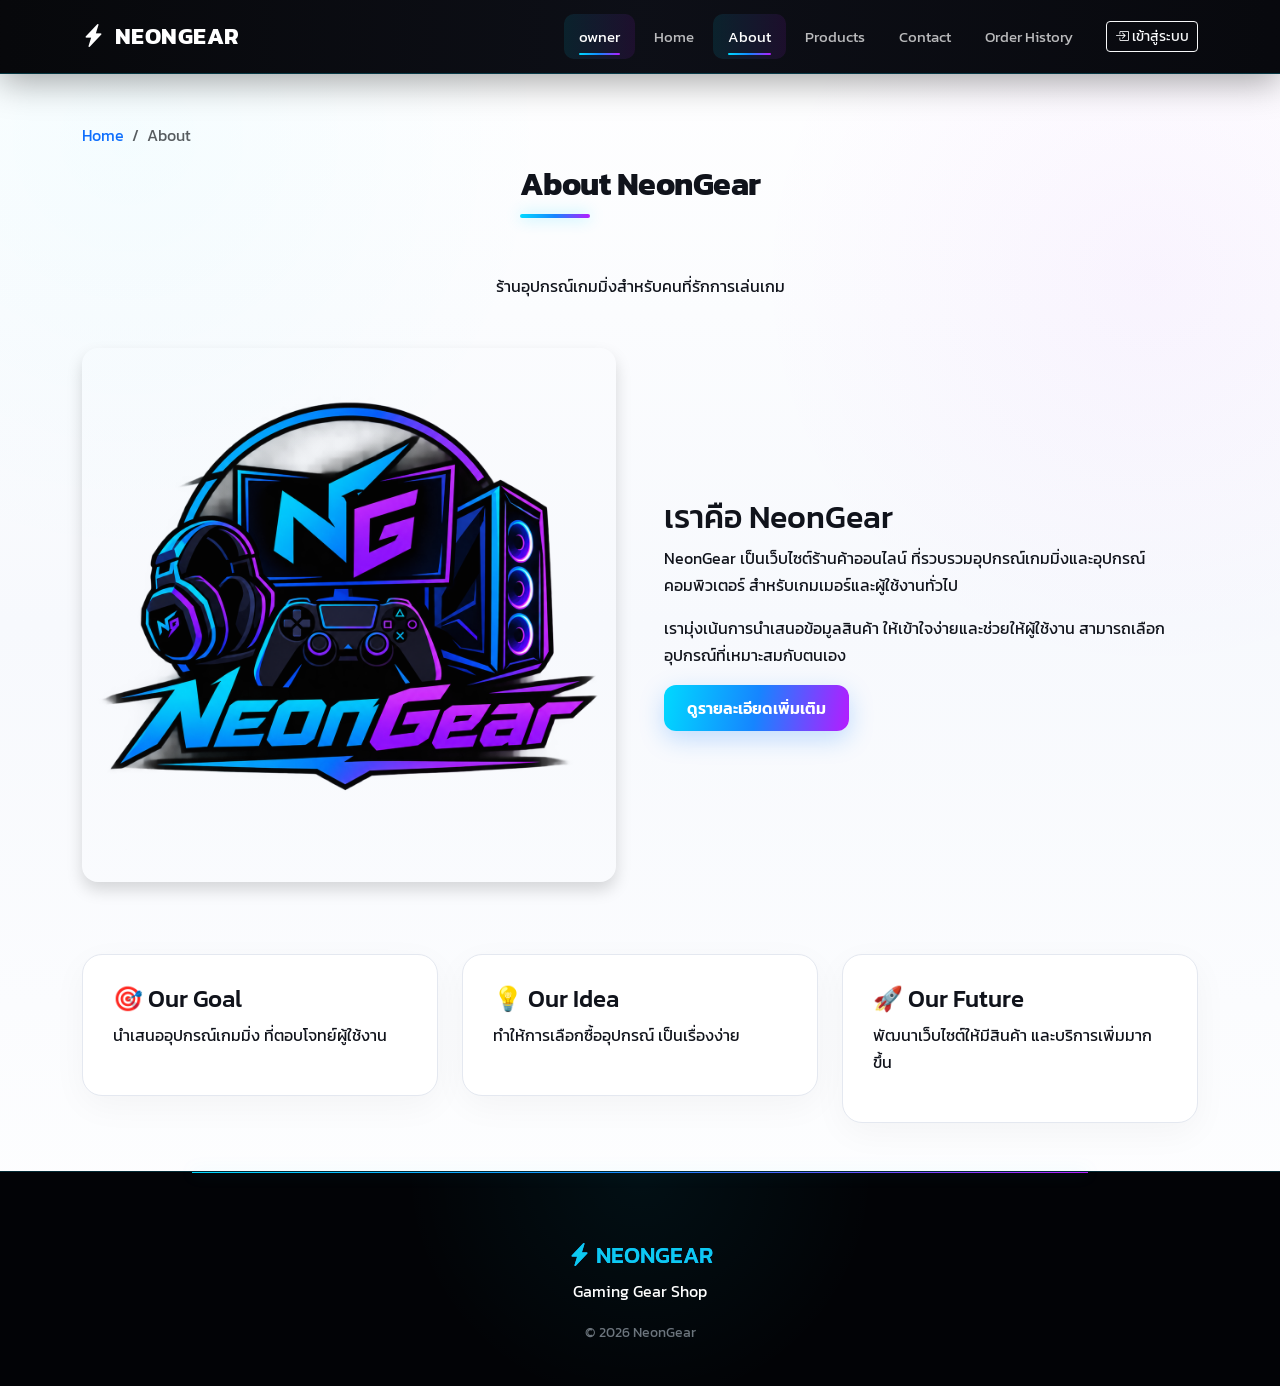
<file: about.html>
<!DOCTYPE html>
<html lang="th">

<head>

    <meta charset="UTF-8">

    <meta
        name="viewport"
        content="width=device-width, initial-scale=1.0">

    <title>About | NeonGear</title>


    <!-- Bootstrap -->
    <link
        href="https://cdn.jsdelivr.net/npm/bootstrap@5.3.3/dist/css/bootstrap.min.css"
        rel="stylesheet">


    <!-- Bootstrap Icons -->
    <link
        rel="stylesheet"
        href="https://cdn.jsdelivr.net/npm/bootstrap-icons@1.11.3/font/bootstrap-icons.min.css">


    <!-- NeonGear CSS -->
    <link
        rel="stylesheet"
        href="css/style.css">

</head>


<body>


<!-- =====================================================
     NAVBAR
====================================================== -->

<nav
    class="navbar navbar-expand-lg navbar-dark bg-black sticky-top">

    <div class="container">


        <!-- LOGO -->

        <a
            class="navbar-brand fw-bold text-info"
            href="index.html">
<i class="bi bi-lightning-charge-fill"></i>
         NEONGEAR

        </a>


        <!-- MOBILE MENU -->

        <button
            class="navbar-toggler"
            type="button"
            data-bs-toggle="collapse"
            data-bs-target="#navbarNav"
            aria-controls="navbarNav"
            aria-expanded="false"
            aria-label="Toggle navigation">

            <span class="navbar-toggler-icon"></span>

        </button>


        <!-- NAVIGATION -->

        <div
            class="collapse navbar-collapse"
            id="navbarNav">

            <ul
                class="navbar-nav ms-auto align-items-lg-center">

                <li class="nav-item">
                    <a class="nav-link active" href="owner.html">
                        owner
                    </a>
                </li>


                <!-- HOME -->

                <li class="nav-item">

                    <a
                        class="nav-link"
                        href="index.html">


                        Home

                    </a>

                </li>


                <!-- ABOUT -->

                <li class="nav-item">

                    <a
                        class="nav-link active"
                        href="about.html">


                        About

                    </a>

                </li>


                <!-- PRODUCTS -->

                <li class="nav-item">

                    <a
                        class="nav-link"
                        href="products.html">

                        Products

                    </a>

                </li>


                <!-- CONTACT -->

                <li class="nav-item">

                    <a
                        class="nav-link"
                        href="contact.html">

    
                        Contact

                    </a>

                </li>

                 <a
                        class="nav-link"
                        href="my-orders.html">

                        Order History

                    </a>


               


                <!-- MEMBER / LOGIN -->

                <li
                    class="nav-item ms-lg-3 mt-2 mt-lg-0"
                    id="navbarMemberArea">


                    <!--
                        auth.js จะเปลี่ยนส่วนนี้
                        ตามสถานะ Login
                    -->

                    <div class="d-flex gap-2">

                        <a
                            href="login.html"
                            class="btn btn-outline-light btn-sm">

                            <i class="bi bi-box-arrow-in-right"></i>

                            เข้าสู่ระบบ

                        </a>


                    </div>

                </li>


            </ul>

        </div>

    </div>

</nav>



<!-- =====================================================
     MAIN
====================================================== -->

<div class="container py-5">


    <!-- BREADCRUMB -->

    <nav aria-label="breadcrumb">

        <ol class="breadcrumb">

            <li class="breadcrumb-item">

                <a
                    href="index.html">

                    Home

                </a>

            </li>


            <li
                class="breadcrumb-item active"
                aria-current="page">

                About

            </li>

        </ol>

    </nav>



    <!-- =================================================
         TITLE
    ================================================== -->

    <div
        class="text-center mb-5">


        <h1 class="section-title">

            About NeonGear

        </h1>


        <p>

            ร้านอุปกรณ์เกมมิ่งสำหรับคนที่รักการเล่นเกม

        </p>

    </div>



    <!-- =================================================
         ABOUT CONTENT
    ================================================== -->

    <div
        class="row align-items-center g-5">


        <!-- IMAGE -->

        <div class="col-md-6">

            <img
                src="อินเมจ/ChatGPT Image 21 ก.ย. 2569 10_19_33.png"
                class="img-fluid rounded-4 shadow"
                alt="NeonGear Gaming Setup">

        </div>



        <!-- TEXT -->

        <div class="col-md-6">


            <h2>

                เราคือ NeonGear

            </h2>


            <p>

                NeonGear เป็นเว็บไซต์ร้านค้าออนไลน์
                ที่รวบรวมอุปกรณ์เกมมิ่งและอุปกรณ์คอมพิวเตอร์
                สำหรับเกมเมอร์และผู้ใช้งานทั่วไป

            </p>


            <p>

                เรามุ่งเน้นการนำเสนอข้อมูลสินค้า
                ให้เข้าใจง่ายและช่วยให้ผู้ใช้งาน
                สามารถเลือกอุปกรณ์ที่เหมาะสมกับตนเอง

            </p>


            <button
                class="btn btn-neon"
                data-bs-toggle="modal"
                data-bs-target="#infoModal">

                ดูรายละเอียดเพิ่มเติม

            </button>

        </div>

    </div>



    <!-- =================================================
         INFORMATION
    ================================================== -->

    <div
        class="row g-4 mt-5">


        <!-- GOAL -->

        <div class="col-md-4">

            <div class="info-card">

                <h4>

                    🎯 Our Goal

                </h4>


                <p>

                    นำเสนออุปกรณ์เกมมิ่ง
                    ที่ตอบโจทย์ผู้ใช้งาน

                </p>

            </div>

        </div>



        <!-- IDEA -->

        <div class="col-md-4">

            <div class="info-card">

                <h4>

                    💡 Our Idea

                </h4>


                <p>

                    ทำให้การเลือกซื้ออุปกรณ์
                    เป็นเรื่องง่าย

                </p>

            </div>

        </div>



        <!-- FUTURE -->

        <div class="col-md-4">

            <div class="info-card">

                <h4>

                    🚀 Our Future

                </h4>


                <p>

                    พัฒนาเว็บไซต์ให้มีสินค้า
                    และบริการเพิ่มมากขึ้น

                </p>

            </div>

        </div>

    </div>

</div>



<!-- =====================================================
     INFORMATION MODAL
====================================================== -->

<div
    class="modal fade"
    id="infoModal"
    tabindex="-1"
    aria-labelledby="infoModalLabel"
    aria-hidden="true">


    <div class="modal-dialog">


        <div
            class="modal-content bg-dark text-light">


            <!-- HEADER -->

            <div class="modal-header">


                <h5
                    class="modal-title"
                    id="infoModalLabel">

                    About NeonGear

                </h5>


                <button
                    type="button"
                    class="btn-close btn-close-white"
                    data-bs-dismiss="modal"
                    aria-label="Close">

                </button>

            </div>



            <!-- BODY -->

            <div class="modal-body">

                เว็บไซต์ตัวอย่างสำหรับโปรเจกต์
                Bootstrap 5 Gaming Gear Shop

            </div>

        </div>

    </div>

</div>



<!-- =====================================================
     FOOTER
====================================================== -->

<footer
    class="footer text-center">


    <h5 class="text-info">

        <i class="bi bi-lightning-charge-fill"></i> NEONGEAR

    </h5>


    <p>

        Gaming Gear Shop

    </p>


    <p class="small text-secondary">

        © 2026 NeonGear

    </p>

</footer>



<!-- =====================================================
     SCRIPTS
====================================================== -->

<!-- Bootstrap -->

<script
    src="https://cdn.jsdelivr.net/npm/bootstrap@5.3.3/dist/js/bootstrap.bundle.min.js">
</script>


<!-- NeonGear -->

<script src="js/script.js"></script>

<script src="js/auth.js"></script>


</body>

</html>
</file>
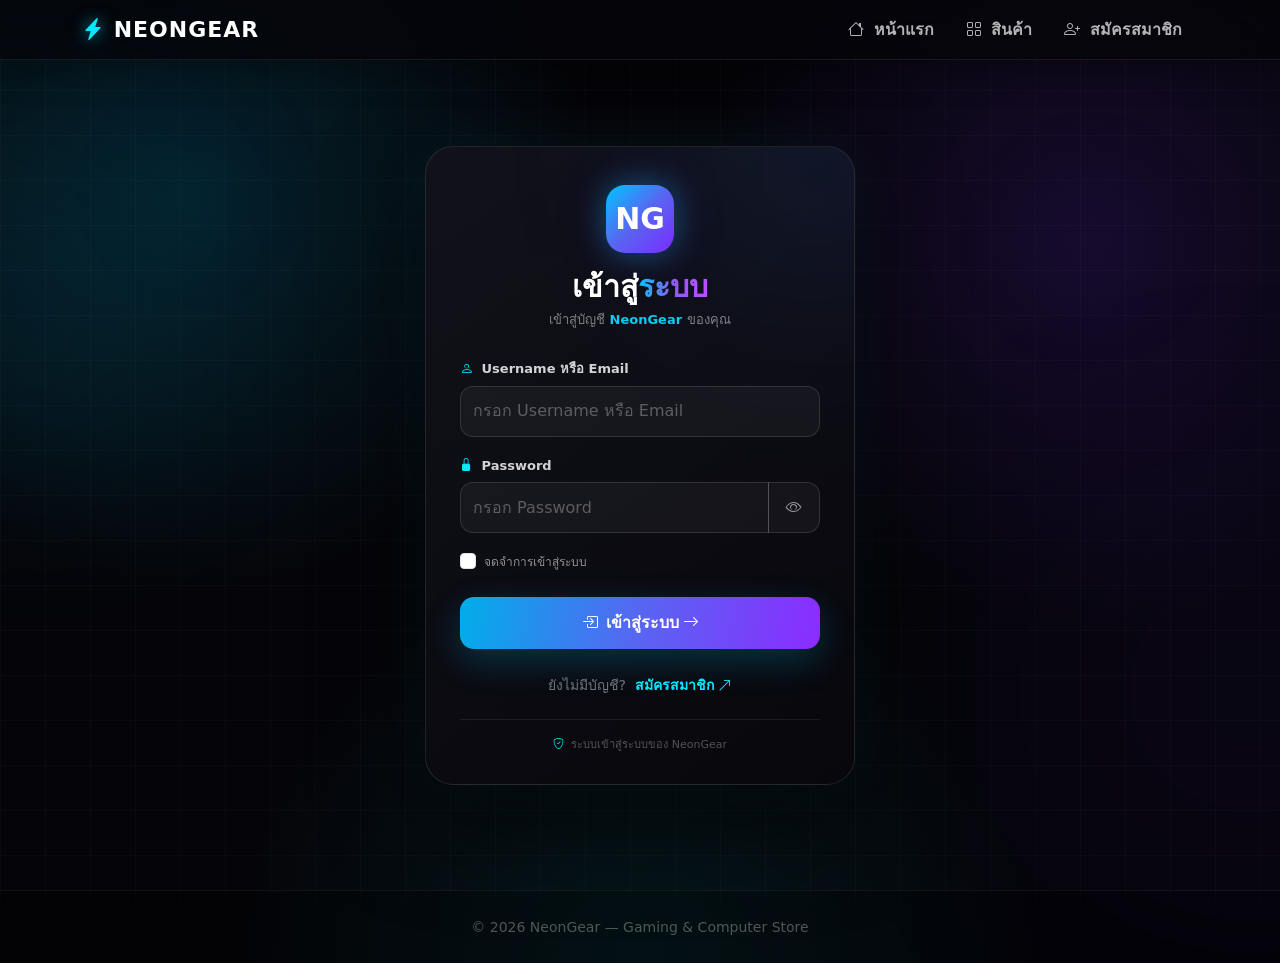
<file: admin-members.html>
<!DOCTYPE html>
<html lang="th">
<head>
    <meta charset="UTF-8">
    <meta name="viewport" content="width=device-width, initial-scale=1.0">

    <title>NeonGear | จัดการสมาชิก</title>

    <link
        href="https://cdn.jsdelivr.net/npm/bootstrap@5.3.3/dist/css/bootstrap.min.css"
        rel="stylesheet"
    >

    <link
        rel="stylesheet"
        href="https://cdn.jsdelivr.net/npm/bootstrap-icons@1.11.3/font/bootstrap-icons.min.css"
    >

    <link rel="stylesheet" href="css/admin-members.css">
</head>

<body>

    <!-- =========================
         NAVBAR
    ========================== -->
    <nav class="navbar navbar-expand-lg navbar-dark ng-navbar">
        <div class="container">

            <a class="navbar-brand" href="index.html">
                <span class="brand-neon">NEON</span>GEAR
            </a>

            <button
                class="navbar-toggler"
                type="button"
                data-bs-toggle="collapse"
                data-bs-target="#adminNavbar"
            >
                <span class="navbar-toggler-icon"></span>
            </button>

            <div class="collapse navbar-collapse" id="adminNavbar">

                <ul class="navbar-nav ms-auto align-items-lg-center">

                    <li class="nav-item">
                        <a class="nav-link" href="orders.html">
                            <i class="bi bi-box-seam"></i>
                            คำสั่งซื้อ
                        </a>
                    </li>

                    <li class="nav-item">
                        <a class="nav-link active" href="admin-members.html">
                            <i class="bi bi-people"></i>
                            สมาชิก
                        </a>
                    </li>

                    <li class="nav-item ms-lg-3">
                        <button
                            class="btn btn-outline-danger btn-sm"
                            onclick="logoutUser()"
                        >
                            <i class="bi bi-box-arrow-right"></i>
                            ออกจากระบบ
                        </button>
                    </li>

                </ul>

            </div>
        </div>
    </nav>


    <!-- =========================
         MAIN
    ========================== -->
    <main class="admin-members-page">

        <div class="container py-5">

            <!-- HEADER -->
            <div class="page-header mb-4">

                <div>
                    <span class="admin-label">
                        <i class="bi bi-shield-lock-fill"></i>
                        ADMIN PANEL
                    </span>

                    <h1>
                        จัดการสมาชิก
                    </h1>

                    <p>
                        ดู ค้นหา เปลี่ยนสิทธิ์ และจัดการบัญชีสมาชิก NeonGear
                    </p>
                </div>

                <div class="member-count-box">
                    <span>สมาชิกทั้งหมด</span>
                    <strong id="totalMembers">0</strong>
                </div>

            </div>


            <!-- SEARCH -->
            <section class="control-panel">

                <div class="search-box">

                    <i class="bi bi-search"></i>

                    <input
                        type="text"
                        id="memberSearch"
                        placeholder="ค้นหาชื่อ, Email หรือ Username..."
                        autocomplete="off"
                    >

                </div>

                <select id="roleFilter" class="role-filter">

                    <option value="all">
                        ทุก Role
                    </option>

                    <option value="member">
                        Member
                    </option>

                    <option value="admin">
                        Admin
                    </option>

                </select>

            </section>


            <!-- MEMBER TABLE -->
            <section class="members-card">

                <div class="table-responsive">

                    <table class="table members-table align-middle">

                        <thead>

                            <tr>

                                <th>#</th>

                                <th>สมาชิก</th>

                                <th>Username</th>

                                <th>Email</th>

                                <th>Role</th>

                                <th>สมัครเมื่อ</th>

                                <th class="text-center">
                                    จัดการ
                                </th>

                            </tr>

                        </thead>

                        <tbody id="membersTableBody">

                            <!-- JS จะสร้างข้อมูลตรงนี้ -->

                        </tbody>

                    </table>

                </div>


                <!-- EMPTY STATE -->
                <div
                    id="emptyMembers"
                    class="empty-members d-none"
                >

                    <i class="bi bi-person-x"></i>

                    <h3>ไม่พบสมาชิก</h3>

                    <p>
                        ลองเปลี่ยนคำค้นหาหรือตัวกรอง Role
                    </p>

                </div>

            </section>

        </div>

    </main>


    <!-- =========================
         ROLE MODAL
    ========================== -->
    <div
        class="modal fade"
        id="roleModal"
        tabindex="-1"
    >

        <div class="modal-dialog modal-dialog-centered">

            <div class="modal-content admin-modal">

                <div class="modal-header">

                    <h5 class="modal-title">
                        <i class="bi bi-shield-check"></i>
                        เปลี่ยนสิทธิ์สมาชิก
                    </h5>

                    <button
                        type="button"
                        class="btn-close btn-close-white"
                        data-bs-dismiss="modal"
                    ></button>

                </div>

                <div class="modal-body">

                    <p>
                        ต้องการเปลี่ยน Role ของ
                        <strong id="roleMemberName"></strong>
                        หรือไม่?
                    </p>

                    <div class="role-preview">

                        <span id="currentRolePreview">
                            Member
                        </span>

                        <i class="bi bi-arrow-right"></i>

                        <span id="newRolePreview">
                            Admin
                        </span>

                    </div>

                </div>

                <div class="modal-footer">

                    <button
                        type="button"
                        class="btn btn-secondary"
                        data-bs-dismiss="modal"
                    >
                        ยกเลิก
                    </button>

                    <button
                        type="button"
                        class="btn btn-neon"
                        id="confirmRoleBtn"
                    >
                        ยืนยัน
                    </button>

                </div>

            </div>

        </div>

    </div>


    <!-- =========================
         DELETE MODAL
    ========================== -->
    <div
        class="modal fade"
        id="deleteModal"
        tabindex="-1"
    >

        <div class="modal-dialog modal-dialog-centered">

            <div class="modal-content admin-modal delete-modal">

                <div class="modal-header">

                    <h5 class="modal-title">
                        <i class="bi bi-trash3"></i>
                        ลบสมาชิก
                    </h5>

                    <button
                        type="button"
                        class="btn-close btn-close-white"
                        data-bs-dismiss="modal"
                    ></button>

                </div>

                <div class="modal-body">

                    <p>
                        คุณกำลังจะลบสมาชิก
                        <strong id="deleteMemberName"></strong>
                    </p>

                    <div class="warning-box">

                        <i class="bi bi-exclamation-triangle-fill"></i>

                        <span>
                            การลบสมาชิกไม่สามารถย้อนกลับได้
                        </span>

                    </div>

                </div>

                <div class="modal-footer">

                    <button
                        type="button"
                        class="btn btn-secondary"
                        data-bs-dismiss="modal"
                    >
                        ยกเลิก
                    </button>

                    <button
                        type="button"
                        class="btn btn-danger"
                        id="confirmDeleteBtn"
                    >
                        <i class="bi bi-trash3"></i>
                        ลบสมาชิก
                    </button>

                </div>

            </div>

        </div>

    </div>


    <!-- SCRIPTS -->

    <script src="https://cdn.jsdelivr.net/npm/bootstrap@5.3.3/dist/js/bootstrap.bundle.min.js"></script>

    <script src="js/script.js"></script>

    <script src="js/auth.js"></script>

    <script src="js/admin-members.js"></script>

</body>
</html>
</file>
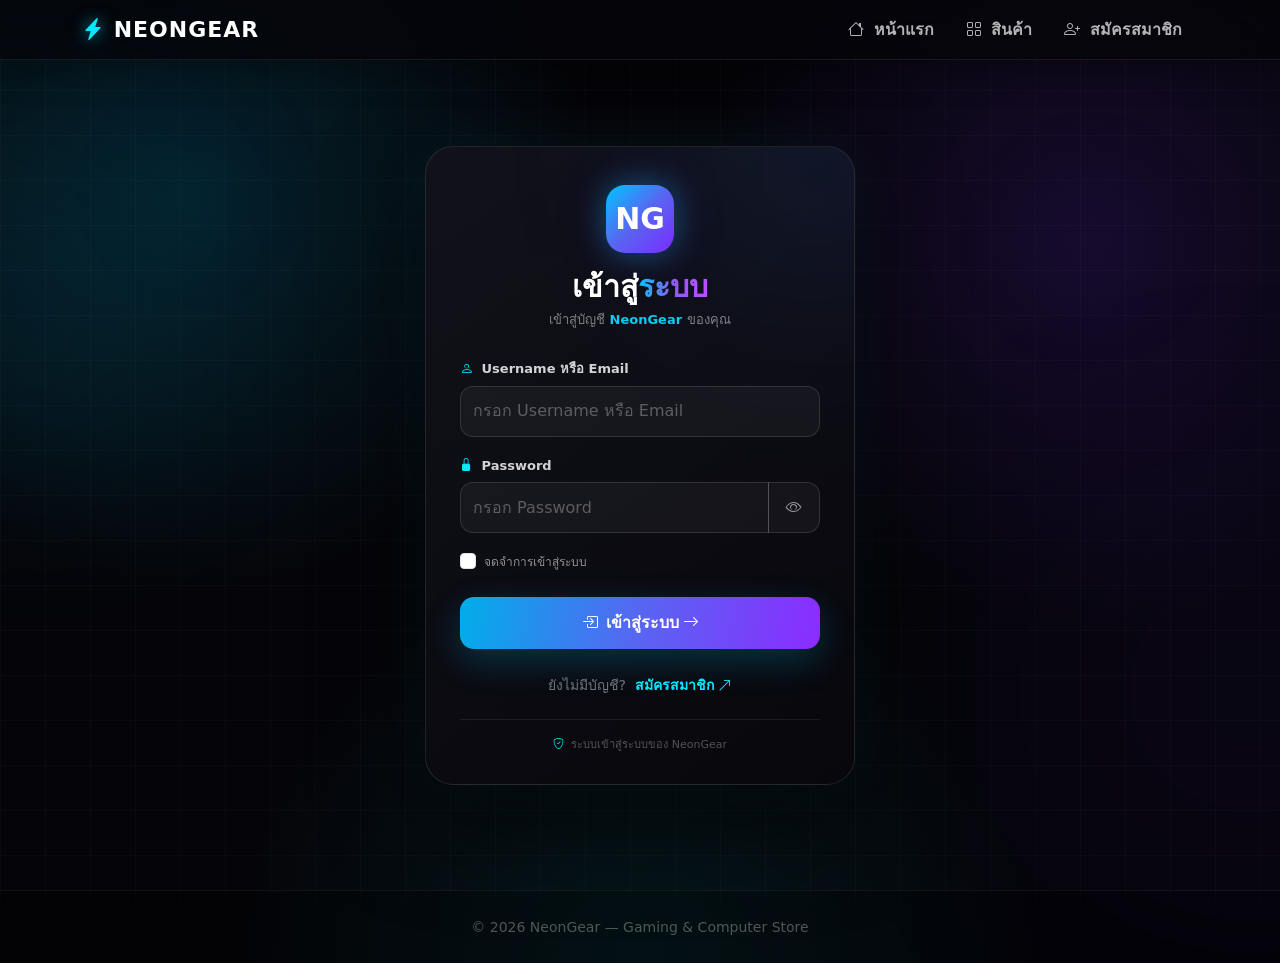
<file: admin-products.html>
<!DOCTYPE html>
<html lang="th">

<head>
    <meta charset="UTF-8">
    <meta name="viewport" content="width=device-width, initial-scale=1.0">

    <title>NeonGear — จัดการสินค้า</title>

    <!-- Bootstrap -->
    <link
        href="https://cdn.jsdelivr.net/npm/bootstrap@5.3.3/dist/css/bootstrap.min.css"
        rel="stylesheet"
    >

    <!-- Bootstrap Icons -->
    <link
        rel="stylesheet"
        href="https://cdn.jsdelivr.net/npm/bootstrap-icons@1.11.3/font/bootstrap-icons.min.css"
    >

    <!-- Admin Products CSS -->
    <link rel="stylesheet" href="css/admin-products.css">
</head>

<body>

<!-- =====================================================
     NAVBAR
===================================================== -->

<nav class="navbar navbar-expand-lg navbar-dark sticky-top">

    <div class="container-fluid px-4">

        <a class="navbar-brand" href="index.html">
            <span>NEON</span>GEAR
        </a>

        <button
            class="navbar-toggler"
            type="button"
            data-bs-toggle="collapse"
            data-bs-target="#adminNavbar"
            aria-controls="adminNavbar"
            aria-expanded="false"
            aria-label="Toggle navigation"
        >
            <span class="navbar-toggler-icon"></span>
        </button>

        <div class="collapse navbar-collapse" id="adminNavbar">

            <ul class="navbar-nav me-auto mb-2 mb-lg-0">

                <li class="nav-item">
                    <a class="nav-link" href="orders.html">
                        <i class="bi bi-receipt"></i>
                        คำสั่งซื้อ
                    </a>
                </li>

                <li class="nav-item">
                    <a class="nav-link" href="admin-members.html">
                        <i class="bi bi-people"></i>
                        สมาชิก
                    </a>
                </li>

                <li class="nav-item">
                    <a
                        class="nav-link active"
                        href="admin-products.html"
                    >
                        <i class="bi bi-box-seam"></i>
                        สินค้า
                    </a>
                </li>

            </ul>

            <div class="d-flex align-items-center gap-2">

                <span
                    id="adminNameDisplay"
                    class="admin-name"
                >
                    <i class="bi bi-shield-lock"></i>
                    Admin
                </span>

                <button
                    type="button"
                    class="btn btn-outline-danger btn-sm"
                    id="adminLogoutBtn"
                >
                    <i class="bi bi-box-arrow-right"></i>
                    ออกจากระบบ
                </button>

            </div>

        </div>
    </div>

</nav>


<!-- =====================================================
     MAIN
===================================================== -->

<main class="admin-products-page">

    <!-- PAGE HEADER -->

    <section class="admin-page-header">

        <div class="d-flex align-items-center gap-3">

            <div class="admin-title-icon">
                <i class="bi bi-box-seam"></i>
            </div>

            <div>

                <h1>
                    จัดการ<span>สินค้า</span>
                </h1>

                <p>
                    เพิ่ม แก้ไข ลบ และจัดการสถานะสินค้าของ NeonGear
                </p>

            </div>

        </div>

        <button
            type="button"
            class="btn btn-neon"
            id="addProductBtn"
        >
            <i class="bi bi-plus-lg"></i>
            เพิ่มสินค้า
        </button>

    </section>


    <!-- =================================================
         PRODUCT STATISTICS
    ================================================== -->

    <section class="product-stat-grid">

        <div class="product-stat-card">

            <div class="stat-icon cyan">
                <i class="bi bi-box"></i>
            </div>

            <div>

                <span class="stat-label">
                    สินค้าทั้งหมด
                </span>

                <strong id="totalProducts">
                    0
                </strong>

            </div>

        </div>


        <div class="product-stat-card">

            <div class="stat-icon green">
                <i class="bi bi-check-circle"></i>
            </div>

            <div>

                <span class="stat-label">
                    เปิดขาย
                </span>

                <strong id="activeProducts">
                    0
                </strong>

            </div>

        </div>


        <div class="product-stat-card">

            <div class="stat-icon purple">
                <i class="bi bi-pause-circle"></i>
            </div>

            <div>

                <span class="stat-label">
                    ปิดขาย
                </span>

                <strong id="inactiveProducts">
                    0
                </strong>

            </div>

        </div>


        <div class="product-stat-card">

            <div class="stat-icon orange">
                <i class="bi bi-boxes"></i>
            </div>

            <div>

                <span class="stat-label">
                    สินค้าใกล้หมด
                </span>

                <strong id="lowStockProducts">
                    0
                </strong>

            </div>

        </div>

    </section>


    <!-- =================================================
         SEARCH / FILTER
    ================================================== -->

    <section class="product-filter-panel">

        <div class="row g-3 align-items-end">

            <div class="col-lg-6">

                <label for="productSearch">
                    <i class="bi bi-search"></i>
                    ค้นหาสินค้า
                </label>

                <div class="search-box">

                    <i class="bi bi-search"></i>

                    <input
                        type="text"
                        id="productSearch"
                        class="form-control"
                        placeholder="ค้นหาชื่อสินค้า / รหัสสินค้า..."
                    >

                </div>

            </div>


            <div class="col-md-6 col-lg-3">

                <label for="categoryFilter">
                    หมวดหมู่
                </label>

                <select
                    id="categoryFilter"
                    class="form-select"
                >

                    <option value="all">
                        ทุกหมวดหมู่
                    </option>

                    <option value="computer">
                        🖥️ คอมพิวเตอร์
                    </option>

                    <option value="accessories">
                        🔧 อุปกรณ์เสริม
                    </option>

                    <option value="decoration">
                        ✨ ของตกแต่ง
                    </option>

                    <option value="mouse">
                        Gaming Mouse
                    </option>

                    <option value="keyboard">
                        Gaming Keyboard
                    </option>

                    <option value="headset">
                        Gaming Headset
                    </option>

                    <option value="monitor">
                        Gaming Monitor
                    </option>

                    <option value="controller">
                        Game Controller
                    </option>

                    <option value="webcam">
                        Webcam
                    </option>

                    <option value="ram">
                        Gaming RAM
                    </option>

                    <option value="other">
                        อื่น ๆ
                    </option>

                </select>

            </div>


            <div class="col-md-6 col-lg-3">

                <label for="statusFilter">
                    สถานะ
                </label>

                <select
                    id="statusFilter"
                    class="form-select"
                >

                    <option value="all">
                        ทุกสถานะ
                    </option>

                    <option value="active">
                        เปิดขาย
                    </option>

                    <option value="inactive">
                        ปิดขาย
                    </option>

                    <option value="low">
                        สินค้าใกล้หมด
                    </option>

                </select>

            </div>

        </div>

    </section>


    <!-- =================================================
         PRODUCT TABLE
    ================================================== -->

    <section class="products-table-card">

        <div class="table-responsive">

            <table class="table products-table">

                <thead>

                    <tr>

                        <th>
                            #
                        </th>

                        <th>
                            สินค้า
                        </th>

                        <th>
                            หมวดหมู่
                        </th>

                        <th>
                            ราคา
                        </th>

                        <th>
                            สต็อก
                        </th>

                        <th>
                            สถานะ
                        </th>

                        <th>
                            อัปเดตล่าสุด
                        </th>

                        <th>
                            จัดการ
                        </th>

                    </tr>

                </thead>

                <tbody id="productsTableBody">
                    <!-- JS จะสร้างข้อมูลตรงนี้ -->
                </tbody>

            </table>

        </div>


        <!-- EMPTY -->

        <div
            id="emptyProducts"
            class="empty-products d-none"
        >

            <i class="bi bi-box-seam"></i>

            <h4>
                ไม่พบสินค้า
            </h4>

            <p>
                ลองเปลี่ยนคำค้นหาหรือตัวกรอง
            </p>

        </div>

    </section>

</main>


<!-- =====================================================
     ADD / EDIT PRODUCT MODAL
===================================================== -->

<div
    class="modal fade"
    id="productModal"
    tabindex="-1"
    aria-hidden="true"
>

    <div class="modal-dialog modal-lg modal-dialog-centered">

        <div class="modal-content">

            <div class="modal-header">

                <h5 class="modal-title">

                    <i class="bi bi-box-seam"></i>

                    <span id="productModalTitle">
                        เพิ่มสินค้า
                    </span>

                </h5>

                <button
                    type="button"
                    class="btn-close"
                    data-bs-dismiss="modal"
                    aria-label="Close"
                ></button>

            </div>


            <div class="modal-body">

                <form id="productForm">

                    <input
                        type="hidden"
                        id="productId"
                    >


                    <div class="row g-3">


                        <!-- PRODUCT NAME -->

                        <div class="col-md-8">

                            <label
                                for="productName"
                                class="form-label"
                            >
                                ชื่อสินค้า
                            </label>

                            <input
                                type="text"
                                id="productName"
                                class="form-control"
                                placeholder="เช่น NeonGear RGB Gaming Mouse"
                                required
                            >

                        </div>


                        <!-- PRODUCT CODE -->

                        <div class="col-md-4">

                            <label
                                for="productCode"
                                class="form-label"
                            >
                                รหัสสินค้า
                            </label>

                            <input
                                type="text"
                                id="productCode"
                                class="form-control"
                                placeholder="NG-MOUSE-001"
                                required
                            >

                        </div>


                        <!-- CATEGORY -->

                        <div class="col-md-6">

                            <label
                                for="productCategory"
                                class="form-label"
                            >
                                หมวดหมู่
                            </label>

                            <select
                                id="productCategory"
                                class="form-select"
                                required
                            >

                                <option value="">
                                    เลือกหมวดหมู่
                                </option>

                                <option value="computer">
                                    🖥️ คอมพิวเตอร์
                                </option>

                                <option value="accessories">
                                    🔧 อุปกรณ์เสริม
                                </option>

                                <option value="decoration">
                                    ✨ ของตกแต่ง
                                </option>

                                <option value="mouse">
                                    Gaming Mouse
                                </option>

                                <option value="keyboard">
                                    Gaming Keyboard
                                </option>

                                <option value="headset">
                                    Gaming Headset
                                </option>

                                <option value="monitor">
                                    Gaming Monitor
                                </option>

                                <option value="controller">
                                    Game Controller
                                </option>

                                <option value="webcam">
                                    Webcam
                                </option>

                                <option value="ram">
                                    Gaming RAM
                                </option>

                                <option value="other">
                                    อื่น ๆ
                                </option>

                            </select>

                        </div>


                        <!-- PRICE -->

                        <div class="col-md-6">

                            <label
                                for="productPrice"
                                class="form-label"
                            >
                                ราคา (บาท)
                            </label>

                            <input
                                type="number"
                                id="productPrice"
                                class="form-control"
                                min="0"
                                step="1"
                                placeholder="1290"
                                required
                            >

                        </div>


                        <!-- STOCK -->

                        <div class="col-md-6">

                            <label
                                for="productStock"
                                class="form-label"
                            >
                                จำนวนสต็อก
                            </label>

                            <input
                                type="number"
                                id="productStock"
                                class="form-control"
                                min="0"
                                step="1"
                                placeholder="50"
                                required
                            >

                        </div>


                        <!-- STATUS -->

                        <div class="col-md-6">

                            <label
                                for="productStatus"
                                class="form-label"
                            >
                                สถานะสินค้า
                            </label>

                            <select
                                id="productStatus"
                                class="form-select"
                            >

                                <option value="active">
                                    เปิดขาย
                                </option>

                                <option value="inactive">
                                    ปิดขาย
                                </option>

                            </select>

                        </div>


                        <!-- =================================================
                             IMAGE UPLOAD
                        ================================================== -->

                        <div class="col-12">

                            <label
                                for="productImageFile"
                                class="form-label"
                            >
                                <i class="bi bi-image"></i>
                                รูปสินค้า
                            </label>


                            <div class="image-upload-box">

                                <input
                                    type="file"
                                    id="productImageFile"
                                    class="form-control"
                                    accept="image/png,image/jpeg,image/webp"
                                >

                            </div>


                            <small class="text-secondary d-block mt-2">

                                <i class="bi bi-info-circle"></i>

                                รองรับ PNG, JPG, JPEG และ WEBP
                                — สามารถเลือกรูปจากคอมพิวเตอร์ได้

                            </small>


                            <!--
                                เก็บ path / Base64
                            -->

                            <input
                                type="hidden"
                                id="productImage"
                            >


                            <!-- IMAGE PREVIEW -->

                            <div
                                id="productImagePreviewBox"
                                class="mt-3"
                                style="
                                    display:none;
                                    padding:15px;
                                    border:1px solid rgba(0,217,255,.20);
                                    border-radius:16px;
                                    background:
                                        linear-gradient(
                                            145deg,
                                            rgba(0,217,255,.05),
                                            rgba(181,28,255,.04)
                                        );
                                "
                            >

                                <div
                                    class="small text-info mb-2"
                                >

                                    <i class="bi bi-eye"></i>

                                    ตัวอย่างรูปสินค้า

                                </div>


                                <img
                                    id="productImagePreview"
                                    src=""
                                    alt="ตัวอย่างรูปสินค้า"
                                    style="
                                        width:220px;
                                        height:160px;
                                        object-fit:contain;
                                        display:block;
                                        border-radius:12px;
                                        background:#05070b;
                                        border:1px solid rgba(0,217,255,.18);
                                        box-shadow:
                                            0 0 20px rgba(0,217,255,.08);
                                    "
                                >

                            </div>

                        </div>


                        <!-- DESCRIPTION -->

                        <div class="col-12">

                            <label
                                for="productDescription"
                                class="form-label"
                            >
                                รายละเอียดสินค้า
                            </label>

                            <textarea
                                id="productDescription"
                                class="form-control"
                                rows="4"
                                placeholder="รายละเอียดสินค้า..."
                            ></textarea>

                        </div>


                    </div>

                </form>

            </div>


            <div class="modal-footer">

                <button
                    type="button"
                    class="btn btn-secondary-neon"
                    data-bs-dismiss="modal"
                >
                    <i class="bi bi-x-lg"></i>
                    ยกเลิก
                </button>

                <button
                    type="button"
                    class="btn btn-neon"
                    id="saveProductBtn"
                >
                    <i class="bi bi-check-lg"></i>
                    บันทึกสินค้า
                </button>

            </div>

        </div>

    </div>

</div>


<!-- =====================================================
     DELETE PRODUCT MODAL
===================================================== -->

<div
    class="modal fade"
    id="deleteProductModal"
    tabindex="-1"
    aria-hidden="true"
>

    <div class="modal-dialog modal-dialog-centered">

        <div class="modal-content">

            <div class="modal-header">

                <h5 class="modal-title text-danger">

                    <i class="bi bi-trash3"></i>
                    ลบสินค้า

                </h5>

                <button
                    type="button"
                    class="btn-close"
                    data-bs-dismiss="modal"
                    aria-label="Close"
                ></button>

            </div>


            <div class="modal-body text-center">

                <div class="delete-icon">

                    <i class="bi bi-exclamation-triangle"></i>

                </div>

                <p>
                    คุณต้องการลบสินค้า
                </p>

                <strong
                    id="deleteProductName"
                    class="delete-product-name"
                >
                    -
                </strong>

                <p class="delete-warning">
                    การดำเนินการนี้ไม่สามารถย้อนกลับได้
                </p>

            </div>


            <div class="modal-footer">

                <button
                    type="button"
                    class="btn btn-secondary-neon"
                    data-bs-dismiss="modal"
                >
                    ยกเลิก
                </button>

                <button
                    type="button"
                    class="btn btn-danger-neon"
                    id="confirmDeleteProductBtn"
                >
                    <i class="bi bi-trash3"></i>
                    ลบสินค้า
                </button>

            </div>

        </div>

    </div>

</div>


<!-- =====================================================
     SCRIPTS
===================================================== -->

<script
    src="https://cdn.jsdelivr.net/npm/bootstrap@5.3.3/dist/js/bootstrap.bundle.min.js"
></script>

<script src="js/script.js"></script>

<script src="js/auth.js"></script>

<script src="js/admin-products.js"></script>

</body>
</html>
</file>
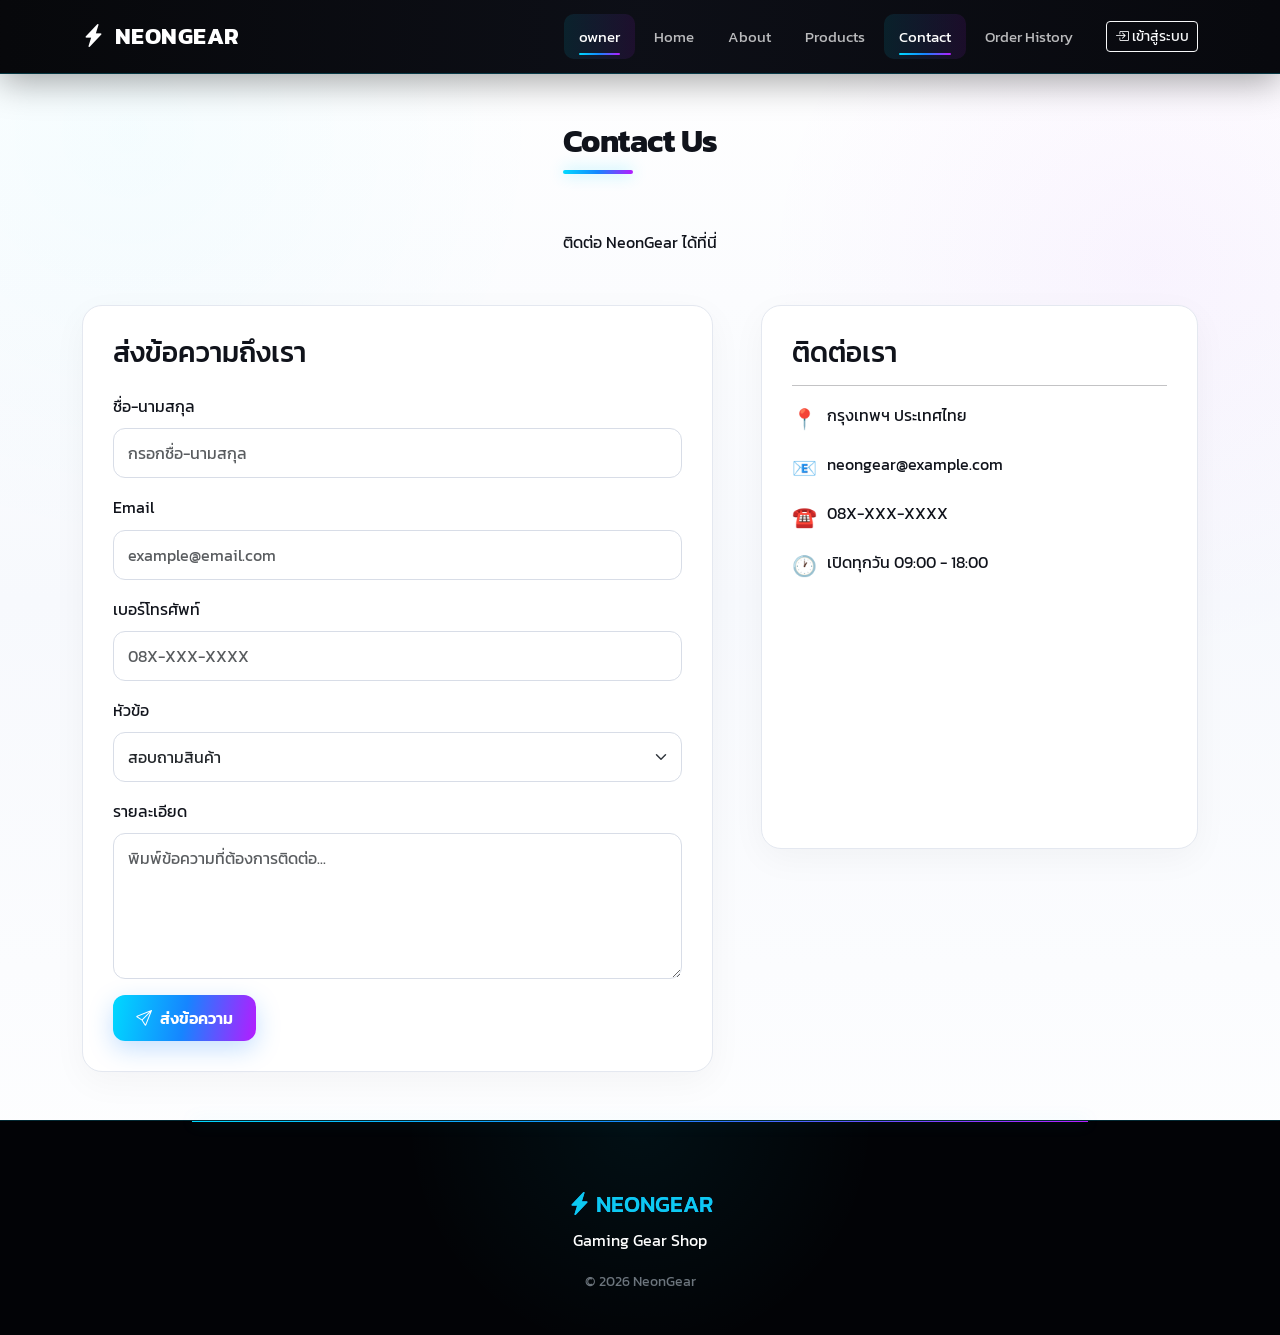
<file: contact.html>
<!DOCTYPE html>
<html lang="th">

<head>

    <meta charset="UTF-8">

    <meta name="viewport"
          content="width=device-width, initial-scale=1.0">

    <title>Contact | NeonGear</title>


    <!-- Bootstrap -->
    <link href="https://cdn.jsdelivr.net/npm/bootstrap@5.3.3/dist/css/bootstrap.min.css"
          rel="stylesheet">


    <!-- Bootstrap Icons -->
    <link rel="stylesheet"
          href="https://cdn.jsdelivr.net/npm/bootstrap-icons@1.11.3/font/bootstrap-icons.min.css">


    <!-- NeonGear CSS -->
    <link rel="stylesheet"
          href="css/style.css">


    <style>

        /* =====================================================
           MEMBER NAVBAR
        ===================================================== */

        #navbarMemberArea {
            display: flex;
            align-items: center;
        }


        #navbarMemberArea .dropdown-menu {
            min-width: 230px;
            border-radius: 14px;
            padding: 8px;
        }


        #navbarMemberArea .dropdown-item {
            border-radius: 9px;
            padding: 9px 12px;
        }


        #navbarMemberArea .dropdown-item:hover {
            background: #f1f1f1;
        }


        #navbarMemberArea .dropdown-header {
            font-weight: 700;
        }


        @media (max-width: 991px) {

            #navbarMemberArea {
                margin-top: 12px;
                padding-bottom: 8px;
            }

            #navbarMemberArea .dropdown-menu {
                width: 100%;
            }

        }


        /* =====================================================
           CONTACT FORM
        ===================================================== */

        .contact-box {
            border-radius: 20px;
        }


        .contact-box .form-control,
        .contact-box .form-select {
            border-radius: 12px;
        }


        .contact-box textarea {
            resize: vertical;
        }


        /* =====================================================
           CONTACT INFO
        ===================================================== */

        .contact-info-item {
            display: flex;
            align-items: flex-start;
            gap: 10px;
            margin-bottom: 15px;
        }


        .contact-info-icon {
            font-size: 20px;
            min-width: 25px;
        }

    </style>

</head>


<body>


<!-- =========================================================
     NAVBAR
========================================================= -->

<nav class="navbar navbar-expand-lg navbar-dark bg-black sticky-top">

    <div class="container">


        <!-- BRAND -->

        <a class="navbar-brand fw-bold text-info"
           href="index.html">

            <i class="bi bi-lightning-charge-fill"></i> NEONGEAR

        </a>


        <!-- MOBILE BUTTON -->

        <button class="navbar-toggler"
                type="button"
                data-bs-toggle="collapse"
                data-bs-target="#navbarNav"
                aria-controls="navbarNav"
                aria-expanded="false"
                aria-label="Toggle navigation">

            <span class="navbar-toggler-icon"></span>

        </button>


        <!-- NAVIGATION -->

        <div class="collapse navbar-collapse"
             id="navbarNav">


            <ul class="navbar-nav ms-auto align-items-lg-center">

                <li class="nav-item">
                    <a class="nav-link active" href="owner.html">
                        owner
                    </a>
                </li>


                <!-- HOME -->

                <li class="nav-item">

                    <a class="nav-link"
                       href="index.html">

                        Home

                    </a>

                </li>


                <!-- ABOUT -->

                <li class="nav-item">

                    <a class="nav-link"
                       href="about.html">

                        About

                    </a>

                </li>


                <!-- PRODUCTS -->

                <li class="nav-item">

                    <a class="nav-link"
                       href="products.html">

                        Products

                    </a>

                </li>


                <!-- CONTACT -->

                <li class="nav-item">

                    <a class="nav-link active"
                       href="contact.html">

                        Contact

                    </a>

                </li>
                 <a
                        class="nav-link"
                        href="my-orders.html">

                        Order History

                    </a>


                <!-- =================================================
                     LOGIN / MEMBER AREA
                ================================================= -->

                <li class="nav-item ms-lg-3">


                    <div id="navbarMemberArea">


                        <!--
                            auth.js จะเปลี่ยนส่วนนี้
                            ตามสถานะ Login
                        -->


                        <div class="d-flex gap-2">


                            <a href="login.html"
                               class="btn btn-outline-light btn-sm">

                                <i class="bi bi-box-arrow-in-right"></i>

                                เข้าสู่ระบบ

                            </a>


                        </div>


                    </div>


                </li>


            </ul>


        </div>

    </div>

</nav>



<!-- =========================================================
     CONTACT CONTENT
========================================================= -->

<div class="container py-5">


    <!-- TITLE -->

    <div class="text-center mb-5">


        <h1 class="section-title">

            Contact Us

        </h1>


        <p>

            ติดต่อ NeonGear ได้ที่นี่

        </p>


    </div>



    <div class="row g-5">


        <!-- =================================================
             CONTACT FORM
        ================================================= -->

        <div class="col-lg-7">


            <div class="contact-box">


                <h3 class="mb-4">

                    ส่งข้อความถึงเรา

                </h3>



                <form id="contactForm">


                    <!-- NAME -->

                    <div class="mb-3">


                        <label class="form-label">

                            ชื่อ-นามสกุล

                        </label>


                        <input type="text"
                               class="form-control"
                               placeholder="กรอกชื่อ-นามสกุล"
                               required>


                    </div>



                    <!-- EMAIL -->

                    <div class="mb-3">


                        <label class="form-label">

                            Email

                        </label>


                        <input type="email"
                               class="form-control"
                               placeholder="example@email.com"
                               required>


                    </div>



                    <!-- PHONE -->

                    <div class="mb-3">


                        <label class="form-label">

                            เบอร์โทรศัพท์

                        </label>


                        <input type="tel"
                               class="form-control"
                               placeholder="08X-XXX-XXXX"
                               required>


                    </div>



                    <!-- SUBJECT -->

                    <div class="mb-3">


                        <label class="form-label">

                            หัวข้อ

                        </label>


                        <select class="form-select">


                            <option>
                                สอบถามสินค้า
                            </option>


                            <option>
                                สอบถามราคา
                            </option>


                            <option>
                                แจ้งปัญหา
                            </option>


                            <option>
                                อื่น ๆ
                            </option>


                        </select>


                    </div>



                    <!-- MESSAGE -->

                    <div class="mb-3">


                        <label class="form-label">

                            รายละเอียด

                        </label>


                        <textarea class="form-control"
                                  rows="5"
                                  placeholder="พิมพ์ข้อความที่ต้องการติดต่อ..."
                                  required></textarea>


                    </div>



                    <!-- SUBMIT -->

                    <button type="submit"
                            class="btn btn-neon">

                        <i class="bi bi-send"></i>

                        ส่งข้อความ

                    </button>


                </form>


            </div>


        </div>



        <!-- =================================================
             CONTACT INFORMATION
        ================================================= -->

        <div class="col-lg-5">


            <div class="contact-box">


                <h3>

                    ติดต่อเรา

                </h3>


                <hr>



                <!-- LOCATION -->

                <div class="contact-info-item">

                    <span class="contact-info-icon">
                        📍
                    </span>

                    <span>
                        กรุงเทพฯ ประเทศไทย
                    </span>

                </div>



                <!-- EMAIL -->

                <div class="contact-info-item">

                    <span class="contact-info-icon">
                        📧
                    </span>

                    <span>
                        neongear@example.com
                    </span>

                </div>



                <!-- PHONE -->

                <div class="contact-info-item">

                    <span class="contact-info-icon">
                        ☎️
                    </span>

                    <span>
                        08X-XXX-XXXX
                    </span>

                </div>



                <!-- OPENING HOURS -->

                <div class="contact-info-item">

                    <span class="contact-info-icon">
                        🕐
                    </span>

                    <span>
                        เปิดทุกวัน 09:00 - 18:00
                    </span>

                </div>



                <!-- GOOGLE MAP -->

                <div class="ratio ratio-16x9 mt-4">


                    <iframe
                        src="https://www.google.com/maps?q=Bangkok,Thailand&output=embed"
                        style="border:0;"
                        loading="lazy"
                        allowfullscreen>

                    </iframe>


                </div>


            </div>


        </div>


    </div>

</div>



<!-- =========================================================
     FOOTER
========================================================= -->

<footer class="footer text-center">


    <div class="container">


        <h5 class="text-info">

           <i class="bi bi-lightning-charge-fill"></i> NEONGEAR

        </h5>


        <p>

            Gaming Gear Shop

        </p>


        <p class="small text-secondary">

            © 2026 NeonGear

        </p>


    </div>


</footer>



<!-- =========================================================
     BOOTSTRAP
========================================================= -->

<script src="https://cdn.jsdelivr.net/npm/bootstrap@5.3.3/dist/js/bootstrap.bundle.min.js"></script>



<!-- =========================================================
     NEONGEAR MAIN SCRIPT
========================================================= -->

<script src="js/script.js"></script>



<!-- =========================================================
     MEMBER AUTH
========================================================= -->

<script src="js/auth.js"></script>


</body>

</html>
</file>
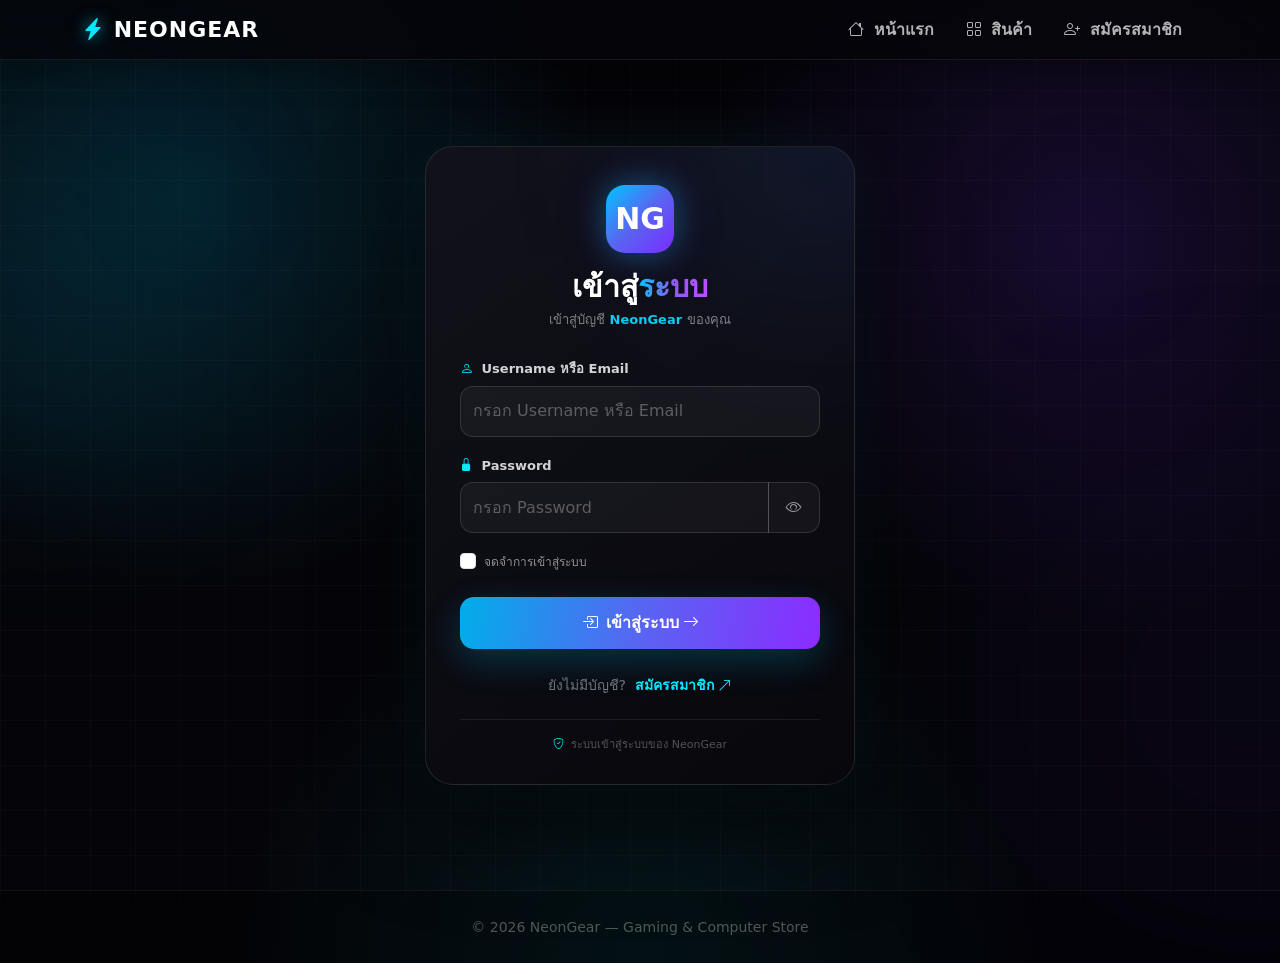
<file: login.html>
<!DOCTYPE html>
<html lang="th">

<head>

    <meta charset="UTF-8">

    <meta name="viewport"
        content="width=device-width, initial-scale=1.0">

    <title>เข้าสู่ระบบ | NeonGear</title>

    <!-- Bootstrap -->
    <link
        href="https://cdn.jsdelivr.net/npm/bootstrap@5.3.3/dist/css/bootstrap.min.css"
        rel="stylesheet">

    <!-- Bootstrap Icons -->
    <link
        rel="stylesheet"
        href="https://cdn.jsdelivr.net/npm/bootstrap-icons@1.11.3/font/bootstrap-icons.min.css">

    <!-- NeonGear CSS -->
    <link
        rel="stylesheet"
        href="css/login.css">


     

    <!-- =====================================================
         NAVBAR
    ====================================================== -->

    <nav
        class="navbar navbar-expand-lg navbar-dark login-navbar">

        <div class="container">

            <a
                class="navbar-brand"
                href="index.html">

                <i
                    class="bi bi-lightning-charge-fill">
                </i>

                NEONGEAR

            </a>


            <button
                class="navbar-toggler"
                type="button"
                data-bs-toggle="collapse"
                data-bs-target="#mainNavbar">

                <span
                    class="navbar-toggler-icon">
                </span>

            </button>


            <div
                class="collapse navbar-collapse"
                id="mainNavbar">

                <ul
                    class="navbar-nav ms-auto">

                    <li class="nav-item">

                        <a
                            class="nav-link px-lg-3"
                            href="index.html">

                            <i
                                class="bi bi-house me-1">
                            </i>

                            หน้าแรก

                        </a>

                    </li>


                    <li class="nav-item">

                        <a
                            class="nav-link px-lg-3"
                            href="products.html">

                            <i
                                class="bi bi-grid me-1">
                            </i>

                            สินค้า

                        </a>

                    </li>


                    <li class="nav-item">

                        <a
                            class="nav-link px-lg-3"
                            href="register.html">

                            <i
                                class="bi bi-person-plus me-1">
                            </i>

                            สมัครสมาชิก

                        </a>

                    </li>

                </ul>

            </div>

        </div>

    </nav>



    <!-- =====================================================
         LOGIN
    ====================================================== -->

    <main class="login-page">

        <div class="container">

            <div class="row justify-content-center">

                <div class="col-12">


                    <div class="login-card">


                        <div class="login-card-body">


                            <!-- LOGO -->

                            <div class="text-center">

                                <div
                                    class="login-logo">

                                    NG

                                </div>


                                <h1
                                    class="login-title">

                                    เข้าสู่<span>ระบบ</span>

                                </h1>


                                <p
                                    class="login-subtitle">

                                    เข้าสู่บัญชี
                                    <strong class="text-info">
                                        NeonGear
                                    </strong>
                                    ของคุณ

                                </p>

                            </div>



                            <!-- =================================================
                                 LOGIN FORM
                            ================================================== -->

                            <form
                                id="loginForm"
                                autocomplete="on">


                                <!-- USERNAME -->

                                <div class="mb-3">

                                    <label
                                        for="loginUsername"
                                        class="form-label">

                                        <i
                                            class="bi bi-person">
                                        </i>

                                        Username หรือ Email

                                    </label>


                                    <input
                                        type="text"
                                        id="loginUsername"
                                        name="username"
                                        class="form-control"
                                        placeholder="กรอก Username หรือ Email"
                                        autocomplete="username"
                                        required>

                                </div>



                                <!-- PASSWORD -->

                                <div class="mb-3">

                                    <label
                                        for="loginPassword"
                                        class="form-label">

                                        <i
                                            class="bi bi-lock-fill">
                                        </i>

                                        Password

                                    </label>


                                    <div
                                        class="input-group login-password-group">

                                        <input
                                            type="password"
                                            id="loginPassword"
                                            name="password"
                                            class="form-control"
                                            placeholder="กรอก Password"
                                            autocomplete="current-password"
                                            required>


                                        <button
                                            type="button"
                                            class="btn"
                                            id="loginPasswordToggle"
                                            aria-label="แสดง Password">

                                            <i
                                                class="bi bi-eye">
                                            </i>

                                        </button>

                                    </div>

                                </div>



                                <!-- REMEMBER -->

                                <div
                                    class="form-check mb-4">

                                    <input
                                        class="form-check-input"
                                        type="checkbox"
                                        id="rememberMe"
                                        name="remember">

                                    <label
                                        class="form-check-label login-remember"
                                        for="rememberMe">

                                        จดจำการเข้าสู่ระบบ

                                    </label>

                                </div>



                                <!-- LOGIN -->

                                <button
                                    type="submit"
                                    class="btn login-submit w-100">

                                    <i
                                        class="bi bi-box-arrow-in-right me-2">
                                    </i>

                                    เข้าสู่ระบบ

                                    <i
                                        class="bi bi-arrow-right ms-1">
                                    </i>

                                </button>


                            </form>



                            <!-- REGISTER -->

                            <div
                                class="text-center mt-4">

                                <span
                                    class="text-secondary small">

                                    ยังไม่มีบัญชี?

                                </span>

                                <a
                                    href="register.html"
                                    class="register-link small ms-1">

                                    สมัครสมาชิก

                                    <i
                                        class="bi bi-arrow-up-right">
                                    </i>

                                </a>

                            </div>



                            <!-- SECURITY -->

                            <div
                                class="login-security">

                                <i
                                    class="bi bi-shield-check me-1">
                                </i>

                                ระบบเข้าสู่ระบบของ NeonGear

                            </div>


                        </div>

                    </div>

                </div>

            </div>

        </div>

    </main>



    <!-- =====================================================
         FOOTER
    ====================================================== -->

    <footer
        class="login-footer text-center py-4">

        <small>

            © 2026 NeonGear — Gaming & Computer Store

        </small>

    </footer>



    <!-- =====================================================
         BOOTSTRAP JS
    ====================================================== -->

    <script
        src="https://cdn.jsdelivr.net/npm/bootstrap@5.3.3/dist/js/bootstrap.bundle.min.js">
    </script>


    <!-- =====================================================
         MAIN JS
    ====================================================== -->

    <script src="js/script.js"></script>


    <!-- =====================================================
         AUTH JS
    ====================================================== -->

    <script src="js/auth.js"></script>


    <!-- =====================================================
         PASSWORD TOGGLE
    ====================================================== -->

    <script>

        document.addEventListener(
            "DOMContentLoaded",
            function () {

                const button =
                    document.getElementById(
                        "loginPasswordToggle"
                    );

                const input =
                    document.getElementById(
                        "loginPassword"
                    );


                if (!button || !input) {
                    return;
                }


                button.addEventListener(
                    "click",
                    function () {

                        const icon =
                            button.querySelector("i");


                        if (
                            input.type ===
                            "password"
                        ) {

                            input.type =
                                "text";

                            icon.classList.remove(
                                "bi-eye"
                            );

                            icon.classList.add(
                                "bi-eye-slash"
                            );

                            button.setAttribute(
                                "aria-label",
                                "ซ่อน Password"
                            );

                        } else {

                            input.type =
                                "password";

                            icon.classList.remove(
                                "bi-eye-slash"
                            );

                            icon.classList.add(
                                "bi-eye"
                            );

                            button.setAttribute(
                                "aria-label",
                                "แสดง Password"
                            );

                        }

                    }
                );

            }
        );

    </script>



</body>

</html>
</file>
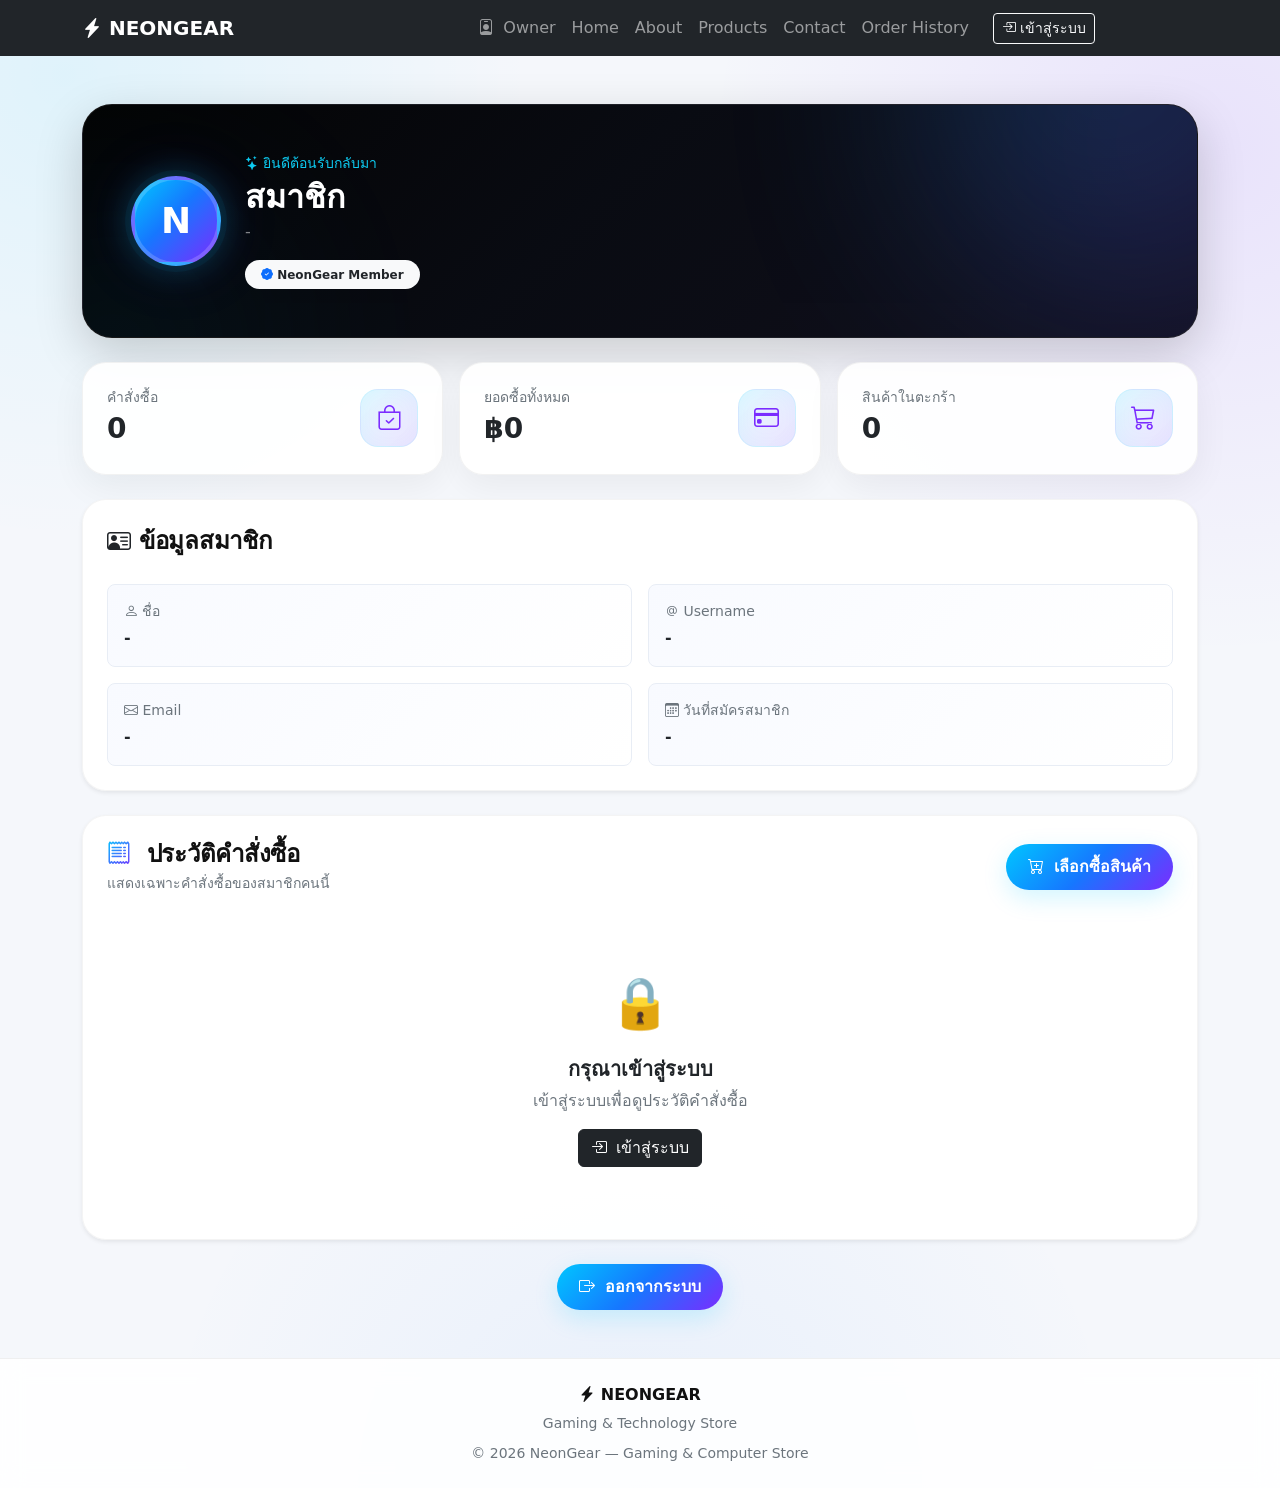
<file: member.html>
<!DOCTYPE html>
<html lang="th">

<head>

    <meta charset="UTF-8">

    <meta name="viewport"
        content="width=device-width, initial-scale=1.0">

    <title>สมาชิก | NeonGear</title>


    <!-- =====================================================
         BOOTSTRAP
    ====================================================== -->

    <link
        href="https://cdn.jsdelivr.net/npm/bootstrap@5.3.3/dist/css/bootstrap.min.css"
        rel="stylesheet">


    <!-- =====================================================
         BOOTSTRAP ICONS
    ====================================================== -->

    <link
        rel="stylesheet"
        href="https://cdn.jsdelivr.net/npm/bootstrap-icons@1.11.3/font/bootstrap-icons.min.css">


    <!-- =====================================================
         NEONGEAR CSS
    ====================================================== -->

    <link
        rel="stylesheet"
        href="css/member.css">

</head>


<body data-page="member">


<!-- =====================================================
     NAVBAR
===================================================== -->

<nav class="navbar navbar-expand-lg bg-dark navbar-dark sticky-top">

    <div class="container">


        <!-- LOGO -->

        <a
            class="navbar-brand fw-bold"
            href="index.html">

            <i class="bi bi-lightning-charge-fill"></i>

            NEONGEAR

        </a>


        <!-- MOBILE BUTTON -->

        <button
            class="navbar-toggler"
            type="button"
            data-bs-toggle="collapse"
            data-bs-target="#mainNavbar"
            aria-controls="mainNavbar"
            aria-expanded="false"
            aria-label="Toggle navigation">

            <span class="navbar-toggler-icon"></span>

        </button>


        <!-- NAVIGATION -->

        <div
            class="collapse navbar-collapse"
            id="mainNavbar">

            <ul
                class="navbar-nav ms-auto align-items-lg-center">


                <!-- OWNER -->

                <li class="nav-item">

                    <a
                        class="nav-link"
                        href="owner.html">

                        <i class="bi bi-person-badge me-1"></i>

                        Owner

                    </a>

                </li>


                <!-- HOME -->

                <li class="nav-item">

                    <a
                        class="nav-link"
                        href="index.html">

                        Home

                    </a>

                </li>


                <!-- ABOUT -->

                <li class="nav-item">

                    <a
                        class="nav-link"
                        href="about.html">

                        About

                    </a>

                </li>


                <!-- PRODUCTS -->

                <li class="nav-item">

                    <a
                        class="nav-link"
                        href="products.html">

                        Products

                    </a>

                </li>


                <!-- CONTACT -->

                <li class="nav-item">

                    <a
                        class="nav-link"
                        href="contact.html">

                        Contact

                    </a>

                  <li class="nav-item">

                    <a
                        class="nav-link"
                        href="my-orders.html">

                        Order History

                    </a>

                </li>


                <!-- MEMBER -->

                <li class="nav-item ms-lg-3">

                    <div id="navbarMemberArea">


                        <!-- DEFAULT -->

                        <div class="d-flex gap-2">

                            <a
                                href="login.html"
                                class="btn btn-outline-light btn-sm">

                                <i class="bi bi-box-arrow-in-right"></i>

                                เข้าสู่ระบบ

                            </a>


                            <a
                                href="register.html"
                                class="btn btn-light btn-sm">

                                <i class="bi bi-person-plus"></i>

                                สมัครสมาชิก

                            </a>

                            <a
                                href="my-orders.html"
                                class="btn btn-light btn-sm">

                                <i class="bi bi-person-plus"></i>

                                สมัครสมาชิก

                            </a>

                        </div>


                    </div>

                </li>

            </ul>

        </div>

    </div>

</nav>



<!-- =====================================================
     MAIN
===================================================== -->

<main class="container py-5">


    <!-- =================================================
         MEMBER HEADER
    ================================================== -->

    <section class="mb-4">

        <div class="member-header-card shadow-lg">

            <div class="card-body p-4 p-md-5">

                <div
                    class="member-header-content d-flex flex-column flex-md-row align-items-center gap-4">


                    <!-- AVATAR -->

                    <div
                        id="memberAvatar"
                        class="rounded-circle text-white d-flex align-items-center justify-content-center fw-bold"
                        style="
                            width:90px;
                            height:90px;
                            font-size:36px;
                            flex-shrink:0;
                        ">

                        N

                    </div>


                    <!-- MEMBER INFO -->

                    <div>

                        <div
                            class="text-info small mb-1">

                            <i class="bi bi-stars"></i>

                            ยินดีต้อนรับกลับมา

                        </div>


                        <h2
                            id="memberName"
                            class="fw-bold mb-1">

                            สมาชิก

                        </h2>


                        <div
                            id="memberEmail"
                            class="text-white-50">

                            -

                        </div>


                        <div
                            class="mt-3">

                            <span
                                class="badge rounded-pill bg-light text-dark px-3 py-2">

                                <i class="bi bi-patch-check-fill text-primary"></i>

                                NeonGear Member

                            </span>

                        </div>

                    </div>

                </div>

            </div>

        </div>

    </section>



    <!-- =================================================
         STATISTICS
    ================================================== -->

    <section class="mb-4">

        <div class="row g-3">


            <!-- ORDERS -->

            <div class="col-12 col-md-4">

                <div
                    class="member-stat-card card h-100">

                    <div class="card-body p-4">

                        <div
                            class="d-flex justify-content-between align-items-center">

                            <div>

                                <div
                                    class="text-secondary small">

                                    คำสั่งซื้อ

                                </div>


                                <div
                                    id="memberOrderCount"
                                    class="fs-3 fw-bold">

                                    0

                                </div>

                            </div>


                            <div
                                class="member-stat-icon">

                                <i class="bi bi-bag-check"></i>

                            </div>

                        </div>

                    </div>

                </div>

            </div>



            <!-- TOTAL SPENT -->

            <div class="col-12 col-md-4">

                <div
                    class="member-stat-card card h-100">

                    <div class="card-body p-4">

                        <div
                            class="d-flex justify-content-between align-items-center">

                            <div>

                                <div
                                    class="text-secondary small">

                                    ยอดซื้อทั้งหมด

                                </div>


                                <div
                                    id="memberTotalSpent"
                                    class="fs-3 fw-bold">

                                    ฿0

                                </div>

                            </div>


                            <div
                                class="member-stat-icon">

                                <i class="bi bi-credit-card"></i>

                            </div>

                        </div>

                    </div>

                </div>

            </div>



            <!-- CART -->

            <div class="col-12 col-md-4">

                <div
                    class="member-stat-card card h-100">

                    <div class="card-body p-4">

                        <div
                            class="d-flex justify-content-between align-items-center">

                            <div>

                                <div
                                    class="text-secondary small">

                                    สินค้าในตะกร้า

                                </div>


                                <div
                                    id="memberCartCount"
                                    class="fs-3 fw-bold">

                                    0

                                </div>

                            </div>


                            <div
                                class="member-stat-icon">

                                <i class="bi bi-cart3"></i>

                            </div>

                        </div>

                    </div>

                </div>

            </div>

        </div>

    </section>



    <!-- =================================================
         PROFILE
    ================================================== -->

    <section class="mb-4">

        <div
            class="member-section-card card shadow-sm">

            <div class="card-body p-4">


                <!-- TITLE -->

                <div
                    class="d-flex align-items-center gap-2 mb-4">

                    <i
                        class="bi bi-person-vcard fs-4">
                    </i>


                    <h4
                        class="member-section-title mb-0">

                        ข้อมูลสมาชิก

                    </h4>

                </div>



                <div class="row g-3">


                    <!-- NAME -->

                    <div class="col-12 col-md-6">

                        <div
                            class="profile-box p-3 rounded-3">

                            <div
                                class="text-secondary small">

                                <i class="bi bi-person"></i>

                                ชื่อ

                            </div>


                            <div
                                id="profileName"
                                class="fw-semibold mt-1">

                                -

                            </div>

                        </div>

                    </div>



                    <!-- USERNAME -->

                    <div class="col-12 col-md-6">

                        <div
                            class="profile-box p-3 rounded-3">

                            <div
                                class="text-secondary small">

                                <i class="bi bi-at"></i>

                                Username

                            </div>


                            <div
                                id="profileUsername"
                                class="fw-semibold mt-1">

                                -

                            </div>

                        </div>

                    </div>



                    <!-- EMAIL -->

                    <div class="col-12 col-md-6">

                        <div
                            class="profile-box p-3 rounded-3">

                            <div
                                class="text-secondary small">

                                <i class="bi bi-envelope"></i>

                                Email

                            </div>


                            <div
                                id="profileEmail"
                                class="fw-semibold mt-1">

                                -

                            </div>

                        </div>

                    </div>



                    <!-- DATE -->

                    <div class="col-12 col-md-6">

                        <div
                            class="profile-box p-3 rounded-3">

                            <div
                                class="text-secondary small">

                                <i class="bi bi-calendar3"></i>

                                วันที่สมัครสมาชิก

                            </div>


                            <div
                                id="profileDate"
                                class="fw-semibold mt-1">

                                -

                            </div>

                        </div>

                    </div>

                </div>

            </div>

        </div>

    </section>



    <!-- =================================================
         ORDER HISTORY
    ================================================== -->

    <section
        id="orders"
        class="mb-4">

        <div
            class="member-section-card card shadow-sm">

            <div class="card-body p-4">


                <!-- HEADER -->

                <div
                    class="d-flex flex-column flex-md-row justify-content-between align-items-md-center gap-3 mb-4">

                    <div>

                        <h4
                            class="member-section-title mb-1">

                            <i class="bi bi-receipt me-2"></i>

                            ประวัติคำสั่งซื้อ

                        </h4>


                        <div
                            class="text-secondary small">

                            แสดงเฉพาะคำสั่งซื้อของสมาชิกคนนี้

                        </div>

                    </div>


                    <!-- SHOP BUTTON -->

                    <a
                        href="products.html"
                        class="btn btn-dark member-btn">

                        <i class="bi bi-cart-plus me-1"></i>

                        เลือกซื้อสินค้า

                    </a>

                </div>



                <!-- ORDER LIST -->

                <div
                    id="memberOrders">

                    <div
                        class="text-center text-secondary py-4">

                        <div
                            class="spinner-border spinner-border-sm me-2"
                            role="status">
                        </div>

                        กำลังโหลดคำสั่งซื้อ...

                    </div>

                </div>

            </div>

        </div>

    </section>



    <!-- =================================================
         LOGOUT
    ================================================== -->

    <section class="text-center mt-4">

        <button
            type="button"
            class="btn btn-outline-danger member-btn"
            onclick="logoutUser()">

            <i class="bi bi-box-arrow-right me-1"></i>

            ออกจากระบบ

        </button>

    </section>


</main>



<!-- =====================================================
     FOOTER
===================================================== -->

<footer class="member-footer text-center py-4">

    <div class="container">

        <div class="fw-bold mb-1">

            <i class="bi bi-lightning-charge-fill"></i>

            NEONGEAR

        </div>


        <small class="text-secondary">

            Gaming & Technology Store

        </small>


        <div class="mt-2 text-secondary small">

            © 2026 NeonGear — Gaming & Computer Store

        </div>

    </div>

</footer>



<!-- =====================================================
     BOOTSTRAP JS
===================================================== -->

<script
    src="https://cdn.jsdelivr.net/npm/bootstrap@5.3.3/dist/js/bootstrap.bundle.min.js">
</script>


<!-- =====================================================
     NEONGEAR JS
===================================================== -->

<script src="js/script.js"></script>

<script src="js/auth.js"></script>

<script src="js/member-orders.js"></script>



<!-- =====================================================
     CANCEL ORDER MODAL
===================================================== -->

<div
    class="modal fade"
    id="cancelOrderModal"
    tabindex="-1"
    aria-labelledby="cancelOrderModalLabel"
    aria-hidden="true">

    <div class="modal-dialog modal-dialog-centered">

        <div class="modal-content border-0 rounded-4 overflow-hidden">


            <!-- HEADER -->

            <div
                class="modal-header border-0 text-white"
                style="
                    background:
                        linear-gradient(
                            135deg,
                            #080808,
                            #15151d
                        );
                ">

                <h5
                    class="modal-title fw-bold"
                    id="cancelOrderModalLabel">

                    <i
                        class="bi bi-exclamation-triangle-fill text-warning me-2">
                    </i>

                    ยืนยันการยกเลิกคำสั่งซื้อ

                </h5>


                <button
                    type="button"
                    class="btn-close btn-close-white"
                    data-bs-dismiss="modal"
                    aria-label="Close">
                </button>

            </div>



            <!-- BODY -->

            <div class="modal-body p-4">

                <div class="text-center">


                    <div
                        class="cancel-modal-icon mx-auto mb-3">

                        <i class="bi bi-cart-x"></i>

                    </div>


                    <h5 class="fw-bold mb-2">

                        ต้องการยกเลิกคำสั่งซื้อนี้ใช่ไหม?

                    </h5>


                    <p class="text-secondary mb-3">

                        คุณกำลังจะยกเลิกคำสั่งซื้อ

                    </p>


                    <div
                        class="cancel-order-number"
                        id="cancelOrderNumber">

                        -

                    </div>


                    <p
                        class="small text-secondary mt-3 mb-0">

                        หากยืนยันแล้ว สถานะคำสั่งซื้อจะเปลี่ยนเป็น

                        <strong class="text-danger">

                            ยกเลิกคำสั่งซื้อ

                        </strong>

                    </p>

                </div>

            </div>



            <!-- FOOTER -->

            <div class="modal-footer border-0 p-3">


                <button
                    type="button"
                    class="btn btn-light rounded-pill px-4"
                    data-bs-dismiss="modal">

                    <i class="bi bi-arrow-left me-1"></i>

                    กลับไปตรวจสอบ

                </button>


                <button
                    type="button"
                    id="confirmCancelOrderBtn"
                    class="btn btn-danger rounded-pill px-4"
                    onclick="confirmCancelMemberOrder()">

                    <i class="bi bi-x-circle me-1"></i>

                    ยืนยันการยกเลิก

                </button>

            </div>


        </div>

    </div>

</div>



</body>

</html>
</file>
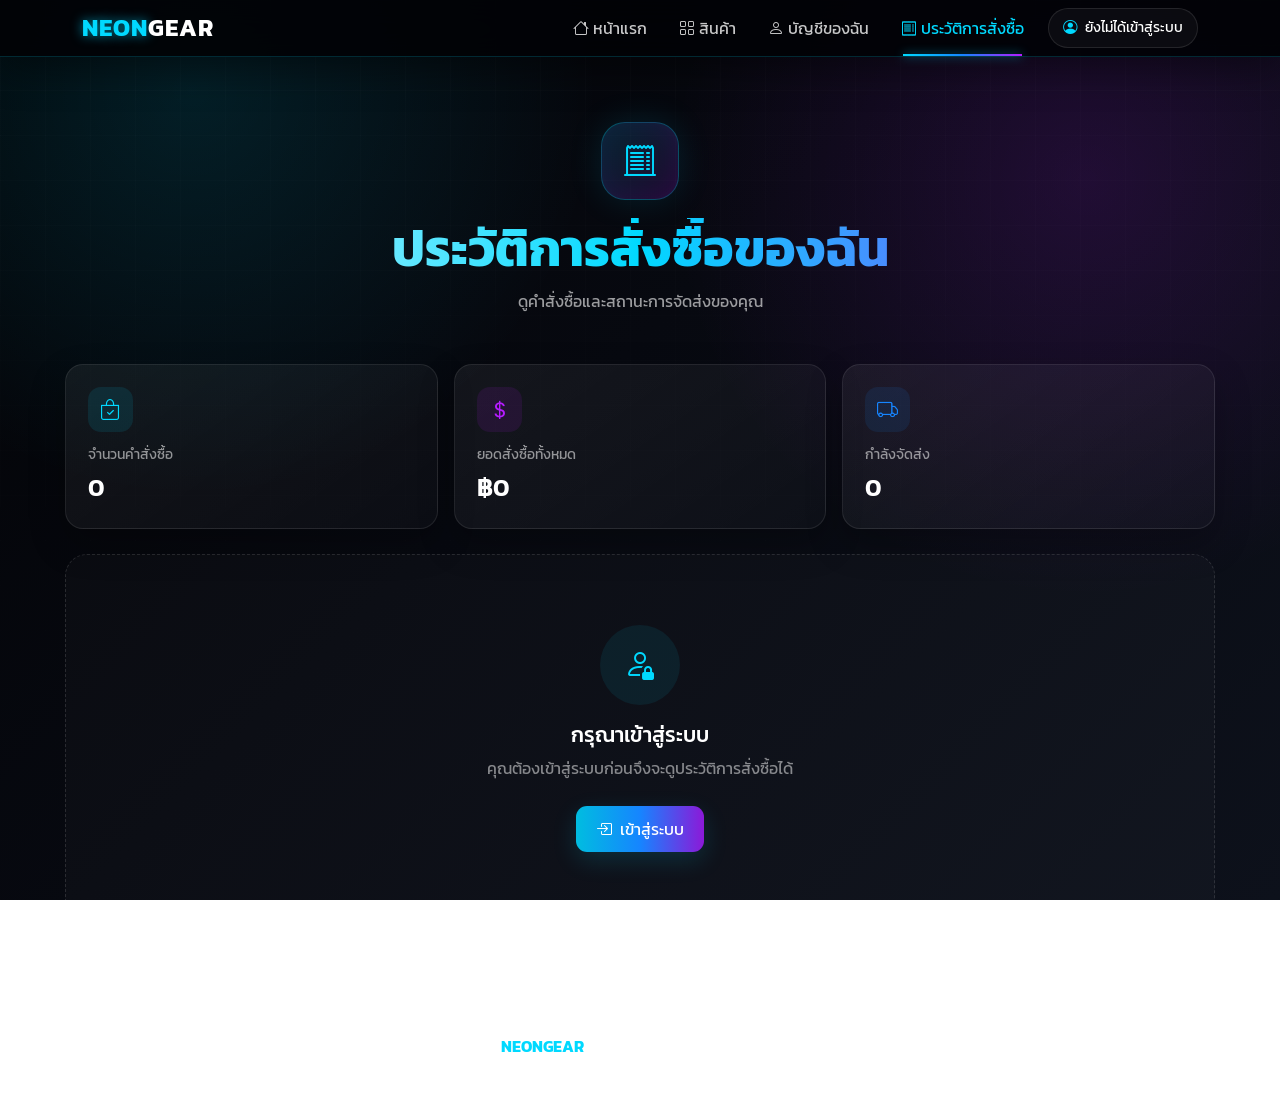
<file: my-orders.html>
<!DOCTYPE html>
<html lang="th">
<head>
    <meta charset="UTF-8">
    <meta name="viewport" content="width=device-width, initial-scale=1.0">

    <title>ประวัติการสั่งซื้อของฉัน | NeonGear</title>

    <!-- Bootstrap -->
    <link
        href="https://cdn.jsdelivr.net/npm/bootstrap@5.3.3/dist/css/bootstrap.min.css"
        rel="stylesheet"
    >

    <!-- Bootstrap Icons -->
    <link
        rel="stylesheet"
        href="https://cdn.jsdelivr.net/npm/bootstrap-icons@1.11.3/font/bootstrap-icons.min.css"
    >

    <!-- Google Font -->
    <link
        href="https://fonts.googleapis.com/css2?family=Kanit:wght@300;400;500;600;700&display=swap"
        rel="stylesheet"
    >

    <style>

        /* =====================================================
           NEONGEAR — MY ORDERS
           BLACK / WHITE / CYAN / PURPLE
        ===================================================== */

        * {
            box-sizing: border-box;
        }

        body {
            margin: 0;
            min-height: 100vh;
            font-family: "Kanit", sans-serif;

            color: #ffffff;

            background:
                radial-gradient(
                    circle at 15% 10%,
                    rgba(0, 217, 255, 0.12),
                    transparent 30%
                ),
                radial-gradient(
                    circle at 85% 20%,
                    rgba(181, 28, 255, 0.14),
                    transparent 32%
                ),
                linear-gradient(
                    135deg,
                    #020306 0%,
                    #070910 45%,
                    #0d111b 100%
                );

            background-attachment: fixed;
        }

        body::before {
            content: "";
            position: fixed;
            inset: 0;

            pointer-events: none;

            background:
                linear-gradient(
                    rgba(255,255,255,0.015) 1px,
                    transparent 1px
                ),
                linear-gradient(
                    90deg,
                    rgba(255,255,255,0.015) 1px,
                    transparent 1px
                );

            background-size: 45px 45px;

            mask-image: linear-gradient(
                to bottom,
                black,
                transparent 90%
            );
        }

        /* =====================================================
           NAVBAR
        ===================================================== */

        .ng-navbar {
            position: sticky;
            top: 0;
            z-index: 1000;

            background:
                rgba(2, 3, 6, 0.92);

            backdrop-filter: blur(18px);

            border-bottom:
                1px solid rgba(0, 217, 255, 0.18);

            box-shadow:
                0 10px 40px rgba(0, 0, 0, 0.45);
        }

        .ng-brand {
            color: #ffffff !important;

            font-size: 1.5rem;
            font-weight: 700;

            letter-spacing: 1px;

            text-decoration: none;
        }

        .ng-brand span {
            color: #00d9ff;

            text-shadow:
                0 0 12px rgba(0, 217, 255, 0.65);
        }

        .ng-nav-link {
            color: rgba(255,255,255,0.78) !important;

            margin-left: 8px;
            margin-right: 8px;

            transition: 0.25s ease;

            position: relative;
        }

        .ng-nav-link:hover {
            color: #00d9ff !important;
        }

        .ng-nav-link.active {
            color: #00d9ff !important;
        }

        .ng-nav-link.active::after {
            content: "";

            position: absolute;

            left: 10px;
            right: 10px;
            bottom: -8px;

            height: 2px;

            background:
                linear-gradient(
                    90deg,
                    #00d9ff,
                    #1685ff,
                    #b51cff
                );

            box-shadow:
                0 0 10px rgba(0,217,255,0.7);
        }

        .member-pill {
            display: inline-flex;
            align-items: center;
            gap: 8px;

            padding: 8px 14px;

            border-radius: 999px;

            background:
                rgba(255,255,255,0.04);

            border:
                1px solid rgba(255,255,255,0.1);

            color: #ffffff;

            font-size: 0.9rem;
        }

        .member-pill i {
            color: #00d9ff;
        }

        /* =====================================================
           PAGE HEADER
        ===================================================== */

        .page-header {
            padding: 65px 20px 35px;

            text-align: center;
        }

        .page-header .icon {
            width: 78px;
            height: 78px;

            margin: 0 auto 18px;

            display: flex;
            align-items: center;
            justify-content: center;

            border-radius: 24px;

            background:
                linear-gradient(
                    135deg,
                    rgba(0,217,255,0.15),
                    rgba(181,28,255,0.15)
                );

            border:
                1px solid rgba(0,217,255,0.25);

            box-shadow:
                0 0 35px rgba(0,217,255,0.12),
                inset 0 0 25px rgba(181,28,255,0.08);

            color: #00d9ff;

            font-size: 2rem;
        }

        .page-header h1 {
            margin: 0;

            font-size: clamp(2rem, 5vw, 3.2rem);

            font-weight: 700;

            background:
                linear-gradient(
                    90deg,
                    #ffffff,
                    #00d9ff,
                    #b51cff
                );

            -webkit-background-clip: text;
            background-clip: text;

            -webkit-text-fill-color: transparent;
        }

        .page-header p {
            margin-top: 10px;

            color: rgba(255,255,255,0.6);
        }

        /* =====================================================
           CONTAINER
        ===================================================== */

        .orders-container {
            width: min(1150px, calc(100% - 30px));

            margin: 0 auto 80px;
        }

        /* =====================================================
           SUMMARY
        ===================================================== */

        .summary-grid {
            display: grid;

            grid-template-columns:
                repeat(3, 1fr);

            gap: 16px;

            margin-bottom: 25px;
        }

        .summary-card {
            padding: 22px;

            border-radius: 18px;

            background:
                linear-gradient(
                    145deg,
                    rgba(255,255,255,0.06),
                    rgba(255,255,255,0.025)
                );

            border:
                1px solid rgba(255,255,255,0.09);

            box-shadow:
                0 15px 35px rgba(0,0,0,0.25);

            transition: 0.25s ease;
        }

        .summary-card:hover {
            transform: translateY(-3px);

            border-color:
                rgba(0,217,255,0.3);
        }

        .summary-icon {
            width: 45px;
            height: 45px;

            display: flex;
            align-items: center;
            justify-content: center;

            border-radius: 13px;

            margin-bottom: 12px;

            background:
                rgba(0,217,255,0.1);

            color: #00d9ff;

            font-size: 1.3rem;
        }

        .summary-card:nth-child(2) .summary-icon {
            color: #b51cff;
            background: rgba(181,28,255,0.1);
        }

        .summary-card:nth-child(3) .summary-icon {
            color: #1685ff;
            background: rgba(22,133,255,0.1);
        }

        .summary-label {
            color: rgba(255,255,255,0.55);
            font-size: 0.9rem;
        }

        .summary-value {
            margin-top: 3px;

            font-size: 1.55rem;
            font-weight: 600;

            color: #ffffff;
        }

        /* =====================================================
           ORDER CARD
        ===================================================== */

        .order-card {
            position: relative;

            margin-bottom: 20px;

            padding: 25px;

            border-radius: 22px;

            background:
                linear-gradient(
                    145deg,
                    rgba(13,17,27,0.96),
                    rgba(7,9,16,0.96)
                );

            border:
                1px solid rgba(255,255,255,0.09);

            box-shadow:
                0 20px 50px rgba(0,0,0,0.3);

            overflow: hidden;

            animation:
                orderAppear 0.45s ease both;
        }

        .order-card::before {
            content: "";

            position: absolute;

            left: 0;
            top: 0;
            bottom: 0;

            width: 3px;

            background:
                linear-gradient(
                    to bottom,
                    #00d9ff,
                    #1685ff,
                    #b51cff
                );

            box-shadow:
                0 0 18px rgba(0,217,255,0.55);
        }

        @keyframes orderAppear {
            from {
                opacity: 0;
                transform: translateY(12px);
            }

            to {
                opacity: 1;
                transform: translateY(0);
            }
        }

        .order-top {
            display: flex;

            align-items: flex-start;
            justify-content: space-between;

            gap: 20px;

            padding-bottom: 18px;

            border-bottom:
                1px solid rgba(255,255,255,0.07);
        }

        .order-number {
            font-size: 1.1rem;
            font-weight: 600;

            color: #ffffff;
        }

        .order-number span {
            color: #00d9ff;

            text-shadow:
                0 0 10px rgba(0,217,255,0.4);
        }

        .order-date {
            margin-top: 5px;

            color: rgba(255,255,255,0.5);

            font-size: 0.85rem;
        }

        /* =====================================================
           STATUS
        ===================================================== */

        .status-badge {
            display: inline-flex;

            align-items: center;
            gap: 7px;

            padding: 7px 13px;

            border-radius: 999px;

            font-size: 0.82rem;
            font-weight: 500;

            white-space: nowrap;
        }

        .status-success {
            color: #65ffbd;

            background:
                rgba(46, 213, 115, 0.1);

            border:
                1px solid rgba(46, 213, 115, 0.2);
        }

        .status-preparing {
            color: #ffd166;

            background:
                rgba(255, 209, 102, 0.1);

            border:
                1px solid rgba(255, 209, 102, 0.2);
        }

        .status-shipping {
            color: #00d9ff;

            background:
                rgba(0, 217, 255, 0.1);

            border:
                1px solid rgba(0,217,255,0.2);
        }

        .status-delivered {
            color: #9dff8b;

            background:
                rgba(100, 255, 120, 0.1);

            border:
                1px solid rgba(100,255,120,0.2);
        }

        .status-cancelled {
            color: #ff6b81;

            background:
                rgba(255, 75, 100, 0.1);

            border:
                1px solid rgba(255,75,100,0.2);
        }

        /* =====================================================
           ITEMS
        ===================================================== */

        .order-items {
            margin-top: 18px;
        }

        .order-item {
            display: flex;

            align-items: center;

            gap: 15px;

            padding: 12px 0;

            border-bottom:
                1px solid rgba(255,255,255,0.05);
        }

        .order-item:last-child {
            border-bottom: none;
        }

        .item-image {
            width: 68px;
            height: 68px;

            flex: 0 0 68px;

            display: flex;
            align-items: center;
            justify-content: center;

            border-radius: 13px;

            background:
                rgba(255,255,255,0.05);

            border:
                1px solid rgba(255,255,255,0.08);

            overflow: hidden;
        }

        .item-image img {
            width: 100%;
            height: 100%;

            object-fit: contain;

            padding: 6px;
        }

        .item-info {
            flex: 1;
            min-width: 0;
        }

        .item-name {
            color: #ffffff;

            font-weight: 500;

            white-space: nowrap;
            overflow: hidden;
            text-overflow: ellipsis;
        }

        .item-quantity {
            margin-top: 4px;

            color: rgba(255,255,255,0.5);

            font-size: 0.82rem;
        }

        .item-price {
            color: #00d9ff;

            font-weight: 500;

            white-space: nowrap;
        }

        /* =====================================================
           ORDER BOTTOM
        ===================================================== */

        .order-bottom {
            display: flex;

            align-items: center;
            justify-content: space-between;

            gap: 15px;

            padding-top: 18px;
        }

        .total-label {
            color: rgba(255,255,255,0.55);

            font-size: 0.9rem;
        }

        .total-price {
            margin-top: 3px;

            font-size: 1.5rem;

            font-weight: 700;

            color: #ffffff;
        }

        .total-price span {
            color: #00d9ff;
        }

        .cancel-btn {
            border: 1px solid rgba(255,75,100,0.35);

            background:
                rgba(255,75,100,0.08);

            color: #ff7c91;

            border-radius: 10px;

            padding: 9px 15px;

            font-family: inherit;

            transition: 0.25s ease;
        }

        .cancel-btn:hover {
            background:
                rgba(255,75,100,0.16);

            color: #ff9aaa;

            border-color:
                rgba(255,75,100,0.55);
        }

        /* =====================================================
           EMPTY
        ===================================================== */

        .empty-orders {
            display: none;

            text-align: center;

            padding: 70px 20px;

            border-radius: 22px;

            background:
                rgba(255,255,255,0.025);

            border:
                1px dashed rgba(255,255,255,0.12);
        }

        .empty-orders.show {
            display: block;
        }

        .empty-icon {
            width: 80px;
            height: 80px;

            margin: 0 auto 18px;

            display: flex;
            align-items: center;
            justify-content: center;

            border-radius: 50%;

            background:
                rgba(0,217,255,0.08);

            color: #00d9ff;

            font-size: 2rem;
        }

        .empty-orders h3 {
            font-size: 1.3rem;
        }

        .empty-orders p {
            color: rgba(255,255,255,0.5);
        }

        .shop-btn {
            display: inline-flex;

            align-items: center;
            gap: 8px;

            margin-top: 10px;

            padding: 11px 20px;

            border-radius: 11px;

            color: #ffffff;

            text-decoration: none;

            background:
                linear-gradient(
                    90deg,
                    #00bde0,
                    #1685ff,
                    #8c19d8
                );

            box-shadow:
                0 8px 25px rgba(0,217,255,0.15);

            transition: 0.25s ease;
        }

        .shop-btn:hover {
            color: #ffffff;

            transform: translateY(-2px);

            box-shadow:
                0 12px 30px rgba(0,217,255,0.25);
        }

        /* =====================================================
           LOADING
        ===================================================== */

        .loading {
            text-align: center;

            padding: 70px 20px;

            color: rgba(255,255,255,0.55);
        }

        .loading .spinner-border {
            color: #00d9ff !important;
        }

        /* =====================================================
           MODAL
        ===================================================== */

        .modal-content {
            background:
                linear-gradient(
                    145deg,
                    #0d111b,
                    #070910
                );

            color: #ffffff;

            border:
                1px solid rgba(0,217,255,0.2);

            border-radius: 20px;

            box-shadow:
                0 30px 80px rgba(0,0,0,0.65);
        }

        .modal-header {
            border-bottom:
                1px solid rgba(255,255,255,0.08);
        }

        .modal-footer {
            border-top:
                1px solid rgba(255,255,255,0.08);
        }

        .modal-title {
            color: #ffffff;
        }

        .modal-title i {
            color: #ff6b81;
        }

        .btn-close {
            filter: invert(1);
        }

        .modal-body {
            color: rgba(255,255,255,0.72);
        }

        .btn-cancel-order {
            background:
                rgba(255,255,255,0.06);

            color: #ffffff;

            border:
                1px solid rgba(255,255,255,0.1);
        }

        .btn-cancel-order:hover {
            background:
                rgba(255,255,255,0.1);

            color: #ffffff;
        }

        .btn-confirm-cancel {
            background:
                linear-gradient(
                    90deg,
                    #ff4b64,
                    #d92958
                );

            border: none;

            color: #ffffff;
        }

        .btn-confirm-cancel:hover {
            color: #ffffff;

            filter: brightness(1.1);
        }

        /* =====================================================
           FOOTER
        ===================================================== */

        footer {
            margin-top: 50px;

            padding: 30px 20px;

            text-align: center;

            color: rgba(255,255,255,0.4);

            border-top:
                1px solid rgba(255,255,255,0.06);
        }

        footer strong {
            color: #00d9ff;
        }

        /* =====================================================
           RESPONSIVE
        ===================================================== */

        @media (max-width: 768px) {

            .summary-grid {
                grid-template-columns: 1fr;
            }

            .order-top {
                flex-direction: column;
            }

            .order-bottom {
                flex-direction: column;
                align-items: flex-start;
            }

            .cancel-btn {
                width: 100%;
            }

            .item-price {
                font-size: 0.9rem;
            }

        }

        @media (max-width: 480px) {

            .page-header {
                padding-top: 40px;
            }

            .order-card {
                padding: 18px;
            }

            .item-image {
                width: 55px;
                height: 55px;

                flex-basis: 55px;
            }

            .item-name {
                font-size: 0.9rem;
            }

            .total-price {
                font-size: 1.3rem;
            }

        }

    </style>
</head>

<body>

<!-- =====================================================
     NAVBAR
===================================================== -->

<nav class="navbar navbar-expand-lg ng-navbar">

    <div class="container">

        <a
            href="index.html"
            class="ng-brand"
        >
            <span>NEON</span>GEAR
        </a>

        <button
            class="navbar-toggler"
            type="button"
            data-bs-toggle="collapse"
            data-bs-target="#ngNavbar"
            style="
                border:1px solid rgba(0,217,255,.3);
                color:#00d9ff;
            "
        >
            <i class="bi bi-list"></i>
        </button>

        <div
            class="collapse navbar-collapse"
            id="ngNavbar"
        >

            <ul class="navbar-nav ms-auto align-items-lg-center">

                <li class="nav-item">
                    <a
                        href="index.html"
                        class="nav-link ng-nav-link"
                    >
                        <i class="bi bi-house"></i>
                        หน้าแรก
                    </a>
                </li>

                <li class="nav-item">
                    <a
                        href="products.html"
                        class="nav-link ng-nav-link"
                    >
                        <i class="bi bi-grid"></i>
                        สินค้า
                    </a>
                </li>

                <li class="nav-item">
                    <a
                        href="member.html"
                        class="nav-link ng-nav-link"
                    >
                        <i class="bi bi-person"></i>
                        บัญชีของฉัน
                    </a>
                </li>

                <li class="nav-item">
                    <a
                        href="my-orders.html"
                        class="nav-link ng-nav-link active"
                    >
                        <i class="bi bi-receipt"></i>
                        ประวัติการสั่งซื้อ
                    </a>
                </li>

                <li class="nav-item ms-lg-2 mt-2 mt-lg-0">

                    <div class="member-pill">

                        <i class="bi bi-person-circle"></i>

                        <span id="memberNameDisplay">
                            สมาชิก
                        </span>

                    </div>

                </li>

            </ul>

        </div>

    </div>

</nav>


<!-- =====================================================
     PAGE HEADER
===================================================== -->

<section class="page-header">

    <div class="icon">
        <i class="bi bi-receipt-cutoff"></i>
    </div>

    <h1>ประวัติการสั่งซื้อของฉัน</h1>

    <p>
        ดูคำสั่งซื้อและสถานะการจัดส่งของคุณ
    </p>

</section>


<!-- =====================================================
     MAIN
===================================================== -->

<main class="orders-container">

    <!-- SUMMARY -->

    <div class="summary-grid">

        <div class="summary-card">

            <div class="summary-icon">
                <i class="bi bi-bag-check"></i>
            </div>

            <div class="summary-label">
                จำนวนคำสั่งซื้อ
            </div>

            <div
                class="summary-value"
                id="totalMyOrders"
            >
                0
            </div>

        </div>


        <div class="summary-card">

            <div class="summary-icon">
                <i class="bi bi-currency-dollar"></i>
            </div>

            <div class="summary-label">
                ยอดสั่งซื้อทั้งหมด
            </div>

            <div
                class="summary-value"
                id="totalMySpent"
            >
                ฿0
            </div>

        </div>


        <div class="summary-card">

            <div class="summary-icon">
                <i class="bi bi-truck"></i>
            </div>

            <div class="summary-label">
                กำลังจัดส่ง
            </div>

            <div
                class="summary-value"
                id="shippingMyOrders"
            >
                0
            </div>

        </div>

    </div>


    <!-- LOADING -->

    <div
        class="loading"
        id="ordersLoading"
    >

        <div
            class="spinner-border"
            role="status"
        ></div>

        <div class="mt-3">
            กำลังโหลดประวัติการสั่งซื้อ...
        </div>

    </div>


    <!-- ORDERS -->

    <div id="myOrdersList"></div>


    <!-- EMPTY -->

    <div
        class="empty-orders"
        id="emptyOrders"
    >

        <div class="empty-icon">
            <i class="bi bi-bag-x"></i>
        </div>

        <h3>
            ยังไม่มีประวัติการสั่งซื้อ
        </h3>

        <p>
            เมื่อคุณสั่งซื้อสินค้า รายการสั่งซื้อจะแสดงที่หน้านี้
        </p>

        <a
            href="products.html"
            class="shop-btn"
        >
            <i class="bi bi-cart3"></i>
            ไปเลือกซื้อสินค้า
        </a>

    </div>

</main>


<!-- =====================================================
     CANCEL MODAL
===================================================== -->

<div
    class="modal fade"
    id="cancelOrderModal"
    tabindex="-1"
    aria-hidden="true"
>

    <div class="modal-dialog modal-dialog-centered">

        <div class="modal-content">

            <div class="modal-header">

                <h5 class="modal-title">

                    <i class="bi bi-exclamation-triangle me-2"></i>

                    ยกเลิกคำสั่งซื้อ

                </h5>

                <button
                    type="button"
                    class="btn-close"
                    data-bs-dismiss="modal"
                ></button>

            </div>

            <div class="modal-body">

                <p>
                    คุณต้องการยกเลิกคำสั่งซื้อ
                </p>

                <strong
                    id="cancelOrderNumber"
                    style="color:#00d9ff;"
                >
                    -
                </strong>

                <p class="mt-3 mb-0">
                    หากยืนยันแล้ว สถานะคำสั่งซื้อจะเปลี่ยนเป็น
                    <strong style="color:#ff6b81;">
                        ยกเลิกคำสั่งซื้อ
                    </strong>
                </p>

            </div>

            <div class="modal-footer">

                <button
                    type="button"
                    class="btn btn-cancel-order"
                    data-bs-dismiss="modal"
                >
                    ไม่ยกเลิก
                </button>

                <button
                    type="button"
                    class="btn btn-confirm-cancel"
                    id="confirmCancelBtn"
                >
                    <i class="bi bi-x-circle me-1"></i>
                    ยืนยันยกเลิก
                </button>

            </div>

        </div>

    </div>

</div>


<!-- =====================================================
     FOOTER
===================================================== -->

<footer>

    <strong>NEONGEAR</strong>

    <span>
        — Premium Cyber Gaming
    </span>

    <br>

    <small>
        © 2026 NeonGear. All rights reserved.
    </small>

</footer>


<!-- =====================================================
     BOOTSTRAP
===================================================== -->

<script src="https://cdn.jsdelivr.net/npm/bootstrap@5.3.3/dist/js/bootstrap.bundle.min.js"></script>


<!-- =====================================================
     NEONGEAR MAIN SCRIPT
===================================================== -->

<script src="js/script.js"></script>


<!-- =====================================================
     AUTH SYSTEM
===================================================== -->

<script src="js/auth.js"></script>


<!-- =====================================================
     MY ORDERS SYSTEM
===================================================== -->

<script>

"use strict";


/* =====================================================
   CONSTANTS
===================================================== */

const MY_ORDERS_KEY =
    "neonGearOrders";

const MY_MEMBER_KEY =
    "neonGearCurrentMember";


let selectedCancelOrderId = null;


/* =====================================================
   GET CURRENT MEMBER
===================================================== */

function getCurrentMember() {

    try {

        const raw =
            localStorage.getItem(MY_MEMBER_KEY);

        if (!raw) {
            return null;
        }

        return JSON.parse(raw);

    } catch (error) {

        console.error(
            "Cannot read current member:",
            error
        );

        return null;
    }
}


/* =====================================================
   GET ORDERS
===================================================== */

function getMyOrders() {

    try {

        const raw =
            localStorage.getItem(MY_ORDERS_KEY);

        if (!raw) {
            return [];
        }

        const orders =
            JSON.parse(raw);

        return Array.isArray(orders)
            ? orders
            : [];

    } catch (error) {

        console.error(
            "Cannot read orders:",
            error
        );

        return [];
    }
}


/* =====================================================
   SAVE ORDERS
===================================================== */

function saveMyOrders(orders) {

    localStorage.setItem(
        MY_ORDERS_KEY,
        JSON.stringify(orders)
    );

}


/* =====================================================
   FORMAT PRICE
===================================================== */

function formatPrice(value) {

    return Number(value || 0)
        .toLocaleString("th-TH", {
            minimumFractionDigits: 0,
            maximumFractionDigits: 2
        });

}


/* =====================================================
   FORMAT DATE
===================================================== */

function formatDate(dateValue) {

    if (!dateValue) {
        return "-";
    }

    const date =
        new Date(dateValue);

    if (Number.isNaN(date.getTime())) {
        return dateValue;
    }

    return date.toLocaleString(
        "th-TH",
        {
            dateStyle: "medium",
            timeStyle: "short"
        }
    );

}


/* =====================================================
   ESCAPE HTML
===================================================== */

function escapeHTML(value) {

    return String(value ?? "")
        .replace(/&/g, "&amp;")
        .replace(/</g, "&lt;")
        .replace(/>/g, "&gt;")
        .replace(/"/g, "&quot;")
        .replace(/'/g, "&#039;");

}


/* =====================================================
   STATUS CLASS
===================================================== */

function getStatusClass(status) {

    switch (status) {

        case "สั่งซื้อสำเร็จ":
            return "status-success";

        case "กำลังเตรียมสินค้า":
            return "status-preparing";

        case "กำลังจัดส่ง":
            return "status-shipping";

        case "จัดส่งแล้ว":
            return "status-delivered";

        case "ยกเลิกคำสั่งซื้อ":
            return "status-cancelled";

        default:
            return "status-success";
    }

}


/* =====================================================
   STATUS ICON
===================================================== */

function getStatusIcon(status) {

    switch (status) {

        case "สั่งซื้อสำเร็จ":
            return "bi-check-circle";

        case "กำลังเตรียมสินค้า":
            return "bi-box-seam";

        case "กำลังจัดส่ง":
            return "bi-truck";

        case "จัดส่งแล้ว":
            return "bi-check2-all";

        case "ยกเลิกคำสั่งซื้อ":
            return "bi-x-circle";

        default:
            return "bi-info-circle";
    }

}


/* =====================================================
   CAN CANCEL
===================================================== */

function canCancelOrder(order) {

    const status =
        order.shippingStatus ||
        order.status ||
        "";

    return (
        status === "สั่งซื้อสำเร็จ" ||
        status === "กำลังเตรียมสินค้า"
    );

}


/* =====================================================
   RENDER ORDER ITEMS
===================================================== */

function renderOrderItems(items) {

    if (!Array.isArray(items) || items.length === 0) {

        return `
            <div
                style="
                    color:rgba(255,255,255,.45);
                    padding:15px 0;
                "
            >
                ไม่พบรายการสินค้า
            </div>
        `;

    }


    return items.map(item => {

        const name =
            item.name ||
            item.productName ||
            "สินค้า";

        const quantity =
            Number(item.quantity || 1);

        const price =
            Number(
                item.price ||
                item.unitPrice ||
                0
            );

        const image =
            item.image ||
            item.productImage ||
            "";


        return `

            <div class="order-item">

                <div class="item-image">

                    ${
                        image
                        ?
                        `
                        <img
                            src="${escapeHTML(image)}"
                            alt="${escapeHTML(name)}"
                            onerror="
                                this.style.display='none';
                                this.parentElement.innerHTML='<i class=&quot;bi bi-image&quot; style=&quot;color:#00d9ff;font-size:1.4rem;&quot;></i>';
                            "
                        >
                        `
                        :
                        `
                        <i
                            class="bi bi-image"
                            style="
                                color:#00d9ff;
                                font-size:1.4rem;
                            "
                        ></i>
                        `
                    }

                </div>


                <div class="item-info">

                    <div class="item-name">
                        ${escapeHTML(name)}
                    </div>

                    <div class="item-quantity">
                        จำนวน ${quantity} ชิ้น
                    </div>

                </div>


                <div class="item-price">

                    ฿${formatPrice(
                        price * quantity
                    )}

                </div>

            </div>

        `;

    }).join("");

}


/* =====================================================
   RENDER ORDERS
===================================================== */

function renderMyOrders() {

    const currentMember =
        getCurrentMember();


    const loading =
        document.getElementById(
            "ordersLoading"
        );

    const list =
        document.getElementById(
            "myOrdersList"
        );

    const empty =
        document.getElementById(
            "emptyOrders"
        );


    loading.style.display = "none";


    if (!currentMember) {

        list.innerHTML = "";

        empty.classList.add("show");

        empty.innerHTML = `

            <div class="empty-icon">
                <i class="bi bi-person-lock"></i>
            </div>

            <h3>
                กรุณาเข้าสู่ระบบ
            </h3>

            <p>
                คุณต้องเข้าสู่ระบบก่อนจึงจะดูประวัติการสั่งซื้อได้
            </p>

            <a
                href="login.html"
                class="shop-btn"
            >
                <i class="bi bi-box-arrow-in-right"></i>
                เข้าสู่ระบบ
            </a>

        `;

        updateSummary([]);

        return;
    }


    /*
       IMPORTANT:
       กรองด้วย memberId เท่านั้น
       เพื่อให้ลูกค้าเห็นเฉพาะคำสั่งซื้อของตัวเอง
    */

    const allOrders =
        getMyOrders();

    const memberOrders =
        allOrders
            .filter(order => {

                return String(
                    order.memberId || ""
                ) === String(
                    currentMember.id || ""
                );

            })
            .sort((a, b) => {

                const dateA =
                    new Date(
                        a.createdAt || 0
                    ).getTime();

                const dateB =
                    new Date(
                        b.createdAt || 0
                    ).getTime();

                return dateB - dateA;

            });


    updateSummary(memberOrders);


    if (memberOrders.length === 0) {

        list.innerHTML = "";

        empty.classList.add("show");

        return;
    }


    empty.classList.remove("show");


    list.innerHTML =
        memberOrders
            .map(
                renderOrderCard
            )
            .join("");

}


/* =====================================================
   RENDER ORDER CARD
===================================================== */

function renderOrderCard(order, index) {

    const status =
        order.shippingStatus ||
        order.status ||
        "สั่งซื้อสำเร็จ";


    const orderId =
        order.orderId ||
        order.id ||
        "ไม่ระบุ";


    const total =
        Number(
            order.total ||
            order.grandTotal ||
            0
        );


    const items =
        Array.isArray(order.items)
            ? order.items
            : [];


    const statusClass =
        getStatusClass(status);


    const statusIcon =
        getStatusIcon(status);


    const cancelAllowed =
        canCancelOrder(order);


    return `

        <article
            class="order-card"
            style="
                animation-delay:${index * 0.05}s;
            "
        >

            <div class="order-top">

                <div>

                    <div class="order-number">

                        <i
                            class="bi bi-receipt me-1"
                            style="color:#00d9ff;"
                        ></i>

                        คำสั่งซื้อ

                        <span>
                            ${escapeHTML(orderId)}
                        </span>

                    </div>


                    <div class="order-date">

                        <i class="bi bi-calendar3 me-1"></i>

                        ${formatDate(
                            order.createdAt ||
                            order.date
                        )}

                    </div>

                </div>


                <div>

                    <span
                        class="
                            status-badge
                            ${statusClass}
                        "
                    >

                        <i
                            class="
                                bi
                                ${statusIcon}
                            "
                        ></i>

                        ${escapeHTML(status)}

                    </span>

                </div>

            </div>


            <div class="order-items">

                ${renderOrderItems(items)}

            </div>


            <div class="order-bottom">

                <div>

                    <div class="total-label">
                        ยอดรวมคำสั่งซื้อ
                    </div>

                    <div class="total-price">

                        <span>
                            ฿
                        </span>

                        ${formatPrice(total)}

                    </div>

                </div>


                ${
                    cancelAllowed
                    ?
                    `
                    <button
                        type="button"
                        class="cancel-btn"
                        onclick="
                            openCancelModal(
                                '${escapeHTML(orderId)}'
                            )
                        "
                    >
                        <i class="bi bi-x-circle me-1"></i>
                        ยกเลิกคำสั่งซื้อ
                    </button>
                    `
                    :
                    ""
                }

            </div>

        </article>

    `;

}


/* =====================================================
   UPDATE SUMMARY
===================================================== */

function updateSummary(orders) {

    const totalOrders =
        document.getElementById(
            "totalMyOrders"
        );

    const totalSpent =
        document.getElementById(
            "totalMySpent"
        );

    const shippingOrders =
        document.getElementById(
            "shippingMyOrders"
        );


    totalOrders.textContent =
        orders.length;


    const spent =
        orders
            .filter(order => {

                const status =
                    order.shippingStatus ||
                    order.status ||
                    "";

                return status !==
                    "ยกเลิกคำสั่งซื้อ";

            })
            .reduce(
                (sum, order) => {

                    return sum +
                        Number(
                            order.total ||
                            order.grandTotal ||
                            0
                        );

                },
                0
            );


    totalSpent.textContent =
        "฿" + formatPrice(spent);


    const shipping =
        orders.filter(order => {

            const status =
                order.shippingStatus ||
                order.status ||
                "";

            return (
                status === "กำลังจัดส่ง"
            );

        }).length;


    shippingOrders.textContent =
        shipping;

}


/* =====================================================
   OPEN CANCEL MODAL
===================================================== */

function openCancelModal(orderId) {

    const currentMember =
        getCurrentMember();

    if (!currentMember) {

        window.location.href =
            "login.html";

        return;
    }


    const orders =
        getMyOrders();


    const order =
        orders.find(item => {

            return String(
                item.orderId ||
                item.id ||
                ""
            ) === String(orderId)

            &&
            String(
                item.memberId || ""
            ) === String(
                currentMember.id || ""
            );

        });


    if (!order) {

        alert(
            "ไม่พบคำสั่งซื้อของคุณ"
        );

        return;
    }


    if (!canCancelOrder(order)) {

        alert(
            "คำสั่งซื้อนี้ไม่สามารถยกเลิกได้แล้ว"
        );

        return;
    }


    selectedCancelOrderId =
        orderId;


    document.getElementById(
        "cancelOrderNumber"
    ).textContent =
        orderId;


    const modal =
        new bootstrap.Modal(
            document.getElementById(
                "cancelOrderModal"
            )
        );


    modal.show();

}


/* =====================================================
   CONFIRM CANCEL
===================================================== */

function confirmCancelOrder() {

    if (!selectedCancelOrderId) {
        return;
    }


    const currentMember =
        getCurrentMember();


    if (!currentMember) {

        window.location.href =
            "login.html";

        return;
    }


    const orders =
        getMyOrders();


    const index =
        orders.findIndex(order => {

            return String(
                order.orderId ||
                order.id ||
                ""
            ) === String(
                selectedCancelOrderId
            )

            &&

            String(
                order.memberId || ""
            ) === String(
                currentMember.id || ""
            );

        });


    if (index === -1) {

        alert(
            "ไม่พบคำสั่งซื้อของคุณ"
        );

        return;
    }


    const order =
        orders[index];


    if (!canCancelOrder(order)) {

        alert(
            "คำสั่งซื้อนี้ไม่สามารถยกเลิกได้แล้ว"
        );

        return;
    }


    /*
       เปลี่ยนสถานะคำสั่งซื้อ
    */

    order.status =
        "ยกเลิกคำสั่งซื้อ";

    order.shippingStatus =
        "ยกเลิกคำสั่งซื้อ";


    order.cancelledAt =
        new Date().toISOString();


    order.cancelledBy =
        "member";


    order.cancelledByMemberId =
        currentMember.id;


    saveMyOrders(orders);


    /*
       ปิด Modal
    */

    const modalElement =
        document.getElementById(
            "cancelOrderModal"
        );


    const modal =
        bootstrap.Modal.getInstance(
            modalElement
        );


    if (modal) {
        modal.hide();
    }


    selectedCancelOrderId =
        null;


    /*
       โหลดรายการใหม่
    */

    renderMyOrders();


    alert(
        "ยกเลิกคำสั่งซื้อเรียบร้อยแล้ว"
    );

}


/* =====================================================
   SET MEMBER NAME
===================================================== */

function setMemberName() {

    const member =
        getCurrentMember();

    const element =
        document.getElementById(
            "memberNameDisplay"
        );


    if (!element) {
        return;
    }


    if (member) {

        element.textContent =
            member.name ||
            member.username ||
            "สมาชิก";

    } else {

        element.textContent =
            "ยังไม่ได้เข้าสู่ระบบ";

    }

}


/* =====================================================
   AUTH CHECK
===================================================== */

function checkMemberAccess() {

    const member =
        getCurrentMember();


    /*
       ถ้าไม่มีสมาชิก
       ไม่บังคับ redirect ทันที
       แต่จะแสดงปุ่ม Login
    */

    if (!member) {

        console.log(
            "NeonGear: Guest mode"
        );

        return;
    }


    /*
       ถ้าเป็น Admin
       ให้ใช้หน้า Admin Orders แทน
    */

    if (
        member.role === "admin" ||
        member.username === "admin"
    ) {

        console.log(
            "NeonGear: Admin viewing member order page"
        );

    }

}


/* =====================================================
   EVENT
===================================================== */

document.addEventListener(
    "DOMContentLoaded",
    function () {

        checkMemberAccess();

        setMemberName();

        renderMyOrders();


        const confirmButton =
            document.getElementById(
                "confirmCancelBtn"
            );


        if (confirmButton) {

            confirmButton.addEventListener(
                "click",
                confirmCancelOrder
            );

        }

    }
);

</script>

</body>
</html>
</file>
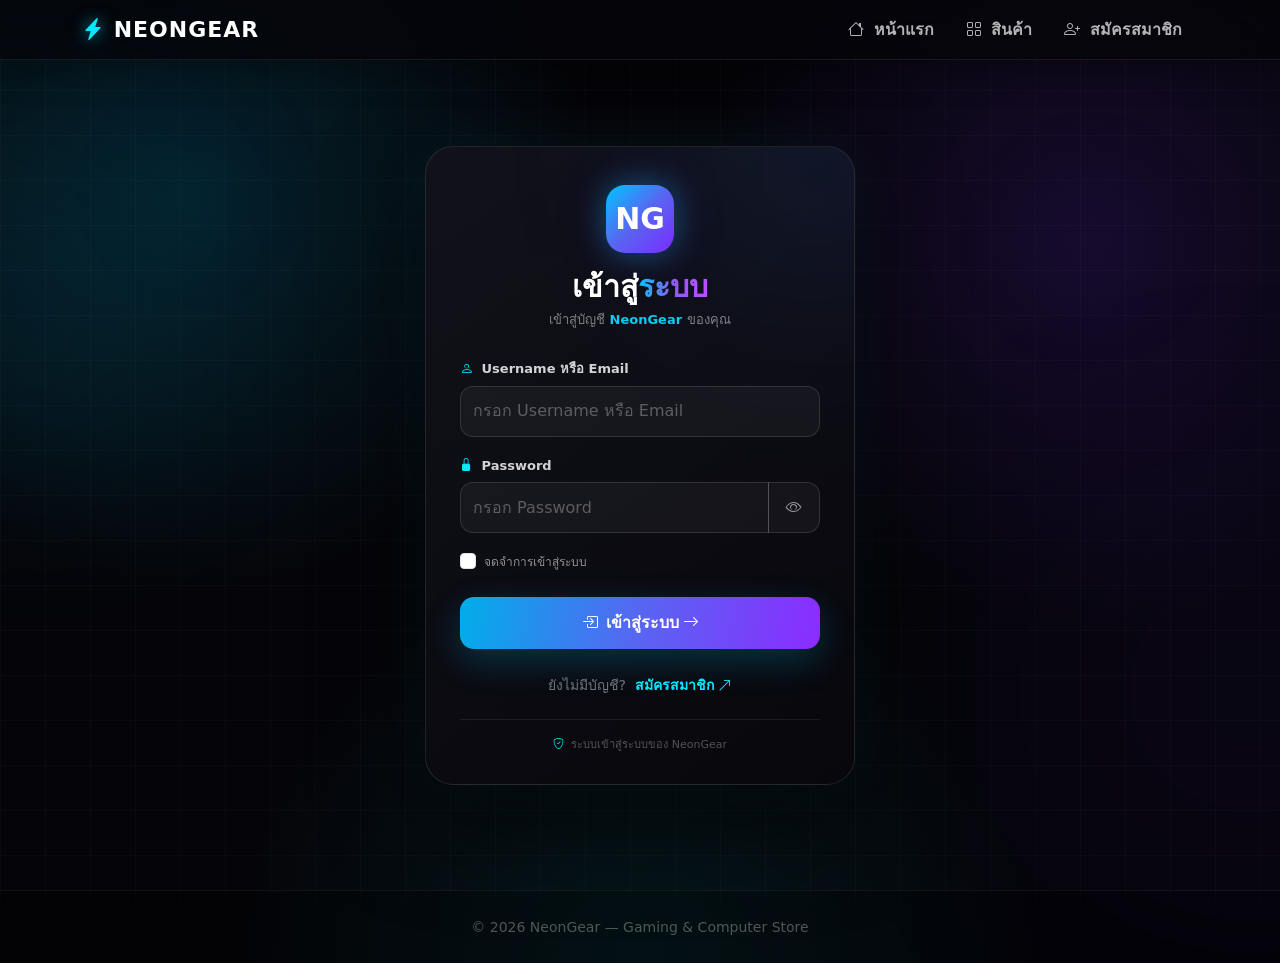
<file: orders.html>
<!DOCTYPE html>
<html lang="th">

<head>

    <meta charset="UTF-8">

    <meta
        name="viewport"
        content="width=device-width, initial-scale=1.0">

    <title>จัดการคำสั่งซื้อ | NeonGear Admin</title>

    <link
        href="https://cdn.jsdelivr.net/npm/bootstrap@5.3.3/dist/css/bootstrap.min.css"
        rel="stylesheet">

    <link
        rel="stylesheet"
        href="https://cdn.jsdelivr.net/npm/bootstrap-icons@1.11.3/font/bootstrap-icons.min.css">

    <link
        rel="stylesheet"
        href="css/orders.css">

</head>

<body>


<!-- =================================================
     NAVBAR
================================================== -->

<nav class="navbar navbar-expand-lg navbar-dark bg-dark">

    <div class="container">

        <a
            class="navbar-brand fw-bold"
            href="index.html">

            <i
                class="bi bi-lightning-charge-fill text-info">
            </i>

            NeonGear

        </a>


        <button
            class="navbar-toggler"
            type="button"
            data-bs-toggle="collapse"
            data-bs-target="#mainNavbar">

            <span
                class="navbar-toggler-icon">
            </span>

        </button>


        <div
            class="collapse navbar-collapse"
            id="mainNavbar">

            <ul
                class="navbar-nav me-auto ms-lg-4">

                <li class="nav-item">

                    <a
                        class="nav-link"
                        href="index.html">

                        หน้าแรก

                    </a>

                </li>


                <li class="nav-item">

                    <a
                        class="nav-link"
                        href="products.html">

                        สินค้า

                    </a>

                </li>


                <li class="nav-item">

                    <a
                        class="nav-link active"
                        href="orders.html">

                        <i
                            class="bi bi-box-seam me-1">
                        </i>

                        คำสั่งซื้อ

                    </a>

                </li>

            </ul>


            <div
                id="navbarMemberArea"
                class="d-flex gap-2">

            </div>

        </div>

    </div>

</nav>



<!-- =================================================
     MAIN
================================================== -->

<main class="container py-5">


    <!-- HERO -->

    <section class="admin-hero">

        <div class="admin-badge">

            <i
                class="bi bi-shield-lock-fill">
            </i>

            ADMIN PANEL

        </div>


        <h1 class="admin-title">

            จัดการ<span>คำสั่งซื้อ</span>

        </h1>


        <p
            class="text-secondary mb-0">

            ดูและจัดการคำสั่งซื้อทั้งหมดของลูกค้า NeonGear

        </p>

    </section>



    <!-- =================================================
         STATS
    ================================================== -->

    <div class="row g-3 mt-2">


        <div class="col-6 col-lg-3">

            <div class="admin-stat">

                <div class="admin-stat-icon">

                    <i class="bi bi-box-seam"></i>

                </div>

                <div
                    id="adminTotalOrders"
                    class="admin-stat-number">

                    0

                </div>

                <div class="admin-stat-label">

                    คำสั่งซื้อทั้งหมด

                </div>

            </div>

        </div>


        <div class="col-6 col-lg-3">

            <div class="admin-stat">

                <div class="admin-stat-icon">

                    <i class="bi bi-hourglass-split"></i>

                </div>

                <div
                    id="adminPendingOrders"
                    class="admin-stat-number">

                    0

                </div>

                <div class="admin-stat-label">

                    กำลังดำเนินการ

                </div>

            </div>

        </div>


        <div class="col-6 col-lg-3">

            <div class="admin-stat">

                <div class="admin-stat-icon">

                    <i class="bi bi-truck"></i>

                </div>

                <div
                    id="adminShippingOrders"
                    class="admin-stat-number">

                    0

                </div>

                <div class="admin-stat-label">

                    กำลังจัดส่ง

                </div>

            </div>

        </div>


        <div class="col-6 col-lg-3">

            <div class="admin-stat">

                <div class="admin-stat-icon">

                    <i class="bi bi-cash-stack"></i>

                </div>

                <div
                    id="adminTotalSales"
                    class="admin-stat-number">

                    ฿0

                </div>

                <div class="admin-stat-label">

                    ยอดขายที่ไม่ถูกยกเลิก

                </div>

            </div>

        </div>

    </div>



    <!-- =================================================
         ORDERS
    ================================================== -->

    <section class="admin-orders-card">


        <div class="admin-orders-header">

            <div class="row g-3 align-items-center">

                <div class="col-lg-5">

                    <h5 class="fw-bold mb-1">

                        <i
                            class="bi bi-list-check text-info me-2">
                        </i>

                        รายการคำสั่งซื้อทั้งหมด

                    </h5>

                    <small class="text-secondary">

                        เฉพาะ Admin เท่านั้นที่เห็นข้อมูลส่วนนี้

                    </small>

                </div>


                <div class="col-lg-4">

                    <input
                        type="search"
                        id="adminOrderSearch"
                        class="form-control admin-search"
                        placeholder="ค้นหา Order / ชื่อลูกค้า / Email">

                </div>


                <div class="col-lg-3">

                    <select
                        id="adminStatusFilter"
                        class="form-select admin-search">

                        <option value="all">
                            ทุกสถานะ
                        </option>

                        <option value="สั่งซื้อสำเร็จ">
                            สั่งซื้อสำเร็จ
                        </option>

                        <option value="กำลังเตรียมสินค้า">
                            กำลังเตรียมสินค้า
                        </option>

                        <option value="กำลังจัดส่ง">
                            กำลังจัดส่ง
                        </option>

                        <option value="จัดส่งแล้ว">
                            จัดส่งแล้ว
                        </option>

                        <option value="ยกเลิกคำสั่งซื้อ">
                            ยกเลิกคำสั่งซื้อ
                        </option>

                    </select>

                </div>

            </div>

        </div>


        <div id="adminOrdersList"></div>


    </section>


</main>



<!-- =================================================
     SCRIPTS
================================================== -->

<script
    src="https://cdn.jsdelivr.net/npm/bootstrap@5.3.3/dist/js/bootstrap.bundle.min.js">
</script>

<!-- โหลดแต่ละไฟล์เพียงครั้งเดียว -->
<script src="js/script.js"></script>
<script src="js/auth.js"></script>


<script>

"use strict";


/* =================================================
   ADMIN ORDERS
================================================= */

let adminOrders = [];


/* =================================================
   GET ORDERS
================================================= */

function getAdminOrders() {

    try {

        const data =
            localStorage.getItem(
                "neonGearOrders"
            );

        if (!data) {
            return [];
        }

        const orders =
            JSON.parse(data);

        return Array.isArray(orders)
            ? orders
            : [];

    } catch {

        return [];

    }

}


/* =================================================
   SAVE ORDERS
================================================= */

function saveAdminOrders(orders) {

    localStorage.setItem(
        "neonGearOrders",
        JSON.stringify(orders)
    );

}


/* =================================================
   FORMAT MONEY
================================================= */

function formatAdminMoney(value) {

    return Number(
        value || 0
    ).toLocaleString(
        "th-TH",
        {
            minimumFractionDigits: 2,
            maximumFractionDigits: 2
        }
    ) + " บาท";

}


/* =================================================
   FORMAT DATE
================================================= */

function formatAdminDate(date) {

    if (!date) {
        return "-";
    }

    const d =
        new Date(date);

    if (
        Number.isNaN(
            d.getTime()
        )
    ) {

        return "-";

    }

    return d.toLocaleString(
        "th-TH",
        {
            dateStyle: "medium",
            timeStyle: "short"
        }
    );

}


/* =================================================
   ESCAPE
================================================= */

function escapeAdminHTML(value) {

    return String(
        value ?? ""
    )
    .replace(/&/g, "&amp;")
    .replace(/</g, "&lt;")
    .replace(/>/g, "&gt;")
    .replace(/"/g, "&quot;")
    .replace(/'/g, "&#039;");

}


/* =================================================
   STATUS CLASS
================================================= */

function getAdminStatusClass(status) {

    switch (status) {

        case "สั่งซื้อสำเร็จ":
            return "text-primary";

        case "กำลังเตรียมสินค้า":
            return "text-warning";

        case "กำลังจัดส่ง":
            return "text-info";

        case "จัดส่งแล้ว":
            return "text-success";

        case "ยกเลิกคำสั่งซื้อ":
            return "text-danger";

        default:
            return "text-secondary";

    }

}


/* =================================================
   RENDER
================================================= */

function renderAdminOrders() {

    const container =
        document.getElementById(
            "adminOrdersList"
        );

    if (!container) {
        return;
    }


    const search =
        String(
            document.getElementById(
                "adminOrderSearch"
            )?.value || ""
        )
        .trim()
        .toLowerCase();


    const statusFilter =
        document.getElementById(
            "adminStatusFilter"
        )?.value || "all";


    let filtered =
        adminOrders.filter(
            order => {

                const orderId =
                    String(
                        order.orderId || ""
                    ).toLowerCase();

                const name =
                    String(
                        order.memberName || ""
                    ).toLowerCase();

                const email =
                    String(
                        order.memberEmail || ""
                    ).toLowerCase();

                const status =
                    String(
                        order.status || ""
                    );


                const matchesSearch =
                    !search ||
                    orderId.includes(search) ||
                    name.includes(search) ||
                    email.includes(search);


                const matchesStatus =
                    statusFilter === "all" ||
                    status === statusFilter;


                return (
                    matchesSearch &&
                    matchesStatus
                );

            }
        );


    filtered.sort(
        (a, b) => {

            return (
                new Date(
                    b.createdAt || 0
                ) -
                new Date(
                    a.createdAt || 0
                )
            );

        }
    );


    if (
        filtered.length === 0
    ) {

        container.innerHTML = `

            <div class="empty-orders">

                <i
                    class="bi bi-inbox d-block mb-3">
                </i>

                <h5>
                    ไม่พบคำสั่งซื้อ
                </h5>

                <p class="mb-0">
                    ลองเปลี่ยนคำค้นหาหรือสถานะ
                </p>

            </div>

        `;

        return;

    }


    container.innerHTML =
        filtered
            .map(renderAdminOrder)
            .join("");

}


/* =================================================
   RENDER ORDER
================================================= */

function renderAdminOrder(order) {

    const items =
        Array.isArray(order.items)
            ? order.items
            : [];


    const productHTML =
        items.map(
            item => {

                const name =
                    escapeAdminHTML(
                        item.name ||
                        item.productName ||
                        "สินค้า"
                    );


                const qty =
                    Number(
                        item.quantity ||
                        item.qty ||
                        1
                    );


                return `

                    <div class="order-product mb-1">

                        <i
                            class="bi bi-cpu text-info me-1">
                        </i>

                        ${name}

                        <span class="text-secondary">

                            × ${qty}

                        </span>

                    </div>

                `;

            }
        ).join("");


    const status =
        order.status ||
        "สั่งซื้อสำเร็จ";


    const isCancelled =
        status ===
        "ยกเลิกคำสั่งซื้อ";


    const orderId =
        escapeAdminHTML(
            order.orderId ||
            "-"
        );


    const memberName =
        escapeAdminHTML(
            order.memberName ||
            "ไม่ระบุชื่อ"
        );


    const memberEmail =
        escapeAdminHTML(
            order.memberEmail ||
            "-"
        );


    return `

        <div class="admin-order">

            <div class="row g-4 align-items-center">


                <!-- ORDER -->

                <div class="col-lg-3">

                    <div class="order-id mb-2">

                        #${orderId}

                    </div>


                    <div class="customer-name">

                        ${memberName}

                    </div>


                    <div class="customer-email">

                        ${memberEmail}

                    </div>


                    <div class="customer-email mt-2">

                        <i class="bi bi-clock me-1"></i>

                        ${formatAdminDate(
                            order.createdAt
                        )}

                    </div>

                </div>


                <!-- PRODUCTS -->

                <div class="col-lg-4">

                    <div class="small text-secondary mb-2">

                        สินค้า

                    </div>

                    ${
                        productHTML ||
                        `
                        <span class="text-secondary">
                            ไม่มีข้อมูลสินค้า
                        </span>
                        `
                    }

                </div>


                <!-- TOTAL -->

                <div class="col-lg-2">

                    <div class="small text-secondary mb-1">

                        ยอดรวม

                    </div>

                    <div class="order-total">

                        ${formatAdminMoney(
                            order.total
                        )}

                    </div>

                </div>


                <!-- ACTION -->

                <div class="col-lg-3">

                    <div class="small text-secondary mb-2">

                        สถานะคำสั่งซื้อ

                    </div>


                    <select
                        class="
                            form-select
                            status-select
                            mb-2
                            ${getAdminStatusClass(status)}
                        "
                        onchange="
                            updateAdminOrderStatus(
                                '${escapeAdminHTML(
                                    order.orderId
                                )}',
                                this.value
                            )">

                        <option
                            value="สั่งซื้อสำเร็จ"
                            ${
                                status ===
                                "สั่งซื้อสำเร็จ"
                                    ? "selected"
                                    : ""
                            }>

                            สั่งซื้อสำเร็จ

                        </option>


                        <option
                            value="กำลังเตรียมสินค้า"
                            ${
                                status ===
                                "กำลังเตรียมสินค้า"
                                    ? "selected"
                                    : ""
                            }>

                            กำลังเตรียมสินค้า

                        </option>


                        <option
                            value="กำลังจัดส่ง"
                            ${
                                status ===
                                "กำลังจัดส่ง"
                                    ? "selected"
                                    : ""
                            }>

                            กำลังจัดส่ง

                        </option>


                        <option
                            value="จัดส่งแล้ว"
                            ${
                                status ===
                                "จัดส่งแล้ว"
                                    ? "selected"
                                    : ""
                            }>

                            จัดส่งแล้ว

                        </option>


                        <option
                            value="ยกเลิกคำสั่งซื้อ"
                            ${
                                status ===
                                "ยกเลิกคำสั่งซื้อ"
                                    ? "selected"
                                    : ""
                            }>

                            ยกเลิกคำสั่งซื้อ

                        </option>

                    </select>


                    ${
                        !isCancelled &&
                        status !== "จัดส่งแล้ว"
                            ? `

                            <button
                                type="button"
                                class="
                                    btn
                                    btn-outline-danger
                                    btn-sm
                                    w-100
                                    admin-cancel-btn
                                "
                                onclick="
                                    cancelAdminOrder(
                                        '${escapeAdminHTML(
                                            order.orderId
                                        )}'
                                    )
                                ">

                                <i
                                    class="bi bi-x-circle me-1">
                                </i>

                                ยกเลิกคำสั่งซื้อ

                            </button>

                            `
                            : ""
                    }


                    ${
                        isCancelled
                            ? `

                            <div
                                class="text-danger small mt-2">

                                <i
                                    class="bi bi-x-circle-fill me-1">
                                </i>

                                ยกเลิกแล้ว

                            </div>

                            `
                            : ""
                    }

                </div>

            </div>

        </div>

    `;

}


/* =================================================
   UPDATE STATUS
================================================= */

function updateAdminOrderStatus(
    orderId,
    newStatus
) {

    if (!isAdmin()) {

        alert(
            "ไม่มีสิทธิ์ดำเนินการ"
        );

        return;

    }


    const index =
        adminOrders.findIndex(
            order =>
                String(
                    order.orderId
                ) ===
                String(
                    orderId
                )
        );


    if (index === -1) {

        alert(
            "ไม่พบคำสั่งซื้อ"
        );

        return;

    }


    adminOrders[index].status =
        newStatus;

    adminOrders[index].shippingStatus =
        newStatus;

    adminOrders[index].updatedAt =
        new Date().toISOString();

    adminOrders[index].updatedBy =
        "admin";


    saveAdminOrders(
        adminOrders
    );


    updateAdminStats();

    renderAdminOrders();


    console.log(
        "Admin updated order:",
        orderId,
        newStatus
    );

}


/* =================================================
   CANCEL ORDER
================================================= */

function cancelAdminOrder(orderId) {

    if (!isAdmin()) {

        alert(
            "ไม่มีสิทธิ์ดำเนินการ"
        );

        return;

    }


    const order =
        adminOrders.find(
            item =>
                String(
                    item.orderId
                ) ===
                String(
                    orderId
                )
        );


    if (!order) {

        alert(
            "ไม่พบคำสั่งซื้อ"
        );

        return;

    }


    if (
        order.status ===
        "จัดส่งแล้ว"
    ) {

        alert(
            "ไม่สามารถยกเลิกคำสั่งซื้อที่จัดส่งแล้วได้"
        );

        return;

    }


    if (
        !confirm(
            "ต้องการยกเลิกคำสั่งซื้อ #" +
            orderId +
            " ใช่หรือไม่?"
        )
    ) {

        return;

    }


    order.status =
        "ยกเลิกคำสั่งซื้อ";

    order.shippingStatus =
        "ยกเลิกคำสั่งซื้อ";

    order.cancelledAt =
        new Date().toISOString();

    order.cancelledBy =
        "admin";

    order.updatedAt =
        new Date().toISOString();


    saveAdminOrders(
        adminOrders
    );


    updateAdminStats();

    renderAdminOrders();


    alert(
        "ยกเลิกคำสั่งซื้อเรียบร้อยแล้ว"
    );

}


/* =================================================
   STATS
================================================= */

function updateAdminStats() {

    const total =
        adminOrders.length;


    const pending =
        adminOrders.filter(
            order =>
                order.status ===
                "สั่งซื้อสำเร็จ" ||
                order.status ===
                "กำลังเตรียมสินค้า"
        ).length;


    const shipping =
        adminOrders.filter(
            order =>
                order.status ===
                "กำลังจัดส่ง"
        ).length;


    const sales =
        adminOrders
            .filter(
                order =>
                    order.status !==
                    "ยกเลิกคำสั่งซื้อ"
            )
            .reduce(
                (
                    sum,
                    order
                ) =>
                    sum +
                    Number(
                        order.total ||
                        0
                    ),
                0
            );


    document.getElementById(
        "adminTotalOrders"
    ).textContent =
        total;


    document.getElementById(
        "adminPendingOrders"
    ).textContent =
        pending;


    document.getElementById(
        "adminShippingOrders"
    ).textContent =
        shipping;


    document.getElementById(
        "adminTotalSales"
    ).textContent =
        "฿" +
        sales.toLocaleString(
            "th-TH",
            {
                minimumFractionDigits: 0
            }
        );

}


/* =================================================
   START
================================================= */

document.addEventListener(
    "DOMContentLoaded",
    function () {


        /* ADMIN ONLY */

        if (
            !requireAdmin()
        ) {

            return;

        }


        adminOrders =
            getAdminOrders();


        updateAdminStats();

        renderAdminOrders();


        /* SEARCH */

        document
            .getElementById(
                "adminOrderSearch"
            )
            ?.addEventListener(
                "input",
                renderAdminOrders
            );


        /* FILTER */

        document
            .getElementById(
                "adminStatusFilter"
            )
            ?.addEventListener(
                "change",
                renderAdminOrders
            );

    }
);

</script>


</body>

</html>
</file>
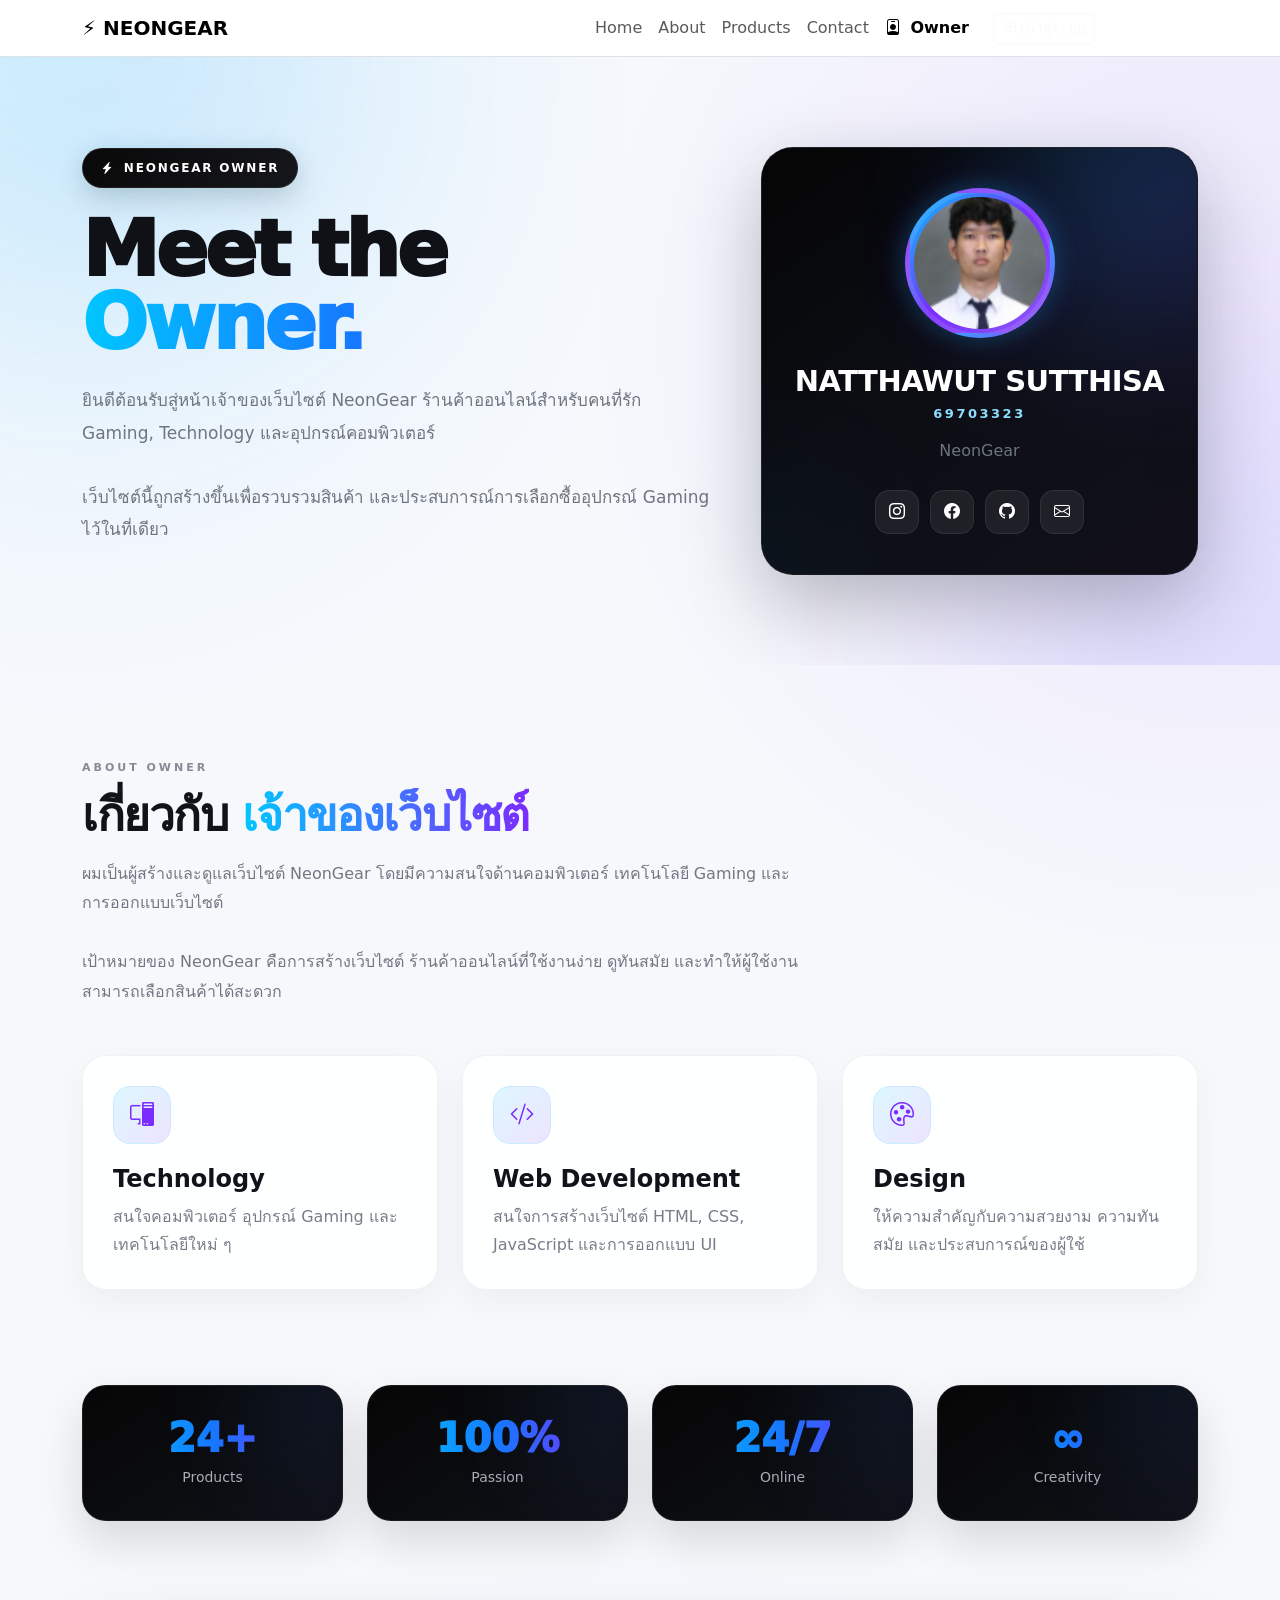
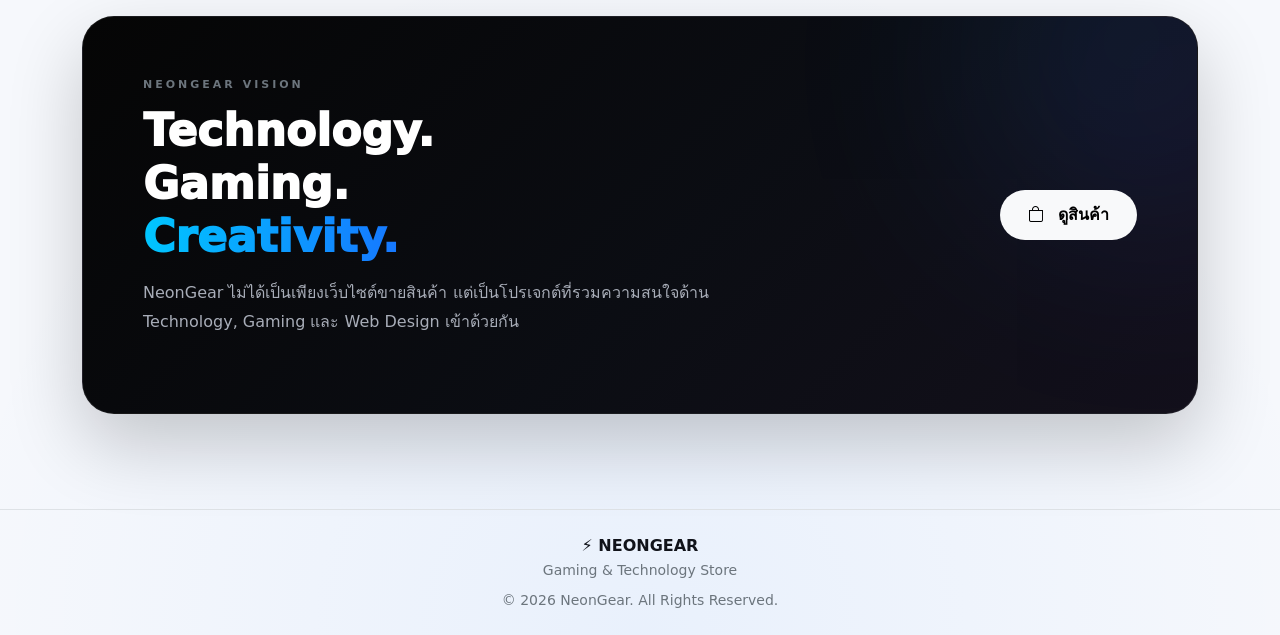
<file: owner.html>
<!DOCTYPE html>
<html lang="th">

<head>
    <meta charset="UTF-8">
    <meta name="viewport" content="width=device-width, initial-scale=1.0">

    <title>Owner | NeonGear</title>

    <!-- Bootstrap -->
    <link
        href="https://cdn.jsdelivr.net/npm/bootstrap@5.3.3/dist/css/bootstrap.min.css"
        rel="stylesheet">

    <!-- Bootstrap Icons -->
    <link
        rel="stylesheet"
        href="https://cdn.jsdelivr.net/npm/bootstrap-icons@1.11.3/font/bootstrap-icons.min.css">

    <!-- Main CSS -->
    <link rel="stylesheet" href="css/owner.css">

    


<!-- =====================================================
     NAVBAR
===================================================== -->

<nav class="navbar navbar-expand-lg bg-white sticky-top border-bottom">

    <div class="container">

        <a class="navbar-brand fw-bold" href="index.html">
            ⚡ NEONGEAR
        </a>


        <button
            class="navbar-toggler"
            type="button"
            data-bs-toggle="collapse"
            data-bs-target="#mainNavbar"
            aria-controls="mainNavbar"
            aria-expanded="false"
            aria-label="Toggle navigation">

            <span class="navbar-toggler-icon"></span>

        </button>


        <div
            class="collapse navbar-collapse"
            id="mainNavbar">

            

            <ul class="navbar-nav ms-auto align-items-lg-center">

                <li class="nav-item">
                    <a class="nav-link" href="index.html">
                        Home
                    </a>
                </li>

                <li class="nav-item">
                    <a class="nav-link" href="about.html">
                        About
                    </a>
                </li>

                <li class="nav-item">
                    <a class="nav-link" href="products.html">
                        Products
                    </a>
                </li>

                <li class="nav-item">
                    <a class="nav-link" href="contact.html">
                        Contact
                    </a>
                </li>

                

                <li class="nav-item">
                    <a
                        class="nav-link active fw-bold"
                        href="owner.html">

                        <i class="bi bi-person-badge me-1"></i>
                        Owner

                    </a>
                </li>

                <!-- MEMBER AREA -->
                <li class="nav-item ms-lg-3">

                    <div id="navbarMemberArea">

                        <!-- auth.js จะเปลี่ยนตรงนี้อัตโนมัติ -->

                        <div class="d-flex gap-2">

                            <a
                                href="login.html"
                                class="btn btn-outline-dark btn-sm">

                                <i class="bi bi-box-arrow-in-right"></i>
                                เข้าสู่ระบบ

                            </a>


                        </div>

                    </div>

                </li>

            </ul>

        </div>

    </div>

</nav>



<!-- =====================================================
     HERO
===================================================== -->

<section class="owner-hero">

    <div class="container owner-content">

        <div class="row align-items-center g-5">


            <!-- LEFT -->

            <div class="col-lg-7">

                <div class="owner-badge">

                    <i class="bi bi-lightning-charge-fill"></i>

                    NEONGEAR OWNER

                </div>


                <h1 class="owner-title">

                    Meet the
                    <span>Owner.</span>

                </h1>


                <p class="owner-description">

                    ยินดีต้อนรับสู่หน้าเจ้าของเว็บไซต์
                    NeonGear ร้านค้าออนไลน์สำหรับคนที่รัก
                    Gaming, Technology และอุปกรณ์คอมพิวเตอร์

                    <br><br>

                    เว็บไซต์นี้ถูกสร้างขึ้นเพื่อรวบรวมสินค้า
                    และประสบการณ์การเลือกซื้ออุปกรณ์
                    Gaming ไว้ในที่เดียว

                </p>

            </div>



            <!-- RIGHT -->

            <div class="col-lg-5">

                <div class="owner-profile-card text-center">

                    <div class="owner-avatar">
    <img
        src="อินเมจ/Screenshot 2026-09-22 134939.png"
        alt="NATTHAWUT SUTTHISA"
    >
</div>


                    <!-- แก้ชื่อได้ตรงนี้ -->

                    <div class="owner-name">

                        NATTHAWUT SUTTHISA 

                    </div>


                    <div class="owner-role">

                        69703323

                    </div>


                    <p class="text-secondary mt-3 mb-0">

                        NeonGear

                    </p>


                    <div class="owner-social">

                        <a href="#" title="Instagram">

                            <i class="bi bi-instagram"></i>

                        </a>


                        <a href="#" title="Facebook">

                            <i class="bi bi-facebook"></i>

                        </a>


                        <a href="#" title="GitHub">

                            <i class="bi bi-github"></i>

                        </a>


                        <a href="#" title="Email">

                            <i class="bi bi-envelope"></i>

                        </a>

                    </div>

                </div>

            </div>

        </div>

    </div>

</section>



<!-- =====================================================
     ABOUT OWNER
===================================================== -->

<section class="owner-section">

    <div class="container">


        <div class="mb-5">

            <div class="section-label">
                About Owner
            </div>

            <h2 class="section-title">
                เกี่ยวกับ <span>เจ้าของเว็บไซต์</span>
            </h2>

            <p class="section-text">

                ผมเป็นผู้สร้างและดูแลเว็บไซต์ NeonGear
                โดยมีความสนใจด้านคอมพิวเตอร์ เทคโนโลยี
                Gaming และการออกแบบเว็บไซต์

                <br><br>

                เป้าหมายของ NeonGear คือการสร้างเว็บไซต์
                ร้านค้าออนไลน์ที่ใช้งานง่าย ดูทันสมัย
                และทำให้ผู้ใช้งานสามารถเลือกสินค้าได้สะดวก

            </p>

        </div>



        <div class="row g-4">


            <div class="col-md-4">

                <div class="owner-info-card">

                    <div class="info-icon">
                        <i class="bi bi-pc-display"></i>
                    </div>

                    <h4>
                        Technology
                    </h4>

                    <p>
                        สนใจคอมพิวเตอร์ อุปกรณ์ Gaming
                        และเทคโนโลยีใหม่ ๆ
                    </p>

                </div>

            </div>



            <div class="col-md-4">

                <div class="owner-info-card">

                    <div class="info-icon">
                        <i class="bi bi-code-slash"></i>
                    </div>

                    <h4>
                        Web Development
                    </h4>

                    <p>
                        สนใจการสร้างเว็บไซต์
                        HTML, CSS, JavaScript
                        และการออกแบบ UI
                    </p>

                </div>

            </div>



            <div class="col-md-4">

                <div class="owner-info-card">

                    <div class="info-icon">
                        <i class="bi bi-palette"></i>
                    </div>

                    <h4>
                        Design
                    </h4>

                    <p>
                        ให้ความสำคัญกับความสวยงาม
                        ความทันสมัย และประสบการณ์ของผู้ใช้
                    </p>

                </div>

            </div>


        </div>

    </div>

</section>



<!-- =====================================================
     STATS
===================================================== -->

<section class="owner-section pt-0">

    <div class="container">

        <div class="row g-4">


            <div class="col-6 col-lg-3">

                <div class="owner-stat">

                    <div class="owner-stat-number">
                        24+
                    </div>

                    <div class="owner-stat-label">
                        Products
                    </div>

                </div>

            </div>


            <div class="col-6 col-lg-3">

                <div class="owner-stat">

                    <div class="owner-stat-number">
                        100%
                    </div>

                    <div class="owner-stat-label">
                        Passion
                    </div>

                </div>

            </div>


            <div class="col-6 col-lg-3">

                <div class="owner-stat">

                    <div class="owner-stat-number">
                        24/7
                    </div>

                    <div class="owner-stat-label">
                        Online
                    </div>

                </div>

            </div>


            <div class="col-6 col-lg-3">

                <div class="owner-stat">

                    <div class="owner-stat-number">
                        ∞
                    </div>

                    <div class="owner-stat-label">
                        Creativity
                    </div>

                </div>

            </div>


        </div>

    </div>

</section>



<!-- =====================================================
     VISION
===================================================== -->

<section class="owner-section pt-0">

    <div class="container">

        <div class="owner-contact">

            <div class="row align-items-center">

                <div class="col-lg-8">

                    <div class="section-label text-secondary">
                        NeonGear Vision
                    </div>

                    <h2 class="display-5 mb-3">

                        Technology.
                        <br>

                        Gaming.
                        <br>

                        <span class="gradient-text">
                            Creativity.
                        </span>

                    </h2>

                    <p>

                        NeonGear ไม่ได้เป็นเพียงเว็บไซต์ขายสินค้า
                        แต่เป็นโปรเจกต์ที่รวมความสนใจด้าน
                        Technology, Gaming และ Web Design
                        เข้าด้วยกัน

                    </p>

                </div>


                <div class="col-lg-4 text-lg-end mt-4 mt-lg-0">

                    <a
                        href="products.html"
                        class="btn btn-light">

                        <i class="bi bi-bag me-2"></i>

                        ดูสินค้า

                    </a>

                </div>

            </div>

        </div>

    </div>

</section>



<!-- =====================================================
     FOOTER
===================================================== -->

<footer class="border-top py-4">

    <div class="container text-center">

        <div class="fw-bold">
            ⚡ NEONGEAR
        </div>

        <small class="text-secondary">
            Gaming & Technology Store
        </small>

        <div class="mt-2 text-secondary small">
            © 2026 NeonGear. All Rights Reserved.
        </div>

    </div>

</footer>



<!-- =====================================================
     BOOTSTRAP JS
===================================================== -->

<script
    src="https://cdn.jsdelivr.net/npm/bootstrap@5.3.3/dist/js/bootstrap.bundle.min.js">
</script>


<!-- =====================================================
     MAIN JS
===================================================== -->

<script src="js/script.js"></script>


<!-- =====================================================
     AUTH JS
===================================================== -->

<script src="js/auth.js"></script>


</body>

</html>
</file>
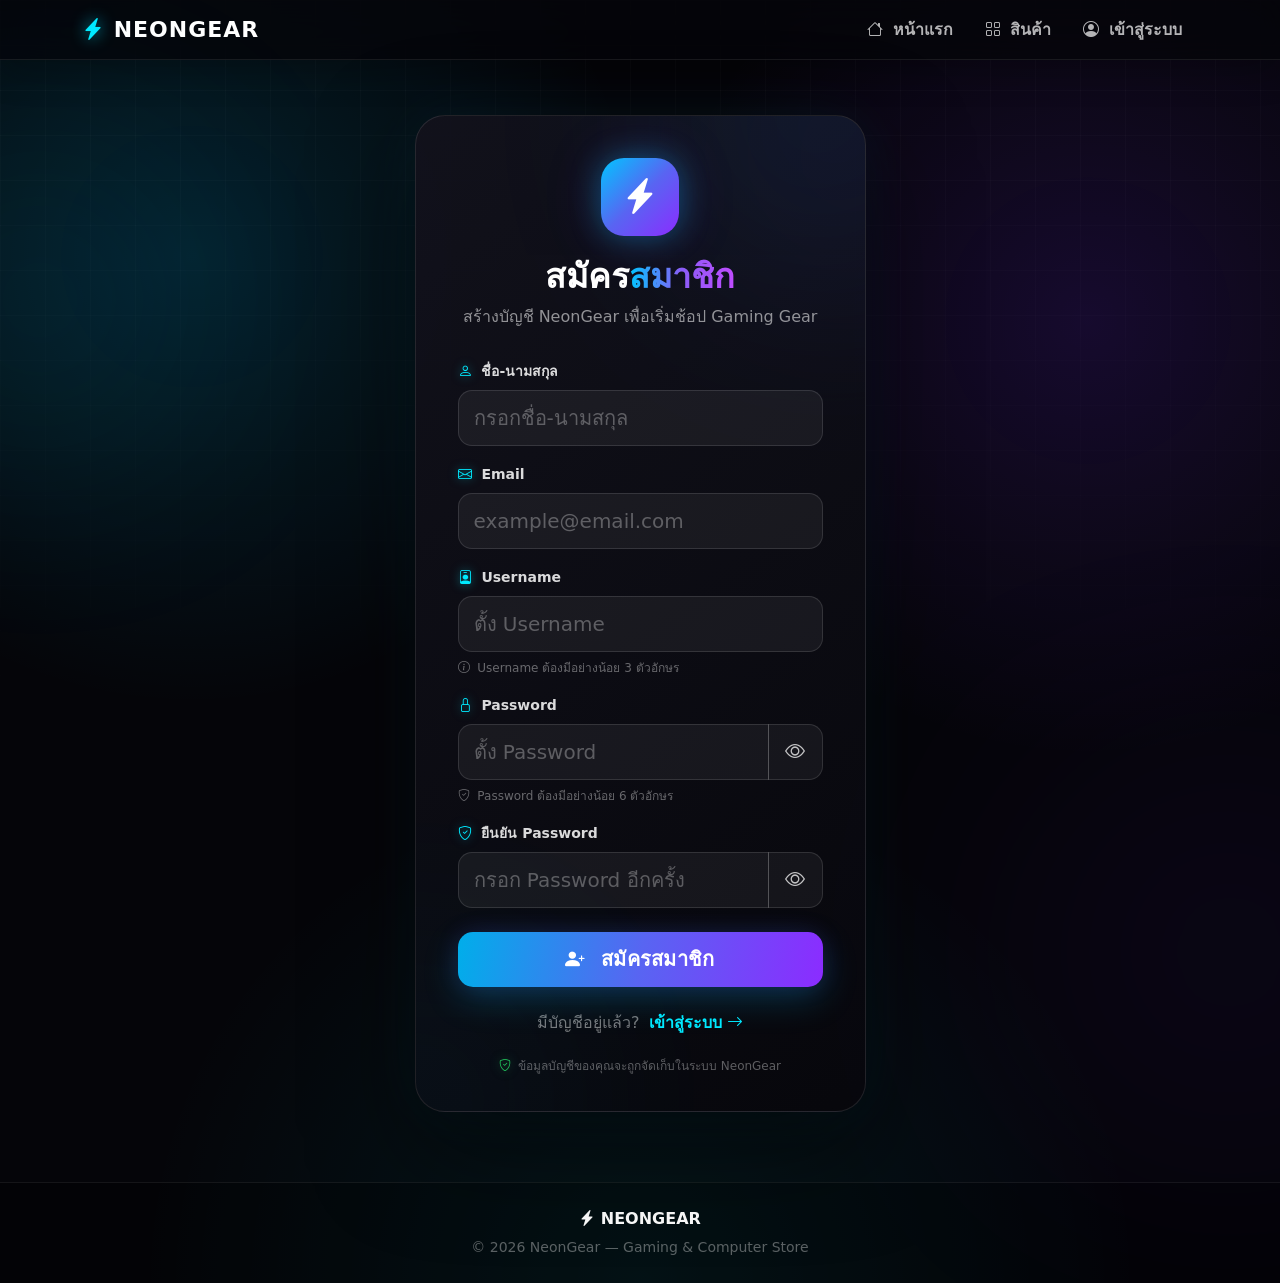
<file: register.html>
<!DOCTYPE html>
<html lang="th">

<head>

    <meta charset="UTF-8">

    <meta name="viewport"
        content="width=device-width, initial-scale=1.0">

    <title>สมัครสมาชิก | NeonGear</title>


    <!-- =====================================================
         BOOTSTRAP
    ====================================================== -->

    <link
        href="https://cdn.jsdelivr.net/npm/bootstrap@5.3.3/dist/css/bootstrap.min.css"
        rel="stylesheet">


    <!-- =====================================================
         BOOTSTRAP ICONS
    ====================================================== -->

    <link
        rel="stylesheet"
        href="https://cdn.jsdelivr.net/npm/bootstrap-icons@1.11.3/font/bootstrap-icons.min.css">


    <!-- =====================================================
         NEONGEAR CSS
    ====================================================== -->

    <link
        rel="stylesheet"
        href="css/register.css">


    <!-- =====================================================
         REGISTER PAGE STYLE
    ====================================================== -->




    <!-- =====================================================
         NAVBAR
    ====================================================== -->

    <nav
        class="navbar navbar-expand-lg navbar-dark ng-register-navbar">

        <div class="container">

            <a
                class="navbar-brand fw-bold"
                href="index.html">

                <i class="bi bi-lightning-charge-fill"></i>

                NEONGEAR

            </a>


            <button
                class="navbar-toggler"
                type="button"
                data-bs-toggle="collapse"
                data-bs-target="#mainNavbar"
                aria-controls="mainNavbar"
                aria-expanded="false"
                aria-label="เปิดเมนู">

                <span class="navbar-toggler-icon"></span>

            </button>


            <div
                class="collapse navbar-collapse"
                id="mainNavbar">

                <ul
                    class="navbar-nav ms-auto align-items-lg-center">

                    <li class="nav-item">

                        <a
                            class="nav-link px-lg-3"
                            href="index.html">

                            <i class="bi bi-house me-1"></i>

                            หน้าแรก

                        </a>

                    </li>


                    <li class="nav-item">

                        <a
                            class="nav-link px-lg-3"
                            href="products.html">

                            <i class="bi bi-grid me-1"></i>

                            สินค้า

                        </a>

                    </li>


                    <li class="nav-item">

                        <a
                            class="nav-link px-lg-3"
                            href="login.html">

                            <i class="bi bi-person-circle me-1"></i>

                            เข้าสู่ระบบ

                        </a>

                    </li>

                </ul>

            </div>

        </div>

    </nav>



    <!-- =====================================================
         REGISTER
    ====================================================== -->

    <main class="register-page">

        <div class="container">

            <div class="row justify-content-center">

                <div
                    class="col-12 col-md-9 col-lg-6 col-xl-5">


                    <div class="register-card">


                        <div class="register-card-body">


                            <!-- =================================================
                                 LOGO
                            ================================================== -->

                            <div class="text-center">

                                <div class="register-logo">

                                    <i
                                        class="bi bi-lightning-charge-fill">
                                    </i>

                                </div>


                                <h1
                                    class="register-title">

                                    สมัคร<span>สมาชิก</span>

                                </h1>


                                <p
                                    class="register-subtitle">

                                    สร้างบัญชี NeonGear
                                    เพื่อเริ่มช้อป Gaming Gear

                                </p>

                            </div>



                            <!-- =================================================
                                 REGISTER FORM
                            ================================================== -->

                            <form id="registerForm">


                                <!-- NAME -->

                                <div class="mb-3">

                                    <label
                                        for="registerName"
                                        class="form-label fw-semibold">

                                        <i
                                            class="bi bi-person">
                                        </i>

                                        ชื่อ-นามสกุล

                                    </label>


                                    <input
                                        type="text"
                                        class="form-control form-control-lg"
                                        id="registerName"
                                        placeholder="กรอกชื่อ-นามสกุล"
                                        autocomplete="name"
                                        required>

                                </div>



                                <!-- EMAIL -->

                                <div class="mb-3">

                                    <label
                                        for="registerEmail"
                                        class="form-label fw-semibold">

                                        <i
                                            class="bi bi-envelope">
                                        </i>

                                        Email

                                    </label>


                                    <input
                                        type="email"
                                        class="form-control form-control-lg"
                                        id="registerEmail"
                                        placeholder="example@email.com"
                                        autocomplete="email"
                                        required>

                                </div>



                                <!-- USERNAME -->

                                <div class="mb-3">

                                    <label
                                        for="registerUsername"
                                        class="form-label fw-semibold">

                                        <i
                                            class="bi bi-person-badge">
                                        </i>

                                        Username

                                    </label>


                                    <input
                                        type="text"
                                        class="form-control form-control-lg"
                                        id="registerUsername"
                                        placeholder="ตั้ง Username"
                                        autocomplete="username"
                                        minlength="3"
                                        required>


                                    <div class="form-text">

                                        <i
                                            class="bi bi-info-circle me-1">
                                        </i>

                                        Username ต้องมีอย่างน้อย 3 ตัวอักษร

                                    </div>

                                </div>



                                <!-- PASSWORD -->

                                <div class="mb-3">

                                    <label
                                        for="registerPassword"
                                        class="form-label fw-semibold">

                                        <i
                                            class="bi bi-lock">
                                        </i>

                                        Password

                                    </label>


                                    <div
                                        class="input-group input-group-lg">

                                        <input
                                            type="password"
                                            class="form-control"
                                            id="registerPassword"
                                            placeholder="ตั้ง Password"
                                            autocomplete="new-password"
                                            minlength="6"
                                            required>


                                        <button
                                            type="button"
                                            class="btn"
                                            onclick="togglePassword(
                                                'registerPassword',
                                                this
                                            )"
                                            aria-label="แสดง Password">

                                            <i
                                                class="bi bi-eye">
                                            </i>

                                        </button>

                                    </div>


                                    <div class="form-text">

                                        <i
                                            class="bi bi-shield-check me-1">
                                        </i>

                                        Password ต้องมีอย่างน้อย 6 ตัวอักษร

                                    </div>

                                </div>



                                <!-- CONFIRM PASSWORD -->

                                <div class="mb-4">

                                    <label
                                        for="registerConfirmPassword"
                                        class="form-label fw-semibold">

                                        <i
                                            class="bi bi-shield-check">
                                        </i>

                                        ยืนยัน Password

                                    </label>


                                    <div
                                        class="input-group input-group-lg">

                                        <input
                                            type="password"
                                            class="form-control"
                                            id="registerConfirmPassword"
                                            placeholder="กรอก Password อีกครั้ง"
                                            autocomplete="new-password"
                                            minlength="6"
                                            required>


                                        <button
                                            type="button"
                                            class="btn"
                                            onclick="togglePassword(
                                                'registerConfirmPassword',
                                                this
                                            )"
                                            aria-label="แสดง Password">

                                            <i
                                                class="bi bi-eye">
                                            </i>

                                        </button>

                                    </div>

                                </div>



                                <!-- =================================================
                                     SUBMIT
                                ================================================== -->

                                <button
                                    type="submit"
                                    class="btn register-submit btn-lg w-100">

                                    <i
                                        class="bi bi-person-plus-fill me-2">
                                    </i>

                                    สมัครสมาชิก

                                </button>


                            </form>



                            <!-- =================================================
                                 LOGIN
                            ================================================== -->

                            <div
                                class="text-center mt-4">

                                <span
                                    class="register-login-text">

                                    มีบัญชีอยู่แล้ว?

                                </span>

                                <a
                                    href="login.html"
                                    class="register-login-link ms-1">

                                    เข้าสู่ระบบ

                                    <i
                                        class="bi bi-arrow-right">
                                    </i>

                                </a>

                            </div>



                            <!-- =================================================
                                 SECURITY
                            ================================================== -->

                            <div
                                class="register-security">

                                <i
                                    class="bi bi-shield-check">
                                </i>

                                ข้อมูลบัญชีของคุณจะถูกจัดเก็บในระบบ NeonGear

                            </div>


                        </div>

                    </div>

                </div>

            </div>

        </div>

    </main>



    <!-- =====================================================
         FOOTER
    ====================================================== -->

    <footer
        class="register-footer text-center py-4">

        <div class="container">

            <div class="fw-bold text-white mb-1">

                <i
                    class="bi bi-lightning-charge-fill">
                </i>

                NEONGEAR

            </div>

            <small>

                © 2026 NeonGear — Gaming & Computer Store

            </small>

        </div>

    </footer>



    <!-- =====================================================
         BOOTSTRAP JS
    ====================================================== -->

    <script
        src="https://cdn.jsdelivr.net/npm/bootstrap@5.3.3/dist/js/bootstrap.bundle.min.js">
    </script>



    <!-- =====================================================
         MAIN JS
    ====================================================== -->

    <script
        src="js/script.js">
    </script>



    <!-- =====================================================
         AUTH JS
    ====================================================== -->

    <script
        src="js/auth.js">
    </script>



    <!-- =====================================================
         PASSWORD TOGGLE
    ====================================================== -->

    <script>

        function togglePassword(inputId, button) {

            const input =
                document.getElementById(inputId);

            if (!input) return;


            const icon =
                button.querySelector("i");


            if (input.type === "password") {

                input.type = "text";

                icon.classList.remove(
                    "bi-eye"
                );

                icon.classList.add(
                    "bi-eye-slash"
                );

                button.setAttribute(
                    "aria-label",
                    "ซ่อน Password"
                );

            } else {

                input.type = "password";

                icon.classList.remove(
                    "bi-eye-slash"
                );

                icon.classList.add(
                    "bi-eye"
                );

                button.setAttribute(
                    "aria-label",
                    "แสดง Password"
                );

            }

        }

    </script>



</body>

</html>
</file>
<file: css/style.css>
/* =========================================================
   NEONGEAR — PREMIUM CYBER GAMING
   THEME: BLACK / CYAN / ELECTRIC BLUE / PURPLE
   Inspired by NeonGear Logo
========================================================= */

@import url('https://fonts.googleapis.com/css2?family=Kanit:wght@300;400;500;600;700&display=swap');


/* =========================================================
   VARIABLES
========================================================= */

:root {

    --cyan: #00d9ff;
    --cyan-light: #5eeaff;

    --blue: #1685ff;
    --blue-dark: #0754d8;

    --purple: #b51cff;
    --purple-light: #d85cff;

    --black: #020306;
    --black-2: #070910;
    --black-3: #0d111b;
    --black-4: #131927;

    --white: #ffffff;
    --text: #10131b;
    --muted: #747d8d;

    --border: rgba(255,255,255,.10);
    --border-light: #e4e8f0;

    --neon-gradient:
        linear-gradient(
            90deg,
            var(--cyan),
            var(--blue),
            var(--purple)
        );

    --neon-gradient-diagonal:
        linear-gradient(
            135deg,
            var(--cyan),
            var(--blue),
            var(--purple)
        );

    --shadow-blue:
        0 15px 45px rgba(0, 150, 255, .18);

    --shadow-purple:
        0 15px 45px rgba(181, 28, 255, .18);
}


/* =========================================================
   RESET
========================================================= */

* {
    margin: 0;
    padding: 0;
    box-sizing: border-box;
}

html {
    scroll-behavior: smooth;
}

body {
    margin: 0;

    font-family: 'Kanit', sans-serif;

    background:
        linear-gradient(
            180deg,
            #ffffff 0%,
            #f7f9fd 50%,
            #ffffff 100%
        );

    color: var(--text);

    line-height: 1.7;

    overflow-x: hidden;
}

a {
    text-decoration: none;
}


/* =========================================================
   CUSTOM SCROLLBAR
========================================================= */

::-webkit-scrollbar {
    width: 8px;
}

::-webkit-scrollbar-track {
    background: #030408;
}

::-webkit-scrollbar-thumb {
    background: linear-gradient(
        180deg,
        var(--cyan),
        var(--blue),
        var(--purple)
    );

    border-radius: 20px;
}


/* =========================================================
   NAVBAR
========================================================= */

.premium-navbar,
.navbar {
    min-height: 74px;

    background:
        linear-gradient(
            90deg,
            rgba(2,3,6,.98),
            rgba(8,10,18,.98),
            rgba(3,4,9,.98)
        ) !important;

    border-bottom: 1px solid rgba(0,217,255,.22);

    box-shadow:
        0 8px 35px rgba(0,0,0,.35);

    backdrop-filter: blur(18px);
}


/* Neon line */

.premium-navbar::after {
    content: "";

    position: absolute;

    left: 0;
    right: 0;
    bottom: -1px;

    height: 1px;

    background:
        linear-gradient(
            90deg,
            transparent,
            var(--cyan),
            var(--blue),
            var(--purple),
            transparent
        );

    opacity: .8;
}


/* Brand */

.brand-logo,
.navbar-brand {

    display: flex;
    align-items: center;
    gap: 9px;

    color: #fff !important;

    font-size: 23px;

    font-weight: 700;

    letter-spacing: .5px;

    transition: .3s;
}

.brand-logo span:last-child span {
    background: var(--neon-gradient);

    -webkit-background-clip: text;
    background-clip: text;

    color: transparent;
}

.brand-icon {
    color: var(--cyan);

    filter:
        drop-shadow(0 0 8px rgba(0,217,255,.8));

    font-size: 25px;
}

.brand-logo:hover {
    transform: translateY(-1px);
}


/* Navbar links */

.nav-link {

    position: relative;

    color: rgba(255,255,255,.72) !important;

    padding: 10px 15px !important;

    margin: 0 2px;

    border-radius: 10px;

    font-size: 15px;

    transition: .3s;
}

.nav-link::after {

    content: "";

    position: absolute;

    left: 15px;
    right: 15px;
    bottom: 4px;

    height: 2px;

    background: var(--neon-gradient);

    transform: scaleX(0);

    transform-origin: center;

    transition: .3s;

    border-radius: 10px;
}

.nav-link:hover {
    color: #fff !important;

    background:
        rgba(255,255,255,.05);

    text-shadow:
        0 0 10px rgba(0,217,255,.5);
}

.nav-link:hover::after,
.nav-link.active::after {
    transform: scaleX(1);
}

.nav-link.active {

    color: #fff !important;

    background:
        linear-gradient(
            90deg,
            rgba(0,217,255,.10),
            rgba(181,28,255,.10)
        );
}


/* =========================================================
   PREMIUM BUTTON
========================================================= */

.premium-btn,
.btn-neon,
.btn-cart {

    position: relative;

    display: inline-flex;

    align-items: center;

    justify-content: center;

    gap: 8px;

    color: #fff !important;

    background:
        linear-gradient(
            100deg,
            var(--cyan),
            var(--blue),
            var(--purple)
        );

    border: 0;

    border-radius: 12px;

    padding: 11px 23px;

    font-weight: 600;

    box-shadow:
        0 8px 25px rgba(22,133,255,.25);

    overflow: hidden;

    transition:
        transform .3s,
        box-shadow .3s;
}

.premium-btn::before,
.btn-neon::before,
.btn-cart::before {

    content: "";

    position: absolute;

    inset: 0;

    background:
        linear-gradient(
            110deg,
            transparent 20%,
            rgba(255,255,255,.35),
            transparent 80%
        );

    transform: translateX(-120%);

    transition: .5s;
}

.premium-btn:hover::before,
.btn-neon:hover::before,
.btn-cart:hover::before {
    transform: translateX(120%);
}

.premium-btn:hover,
.btn-neon:hover,
.btn-cart:hover {

    transform: translateY(-3px);

    box-shadow:
        0 12px 35px rgba(0,190,255,.25),
        0 8px 35px rgba(181,28,255,.18);
}

.premium-btn.large {
    padding: 13px 30px;
    border-radius: 50px;
}


/* =========================================================
   HERO
========================================================= */

.hero {

    min-height: 680px;

    position: relative;

    display: flex;

    align-items: center;

    justify-content: center;

    overflow: hidden;

    color: #fff;

    background:

        radial-gradient(
            circle at 18% 50%,
            rgba(0,217,255,.15),
            transparent 27%
        ),

        radial-gradient(
            circle at 82% 50%,
            rgba(181,28,255,.16),
            transparent 27%
        ),

        linear-gradient(
            115deg,
            rgba(1,2,5,.98),
            rgba(4,7,15,.94),
            rgba(5,2,12,.98)
        ),

        url("../images/hero.jpg");

    background-size: cover;
    background-position: center;
}


/* Grid background */

.hero::before {

    content: "";

    position: absolute;

    inset: 0;

    background-image:

        linear-gradient(
            rgba(255,255,255,.025) 1px,
            transparent 1px
        ),

        linear-gradient(
            90deg,
            rgba(255,255,255,.025) 1px,
            transparent 1px
        );

    background-size: 55px 55px;

    mask-image:
        linear-gradient(
            to bottom,
            black,
            transparent
        );

    opacity: .35;
}


/* Hero neon glow */

.hero::after {

    content: "";

    position: absolute;

    width: 600px;
    height: 600px;

    right: -250px;
    top: -260px;

    border-radius: 50%;

    border: 1px solid rgba(0,217,255,.20);

    box-shadow:

        0 0 80px rgba(0,217,255,.08),

        inset 0 0 80px rgba(181,28,255,.06);

    animation:
        heroPulse 5s ease-in-out infinite;
}

@keyframes heroPulse {

    0%,
    100% {
        transform: scale(1);
        opacity: .7;
    }

    50% {
        transform: scale(1.06);
        opacity: 1;
    }
}


.hero-content {

    position: relative;

    z-index: 5;

    text-align: center;

    max-width: 900px;
}


/* Badge */

.hero-badge {

    display: inline-flex;

    align-items: center;

    gap: 9px;

    padding: 8px 17px;

    border-radius: 50px;

    background:
        rgba(255,255,255,.055);

    border:
        1px solid rgba(0,217,255,.35);

    color: #d9faff;

    font-size: 12px;

    font-weight: 600;

    letter-spacing: 2px;

    box-shadow:
        0 0 25px rgba(0,217,255,.08);

    backdrop-filter: blur(12px);
}

.status-dot {

    width: 7px;
    height: 7px;

    border-radius: 50%;

    background: var(--cyan);

    box-shadow:
        0 0 12px var(--cyan);

    animation:
        statusPulse 1.8s infinite;
}

@keyframes statusPulse {

    0%,
    100% {
        opacity: 1;
    }

    50% {
        opacity: .3;
    }
}


/* Hero title */

.hero h1 {

    margin-top: 25px;

    font-size:
        clamp(3.2rem, 8vw, 7rem);

    line-height: .95;

    font-weight: 700;

    letter-spacing: -2px;

    color: #fff;

    text-shadow:
        0 0 35px rgba(255,255,255,.05);
}

.hero h1 span {

    background:
        linear-gradient(
            90deg,
            var(--cyan) 0%,
            var(--blue) 45%,
            var(--purple) 100%
        );

    -webkit-background-clip: text;
    background-clip: text;

    color: transparent;

    filter:
        drop-shadow(
            0 0 20px rgba(0,180,255,.18)
        );
}

.hero p {

    max-width: 650px;

    margin:
        25px auto 0;

    color: #b7becb;

    font-size: 17px;
}


/* Hero buttons */

.hero-buttons {

    display: flex;

    justify-content: center;

    flex-wrap: wrap;

    gap: 12px;

    margin-top: 32px;
}

.hero-btn {

    padding: 12px 24px;

    border-radius: 12px;

    font-weight: 600;

    transition: .3s;
}

.hero-btn.primary {

    color: #fff;

    background: var(--neon-gradient);

    box-shadow:
        0 10px 30px rgba(0,130,255,.22);
}

.hero-btn.primary:hover {

    color: #fff;

    transform: translateY(-3px);

    box-shadow:
        0 15px 40px rgba(0,130,255,.32);
}

.hero-btn.secondary {

    color: #fff;

    border:
        1px solid rgba(255,255,255,.20);

    background:
        rgba(255,255,255,.04);

    backdrop-filter: blur(10px);
}

.hero-btn.secondary:hover {

    color: #fff;

    border-color: var(--cyan);

    background:
        rgba(0,217,255,.08);

    transform: translateY(-3px);
}


/* Hero stats */

.hero-stats {

    display: flex;

    justify-content: center;

    align-items: center;

    gap: 25px;

    margin-top: 55px;
}

.hero-stats div {

    display: flex;

    flex-direction: column;

    text-align: center;
}

.hero-stats strong {

    font-size: 18px;

    color: #fff;
}

.hero-stats span {

    color: #727b8c;

    font-size: 11px;

    letter-spacing: 1px;
}

.stat-line {

    width: 1px;

    height: 32px;

    background:
        rgba(255,255,255,.15);
}


/* =========================================================
   SECTION
========================================================= */

.category-section,
.featured-section,
.why-section {

    padding:
        100px 0;
}

.section-title {

    margin-bottom: 55px;
}

.section-label {

    display: inline-block;

    color: var(--blue);

    font-size: 11px;

    font-weight: 700;

    letter-spacing: 3px;

    margin-bottom: 8px;
}

.section-title h2 {

    font-size:
        clamp(2rem, 4vw, 3rem);

    font-weight: 700;

    margin: 0;
}

.section-title h2 span,
.section-heading h2 span {

    background: var(--neon-gradient);

    -webkit-background-clip: text;
    background-clip: text;

    color: transparent;
}

.section-title p {

    margin-top: 12px;

    color: var(--muted);
}


/* =========================================================
   CATEGORY CARD
========================================================= */

.category-card {

    position: relative;

    height: 100%;

    padding: 40px 32px;

    background:
        linear-gradient(
            145deg,
            #ffffff,
            #f7f9fd
        );

    border:
        1px solid var(--border-light);

    border-radius: 22px;

    text-align: center;

    overflow: hidden;

    transition: .35s;
}

.category-card::before {

    content: "";

    position: absolute;

    width: 150px;
    height: 150px;

    right: -75px;
    top: -75px;

    background:
        radial-gradient(
            circle,
            rgba(0,217,255,.15),
            transparent 70%
        );

    transition: .4s;
}

.category-card:hover {

    transform:
        translateY(-10px);

    border-color:
        rgba(22,133,255,.4);

    box-shadow:
        0 25px 60px rgba(0,70,160,.13);
}

.category-card:hover::before {

    transform:
        scale(1.6);
}

.card-number {

    position: absolute;

    top: 18px;
    right: 22px;

    color: #c5cad4;

    font-size: 12px;

    font-weight: 700;

    letter-spacing: 1px;
}

.category-icon {

    width: 78px;
    height: 78px;

    display: flex;

    align-items: center;
    justify-content: center;

    margin:
        0 auto 25px;

    border-radius: 22px;

    font-size: 38px;

    background:
        linear-gradient(
            135deg,
            rgba(0,217,255,.10),
            rgba(181,28,255,.10)
        );

    border:
        1px solid rgba(22,133,255,.16);

    box-shadow:
        inset 0 0 25px rgba(0,130,255,.04);
}

.category-card h3 {

    font-size: 21px;

    font-weight: 700;

    margin-bottom: 12px;
}

.category-card p {

    color: var(--muted);

    font-size: 14px;

    margin-bottom: 25px;
}

.category-link {

    display: inline-flex;

    align-items: center;

    gap: 12px;

    color: var(--blue);

    font-size: 14px;

    font-weight: 600;

    transition: .3s;
}

.category-link span {

    transition: .3s;
}

.category-link:hover {

    color: var(--purple);
}

.category-link:hover span {

    transform:
        translateX(5px);
}


/* =========================================================
   FEATURED CAROUSEL
========================================================= */

.section-heading {

    display: flex;

    align-items: end;

    justify-content: space-between;

    margin-bottom: 30px;
}

.section-heading h2 {

    margin: 5px 0 0;

    font-size: 35px;

    font-weight: 700;
}

.view-all {

    color: var(--blue);

    font-size: 14px;

    font-weight: 600;

    transition: .3s;
}

.view-all:hover {

    color: var(--purple);

    transform:
        translateX(3px);
}


.premium-carousel {

    border-radius: 24px;

    overflow: hidden;

    background: #05070c;

    border:
        1px solid rgba(255,255,255,.10);

    box-shadow:
        0 25px 70px rgba(0,0,0,.18);
}

.premium-carousel .carousel-item {

    position: relative;
}

.premium-carousel img {

    width: 100%;

    height: 520px;

    object-fit: cover;

    opacity: .86;
}

.carousel-overlay {

    position: absolute;

    inset: 0;

    background:
        linear-gradient(
            90deg,
            rgba(0,0,0,.86),
            rgba(0,0,0,.25),
            rgba(0,0,0,.60)
        );
}

.carousel-caption {

    position: absolute;

    left: 8%;

    bottom: 14%;

    right: auto;

    text-align: left;

    max-width: 520px;

    z-index: 3;
}

.carousel-caption span {

    color: var(--cyan);

    font-size: 11px;

    font-weight: 700;

    letter-spacing: 3px;
}

.carousel-caption h3 {

    margin:
        10px 0;

    color: #fff;

    font-size:
        clamp(2rem, 5vw, 4rem);

    font-weight: 600;

    line-height: 1.05;
}

.carousel-caption h3 strong {

    display: block;

    background:
        var(--neon-gradient);

    -webkit-background-clip: text;
    background-clip: text;

    color: transparent;
}

.carousel-caption p {

    color: #c7cbd3;

    font-size: 15px;
}


/* Indicators */

.carousel-indicators button {

    width: 28px !important;
    height: 3px !important;

    border: 0 !important;

    border-radius: 10px;

    background: rgba(255,255,255,.4) !important;

    transition: .3s;
}

.carousel-indicators .active {

    width: 55px !important;

    background:
        linear-gradient(
            90deg,
            var(--cyan),
            var(--purple)
        ) !important;
}


/* =========================================================
   WHY SECTION
========================================================= */

.why-section {

    background:
        linear-gradient(
            180deg,
            #f7f9fd,
            #ffffff
        );
}

.feature-card {

    position: relative;

    height: 100%;

    padding: 32px;

    background: #fff;

    border:
        1px solid var(--border-light);

    border-radius: 20px;

    transition: .35s;

    overflow: hidden;
}

.feature-card::after {

    content: "";

    position: absolute;

    width: 120px;
    height: 120px;

    right: -50px;
    bottom: -50px;

    border-radius: 50%;

    background:
        radial-gradient(
            circle,
            rgba(0,217,255,.12),
            transparent 70%
        );
}

.feature-card:hover {

    transform:
        translateY(-8px);

    background:
        linear-gradient(
            145deg,
            #070910,
            #101625
        );

    color: #fff;

    border-color:
        rgba(0,217,255,.35);

    box-shadow:
        0 25px 50px rgba(0,0,0,.18);
}

.feature-card:hover p {

    color: #aeb6c5;
}

.feature-top {

    display: flex;

    justify-content: space-between;

    align-items: center;

    margin-bottom: 25px;
}

.feature-icon {

    width: 55px;
    height: 55px;

    display: flex;

    align-items: center;
    justify-content: center;

    border-radius: 16px;

    font-size: 25px;

    background:
        linear-gradient(
            135deg,
            rgba(0,217,255,.10),
            rgba(181,28,255,.10)
        );

    border:
        1px solid rgba(0,217,255,.18);
}

.feature-number {

    color: #c5cad4;

    font-size: 11px;

    font-weight: 700;

    letter-spacing: 2px;
}

.feature-card h4 {

    font-size: 21px;

    font-weight: 700;

    margin-bottom: 10px;
}

.feature-card p {

    color: var(--muted);

    font-size: 14px;
}


/* =========================================================
   CTA
========================================================= */

.cta-section {

    position: relative;

    padding:
        100px 0;

    color: #fff;

    background:

        radial-gradient(
            circle at 20% 50%,
            rgba(0,217,255,.15),
            transparent 30%
        ),

        radial-gradient(
            circle at 80% 50%,
            rgba(181,28,255,.15),
            transparent 30%
        ),

        #03050a;

    overflow: hidden;
}

.cta-section::before {

    content: "";

    position: absolute;

    inset: 0;

    background-image:
        linear-gradient(
            rgba(255,255,255,.025) 1px,
            transparent 1px
        ),
        linear-gradient(
            90deg,
            rgba(255,255,255,.025) 1px,
            transparent 1px
        );

    background-size: 45px 45px;

    opacity: .35;
}

.cta-box {

    position: relative;

    z-index: 2;
}

.cta-section h2 {

    margin:
        10px 0;

    font-size:
        clamp(2.2rem, 5vw, 4rem);

    font-weight: 700;
}

.cta-section h2 span {

    background:
        var(--neon-gradient);

    -webkit-background-clip: text;
    background-clip: text;

    color: transparent;
}

.cta-section p {

    color: #aeb6c4;

    margin-bottom: 30px;
}


/* =========================================================
   FOOTER
========================================================= */

.footer {

    position: relative;

    margin-top: 0;

    padding:
        70px 0 25px;

    background:
        #020306;

    color: #fff;

    border-top:
        1px solid rgba(0,217,255,.18);
}

.footer::before {

    content: "";

    position: absolute;

    top: 0;
    left: 15%;
    right: 15%;

    height: 1px;

    background:
        var(--neon-gradient);

    box-shadow:
        0 0 15px rgba(0,217,255,.35);
}

.footer-logo {

    display: inline-block;

    color: #fff;

    font-size: 25px;

    font-weight: 700;

    margin-bottom: 8px;
}

.footer-tagline {

    color: var(--cyan);

    font-size: 13px;

    margin-bottom: 10px;
}

.footer-description {

    max-width: 420px;

    color: #737b8b;

    font-size: 13px;
}

.footer h6 {

    color: #fff;

    font-size: 12px;

    letter-spacing: 2px;

    margin-bottom: 20px;
}

.footer a:not(.footer-logo) {

    display: block;

    color: #777f8e;

    font-size: 13px;

    margin-bottom: 9px;

    transition: .25s;
}

.footer a:hover {

    color: var(--cyan);

    transform:
        translateX(3px);
}

.footer-bottom {

    display: flex;

    justify-content: space-between;

    gap: 20px;

    padding-top: 22px;

    margin-top: 45px;

    border-top:
        1px solid rgba(255,255,255,.08);

    color: #626a79;

    font-size: 11px;
}


/* =========================================================
   PRODUCTS
========================================================= */

.product-card {

    height: 100%;

    background: #fff;

    border:
        1px solid var(--border-light);

    border-radius: 20px;

    overflow: hidden;

    transition: .35s;
}

.product-card:hover {

    transform:
        translateY(-8px);

    border-color:
        rgba(22,133,255,.4);

    box-shadow:
        0 25px 55px rgba(0,80,180,.13);
}

.product-card img {

    width: 100%;

    height: 220px;

    object-fit: cover;

    background:
        linear-gradient(
            135deg,
            #f2f5fa,
            #e9edf5
        );

    transition: .5s;
}

.product-card:hover img {

    transform:
        scale(1.04);
}

.product-card .card-body {

    padding: 24px;
}

.product-card h4 {

    font-size: 19px;

    font-weight: 600;
}

.product-price {

    margin:
        10px 0 18px;

    font-size: 21px;

    font-weight: 700;

    background:
        var(--neon-gradient);

    -webkit-background-clip: text;
    background-clip: text;

    color: transparent;
}


/* =========================================================
   CONTACT / FORM
========================================================= */

.contact-box,
.info-card,
.about-box {

    background: #fff;

    border:
        1px solid var(--border-light);

    border-radius: 20px;

    padding: 30px;

    box-shadow:
        0 10px 35px rgba(0,0,0,.04);
}

.form-control,
.form-select {

    border:
        1px solid #d8dde7;

    border-radius: 11px;

    padding: 12px 14px;

    transition: .25s;
}

.form-control:focus,
.form-select:focus {

    border-color:
        var(--blue);

    box-shadow:
        0 0 0 3px rgba(22,133,255,.10);
}


/* =========================================================
   PAGE HEADER
========================================================= */

.page-header {

    position: relative;

    padding:
        90px 20px;

    text-align: center;

    color: #fff;

    background:

        radial-gradient(
            circle at 20% 50%,
            rgba(0,217,255,.14),
            transparent 30%
        ),

        radial-gradient(
            circle at 80% 50%,
            rgba(181,28,255,.14),
            transparent 30%
        ),

        #04060b;

    overflow: hidden;
}

.page-header h1 {

    font-size:
        clamp(2.5rem, 6vw, 4.5rem);

    font-weight: 700;
}

.page-header p {

    color: #9da6b6;

    max-width: 650px;

    margin:
        10px auto 0;
}


/* =========================================================
   ABOUT IMAGE
========================================================= */

.about-image,
.about-section img {

    width: 100%;

    border-radius: 20px;

    object-fit: cover;

    box-shadow:
        0 25px 55px rgba(0,60,150,.12);
}


/* =========================================================
   MODAL
========================================================= */

.modal-content {

    border:
        1px solid rgba(22,133,255,.35);

    border-radius: 18px;

    overflow: hidden;
}

.modal-header {

    background:
        #05070c;

    color: #fff;

    border-bottom:
        1px solid rgba(0,217,255,.25);
}

.modal-header .btn-close {

    filter: invert(1);
}


/* =========================================================
   CART
========================================================= */

.cart-item {

    padding:
        16px 0;

    border-bottom:
        1px solid var(--border-light);
}

.cart-item img {

    width: 70px;
    height: 70px;

    object-fit: cover;

    border-radius: 12px;
}

.quantity-btn {

    width: 32px;
    height: 32px;

    border:
        1px solid var(--blue);

    background: #fff;

    color: var(--blue);

    border-radius: 8px;

    transition: .25s;
}

.quantity-btn:hover {

    color: #fff;

    border-color: transparent;

    background:
        var(--neon-gradient);
}


/* =========================================================
   RESPONSIVE
========================================================= */

@media (max-width: 991px) {

    .navbar-collapse {

        padding:
            15px 0 10px;
    }

    .nav-link {

        margin:
            3px 0;
    }

    .premium-btn {

        width: 100%;

        margin-top: 8px;
    }

    .hero {

        min-height: 620px;
    }

    .hero-stats {

        margin-top: 40px;
    }
}


@media (max-width: 768px) {

    .category-section,
    .featured-section,
    .why-section {

        padding:
            70px 0;
    }

    .hero {

        min-height: 590px;
    }

    .hero h1 {

        font-size:
            clamp(2.8rem, 15vw, 4.5rem);
    }

    .hero p {

        font-size: 14px;
    }

    .hero-stats {

        gap: 14px;
    }

    .hero-stats strong {

        font-size: 15px;
    }

    .stat-line {

        height: 25px;
    }

    .premium-carousel img {

        height: 300px;
    }

    .carousel-caption {

        left: 7%;

        bottom: 13%;

        max-width: 70%;
    }

    .carousel-caption h3 {

        font-size: 25px;
    }

    .carousel-caption p {

        font-size: 12px;
    }

    .section-heading {

        align-items: start;

        flex-direction: column;

        gap: 10px;
    }

    .section-heading h2 {

        font-size: 29px;
    }

    .footer-bottom {

        flex-direction: column;

        gap: 5px;
    }
}


@media (max-width: 480px) {

    .hero {

        min-height: 560px;
    }

    .hero-badge {

        font-size: 9px;

        letter-spacing: 1px;

        padding:
            7px 12px;
    }

    .hero-buttons {

        flex-direction: column;

        padding:
            0 20px;
    }

    .hero-btn {

        width: 100%;
    }

    .hero-stats {

        gap: 9px;
    }

    .hero-stats strong {

        font-size: 13px;
    }

    .hero-stats span {

        font-size: 9px;
    }

    .premium-carousel img {

        height: 250px;
    }

    .carousel-caption {

        left: 6%;

        bottom: 10%;

        max-width: 80%;
    }

    .carousel-caption span {

        font-size: 8px;

        letter-spacing: 1px;
    }

    .carousel-caption h3 {

        font-size: 20px;

        margin: 5px 0;
    }

    .carousel-caption p {

        display: none;
    }
}

/* =========================================================
   NEONGEAR — ULTRA PREMIUM PRODUCT EXPERIENCE
   Add this section at the END of style.css
========================================================= */


/* =========================================================
   GLOBAL PREMIUM BACKGROUND
========================================================= */

body {
    background:
        radial-gradient(
            circle at 10% 10%,
            rgba(0, 217, 255, .035),
            transparent 25%
        ),
        radial-gradient(
            circle at 90% 20%,
            rgba(181, 28, 255, .04),
            transparent 25%
        ),
        linear-gradient(
            180deg,
            #ffffff 0%,
            #f7f9fd 45%,
            #ffffff 100%
        );
}


/* =========================================================
   PRODUCT SECTION
========================================================= */

#computerSection,
#accessoriesSection,
#decorationSection {
    position: relative;
    overflow: hidden;
}

#computerSection::before,
#accessoriesSection::before,
#decorationSection::before {
    content: "";

    position: absolute;

    width: 500px;
    height: 500px;

    border-radius: 50%;

    background:
        radial-gradient(
            circle,
            rgba(0, 217, 255, .055),
            transparent 70%
        );

    top: -250px;
    right: -200px;

    pointer-events: none;
}

#computerSection::after,
#accessoriesSection::after,
#decorationSection::after {
    content: "";

    position: absolute;

    width: 400px;
    height: 400px;

    border-radius: 50%;

    background:
        radial-gradient(
            circle,
            rgba(181, 28, 255, .045),
            transparent 70%
        );

    bottom: -200px;
    left: -150px;

    pointer-events: none;
}


/* =========================================================
   SECTION TITLE
========================================================= */

.section-title {
    position: relative;

    display: inline-block;

    font-weight: 700;

    font-size: 32px;

    letter-spacing: -.5px;
}

.section-title::after {
    content: "";

    display: block;

    width: 70px;
    height: 4px;

    margin-top: 10px;

    border-radius: 20px;

    background:
        linear-gradient(
            90deg,
            var(--cyan),
            var(--blue),
            var(--purple)
        );

    box-shadow:
        0 0 15px rgba(0, 217, 255, .45);
}


/* =========================================================
   PREMIUM PRODUCT CARD
========================================================= */

.product-card {
    position: relative;

    height: 100%;

    background:
        linear-gradient(
            145deg,
            rgba(255,255,255,.98),
            rgba(247,249,253,.98)
        );

    border:
        1px solid rgba(15, 30, 60, .08);

    border-radius: 22px;

    overflow: hidden;

    transition:
        transform .45s cubic-bezier(.2,.8,.2,1),
        box-shadow .45s,
        border-color .45s;
}


/* Neon top line */

.product-card::before {
    content: "";

    position: absolute;

    top: 0;
    left: 0;
    right: 0;

    height: 3px;

    background:
        linear-gradient(
            90deg,
            var(--cyan),
            var(--blue),
            var(--purple)
        );

    transform:
        scaleX(0);

    transform-origin: left;

    transition: .45s;

    z-index: 5;
}


/* Glow */

.product-card::after {
    content: "";

    position: absolute;

    width: 180px;
    height: 180px;

    right: -100px;
    bottom: -100px;

    border-radius: 50%;

    background:
        radial-gradient(
            circle,
            rgba(0,217,255,.13),
            transparent 70%
        );

    opacity: 0;

    transition: .45s;

    pointer-events: none;
}


.product-card:hover {
    transform:
        translateY(-12px);

    border-color:
        rgba(0, 170, 255, .32);

    box-shadow:
        0 30px 70px rgba(0, 70, 160, .14),
        0 0 35px rgba(0, 217, 255, .06);
}


.product-card:hover::before {
    transform:
        scaleX(1);
}

.product-card:hover::after {
    opacity: 1;

    transform:
        scale(1.3);
}


/* =========================================================
   PRODUCT IMAGE
========================================================= */

.product-card img {
    position: relative;

    width: 100%;

    height: 235px;

    object-fit: cover;

    background:
        linear-gradient(
            135deg,
            #eef3f9,
            #f9fbff
        );

    transition:
        transform .7s cubic-bezier(.2,.8,.2,1),
        filter .5s;
}


.product-card:hover img {
    transform:
        scale(1.07);

    filter:
        saturate(1.08)
        contrast(1.03);
}


/* Image wrapper illusion */

.product-card .card-body {
    position: relative;

    z-index: 2;

    padding: 24px 23px 25px;

    background:
        linear-gradient(
            180deg,
            rgba(255,255,255,.97),
            rgba(250,251,254,.99)
        );
}


/* =========================================================
   PRODUCT TITLE
========================================================= */

.product-card h4 {
    margin-bottom: 7px;

    font-size: 20px;

    font-weight: 700;

    letter-spacing: -.2px;

    transition: .3s;
}

.product-card:hover h4 {
    color:
        var(--blue);
}


/* Description */

.product-card .text-secondary {
    font-size: 13px;

    color:
        #7c8595 !important;
}


/* =========================================================
   PRODUCT PRICE
========================================================= */

.product-price {
    position: relative;

    display: inline-block;

    margin:
        13px 0 20px;

    font-size: 23px;

    font-weight: 700;

    background:
        linear-gradient(
            90deg,
            var(--blue),
            var(--purple)
        );

    -webkit-background-clip: text;
    background-clip: text;

    color: transparent;
}


/* =========================================================
   PRODUCT BUTTONS
========================================================= */

.product-card .btn-outline-dark {
    position: relative;

    border:
        1px solid #d8deea;

    background:
        rgba(255,255,255,.8);

    color:
        #242936;

    border-radius: 11px;

    padding: 10px 12px;

    font-size: 13px;

    font-weight: 500;

    transition:
        .3s;
}

.product-card .btn-outline-dark:hover {
    color: #fff;

    border-color:
        transparent;

    background:
        linear-gradient(
            100deg,
            #101827,
            #17284c
        );

    box-shadow:
        0 8px 20px rgba(0,0,0,.15);

    transform:
        translateY(-2px);
}


.product-card .btn-cart {
    width: 100%;

    min-height: 45px;

    border-radius: 11px;

    font-size: 14px;

    letter-spacing: .2px;

    box-shadow:
        0 8px 22px rgba(22,133,255,.20);
}


/* =========================================================
   PRODUCT MODAL — PREMIUM
========================================================= */

#specsModal .modal-dialog {
    max-width: 900px;
}

#specsModal .modal-content {
    position: relative;

    border:
        1px solid rgba(0, 217, 255, .25);

    border-radius: 24px;

    background:
        rgba(255,255,255,.97);

    box-shadow:
        0 40px 100px rgba(0,0,0,.35),
        0 0 50px rgba(0,217,255,.08);

    backdrop-filter:
        blur(20px);
}


/* Modal header */

#specsModal .modal-header {
    position: relative;

    padding:
        20px 25px;

    background:
        linear-gradient(
            100deg,
            #03050a,
            #0a1020,
            #11051b
        );

    border-bottom:
        1px solid rgba(0,217,255,.20);
}


#specsModal .modal-header::after {
    content: "";

    position: absolute;

    left: 0;
    right: 0;
    bottom: 0;

    height: 2px;

    background:
        linear-gradient(
            90deg,
            var(--cyan),
            var(--blue),
            var(--purple)
        );

    box-shadow:
        0 0 15px rgba(0,217,255,.45);
}


#specsModal .modal-title {
    font-size: 20px;

    font-weight: 600;
}


/* =========================================================
   MODAL PRODUCT IMAGE
========================================================= */

#specsModal #specsContent > div:first-child {
    position: relative;

    padding:
        15px 20px 25px;

    margin-bottom: 20px;

    border-radius: 20px;

    background:
        radial-gradient(
            circle at center,
            rgba(0,217,255,.08),
            transparent 60%
        ),
        linear-gradient(
            135deg,
            #f5f8fc,
            #ffffff
        );

    overflow: hidden;
}


#specsModal #specsContent > div:first-child::before {
    content: "";

    position: absolute;

    width: 300px;
    height: 300px;

    left: 50%;
    top: 50%;

    transform:
        translate(-50%, -50%);

    border-radius: 50%;

    border:
        1px solid rgba(0,217,255,.08);

    box-shadow:
        0 0 60px rgba(0,217,255,.06);

    pointer-events: none;
}


/* Product image */

#specsModal #specsContent img {
    position: relative;

    z-index: 2;

    max-width: 100%;

    width: auto;

    height: 330px;

    object-fit: contain;

    border-radius: 15px;

    filter:
        drop-shadow(
            0 25px 30px rgba(0,0,0,.15)
        );

    transition:
        transform .5s;
}


#specsModal #specsContent img:hover {
    transform:
        scale(1.04);
}


/* Product modal title */

#specsModal #specsContent h3 {
    position: relative;

    z-index: 3;

    margin-top: 15px;

    font-size: 26px;

    font-weight: 700;

    background:
        linear-gradient(
            90deg,
            var(--blue),
            var(--purple)
        );

    -webkit-background-clip: text;
    background-clip: text;

    color: transparent;
}


/* =========================================================
   SPEC TABLE
========================================================= */

#specsModal table {
    overflow: hidden;

    border-radius: 14px;

    border-color:
        #e4e8f0;

    background:
        #fff;
}


#specsModal table tr {
    transition:
        background .2s;
}


#specsModal table tr:hover {
    background:
        rgba(0,217,255,.035);
}


#specsModal table th {
    color:
        #394151;

    background:
        linear-gradient(
            90deg,
            #f4f7fb,
            #fafbfe
        );

    font-size: 14px;

    font-weight: 600;

    border-color:
        #e4e8f0;
}


#specsModal table td {
    color:
        #606979;

    font-size: 14px;

    border-color:
        #e4e8f0;
}


/* =========================================================
   MODAL FOOTER
========================================================= */

#specsModal .modal-footer {
    padding:
        15px 22px;

    border-top:
        1px solid #e8ebf1;

    background:
        #fafbfc;
}

#specsModal .modal-footer .btn-dark {
    border: 0;

    border-radius: 10px;

    padding:
        9px 22px;

    background:
        linear-gradient(
            100deg,
            #101522,
            #252d42
        );

    transition: .3s;
}

#specsModal .modal-footer .btn-dark:hover {
    transform:
        translateY(-2px);

    box-shadow:
        0 8px 20px rgba(0,0,0,.18);
}


/* =========================================================
   CART MODAL
========================================================= */

#cartModal .modal-content {
    border-radius: 22px;

    overflow: hidden;

    border:
        1px solid rgba(0,217,255,.20);

    box-shadow:
        0 35px 90px rgba(0,0,0,.35);
}


#cartModal .modal-header {
    background:
        linear-gradient(
            100deg,
            #03050a,
            #10172a,
            #17071f
        );

    color: #fff;

    border-bottom:
        1px solid rgba(0,217,255,.2);
}


#cartModal .modal-title {
    font-weight: 600;
}


/* Cart items */

.cart-item {
    padding:
        18px 5px;

    border-bottom:
        1px solid #e9edf3;

    transition:
        background .25s;
}


.cart-item:hover {
    background:
        rgba(0,217,255,.025);
}


.cart-item img {
    width: 75px;
    height: 75px;

    object-fit: cover;

    border-radius: 13px;

    border:
        1px solid #e2e7ef;

    box-shadow:
        0 8px 20px rgba(0,0,0,.07);
}


.cart-quantity {
    display: inline-flex;

    align-items: center;

    gap: 10px;

    padding:
        4px 7px;

    border-radius: 10px;

    background:
        #f4f6fa;
}


.quantity-btn {
    width: 30px;
    height: 30px;

    border-radius: 8px;

    border:
        1px solid #dce2ec;

    background:
        #fff;

    font-weight: 700;

    transition: .25s;
}


.quantity-btn:hover {
    color: #fff;

    border-color: transparent;

    background:
        linear-gradient(
            100deg,
            var(--cyan),
            var(--blue)
        );

    transform:
        scale(1.05);
}


/* Cart total */

.cart-total {
    margin-top: 20px;

    padding:
        18px 20px;

    border-radius: 14px;

    background:
        linear-gradient(
            100deg,
            #f5f8fc,
            #faf7ff
        );

    font-size: 18px;

    font-weight: 600;
}


#cartTotal {
    font-size: 24px;

    font-weight: 700;

    background:
        var(--neon-gradient);

    -webkit-background-clip: text;
    background-clip: text;

    color: transparent;
}


/* =========================================================
   CATEGORY FILTER BUTTONS
========================================================= */

section.bg-black .btn-light,
section.bg-black .btn-outline-light {
    border-radius: 50px;

    padding:
        10px 20px;

    font-size: 14px;

    font-weight: 500;

    transition:
        .3s;
}


section.bg-black .btn-light:hover {
    transform:
        translateY(-3px);

    box-shadow:
        0 10px 25px rgba(0,217,255,.20);
}


section.bg-black .btn-outline-light:hover {
    color: #fff;

    border-color:
        var(--cyan);

    background:
        rgba(0,217,255,.10);

    transform:
        translateY(-3px);

    box-shadow:
        0 0 20px rgba(0,217,255,.10);
}


/* =========================================================
   PAGE HEADER / PRODUCTS HERO
========================================================= */

body > section.bg-black:first-of-type {
    position: relative;

    overflow: hidden;

    background:
        radial-gradient(
            circle at 15% 50%,
            rgba(0,217,255,.14),
            transparent 28%
        ),
        radial-gradient(
            circle at 85% 50%,
            rgba(181,28,255,.14),
            transparent 28%
        ),
        linear-gradient(
            120deg,
            #020306,
            #070b16,
            #09030e
        ) !important;
}


body > section.bg-black:first-of-type::before {
    content: "";

    position: absolute;

    inset: 0;

    background-image:
        linear-gradient(
            rgba(255,255,255,.025) 1px,
            transparent 1px
        ),
        linear-gradient(
            90deg,
            rgba(255,255,255,.025) 1px,
            transparent 1px
        );

    background-size:
        45px 45px;

    mask-image:
        linear-gradient(
            to bottom,
            black,
            transparent
        );

    opacity: .4;
}


body > section.bg-black:first-of-type .container {
    position: relative;

    z-index: 2;
}


body > section.bg-black:first-of-type h1 {
    letter-spacing:
        -1px;

    text-shadow:
        0 0 35px rgba(0,217,255,.12);
}


body > section.bg-black:first-of-type h1::after {
    content: "";

    display: block;

    width: 90px;
    height: 4px;

    margin:
        18px auto 0;

    border-radius: 20px;

    background:
        var(--neon-gradient);

    box-shadow:
        0 0 18px rgba(0,217,255,.4);
}


/* =========================================================
   NAVBAR CART BUTTON
========================================================= */

.navbar .btn-light {
    border: 0;

    border-radius: 11px;

    font-weight: 600;

    transition:
        .3s;

    box-shadow:
        0 5px 20px rgba(255,255,255,.08);
}


.navbar .btn-light:hover {
    color: #fff;

    background:
        linear-gradient(
            100deg,
            var(--cyan),
            var(--blue),
            var(--purple)
        );

    transform:
        translateY(-2px);

    box-shadow:
        0 10px 30px rgba(0,180,255,.25);
}


#cartCount {
    min-width: 22px;
    min-height: 22px;

    display: inline-flex;

    align-items: center;
    justify-content: center;

    background:
        linear-gradient(
            135deg,
            var(--cyan),
            var(--blue)
        ) !important;

    box-shadow:
        0 0 12px rgba(0,217,255,.5);
}


/* =========================================================
   FOOTER
========================================================= */

.footer {
    background:
        radial-gradient(
            circle at 50% 0%,
            rgba(0,217,255,.06),
            transparent 35%
        ),
        #020306;
}


.footer h5 {
    font-size: 23px;

    background:
        var(--neon-gradient);

    -webkit-background-clip: text;
    background-clip: text;

    color: transparent;
}


/* =========================================================
   MOBILE
========================================================= */

@media (max-width: 768px) {

    .section-title {
        font-size: 26px;
    }

    .product-card img {
        height: 210px;
    }

    .product-card {
        border-radius: 18px;
    }

    #specsModal .modal-dialog {
        margin:
            12px;
    }

    #specsModal .modal-content {
        border-radius: 18px;
    }

    #specsModal #specsContent img {
        height: 240px;
    }

    #specsModal #specsContent h3 {
        font-size: 21px;
    }

    #specsModal table th,
    #specsModal table td {
        font-size: 12px;
        padding: 10px;
    }
}


@media (max-width: 480px) {

    .product-card .card-body {
        padding: 19px;
    }

    .product-card img {
        height: 190px;
    }

    .product-card h4 {
        font-size: 18px;
    }

    .product-price {
        font-size: 21px;
    }

    #specsModal #specsContent img {
        height: 200px;
    }

    #specsModal #specsContent > div:first-child {
        padding:
            10px 10px 20px;
    }
}
/* =========================
   ORDER HISTORY
========================= */

.empty-order {
    padding: 80px 20px;
    border: 1px solid #dddddd;
    border-radius: 20px;
    background: #ffffff;
}

.empty-order-icon {
    font-size: 70px;
    margin-bottom: 20px;
}

.order-card {
    background: #ffffff;
    border: 1px solid #dddddd;
    border-radius: 18px;
    overflow: hidden;
    transition: 0.3s;
}

.order-card:hover {
    border-color: #000000;
    box-shadow: 0 15px 35px rgba(0, 0, 0, 0.1);
    transform: translateY(-4px);
}

.order-header {
    background: #000000;
    color: #ffffff;
    padding: 22px 25px;
    display: flex;
    justify-content: space-between;
    align-items: center;
    gap: 15px;
}

.order-header h5 {
    font-weight: bold;
}

.order-body {
    padding: 10px 25px;
}

.order-product {
    display: flex;
    justify-content: space-between;
    align-items: center;
    gap: 20px;
    padding: 18px 0;
    border-bottom: 1px solid #eeeeee;
}

.order-product:last-child {
    border-bottom: none;
}

.order-footer {
    background: #f5f5f5;
    padding: 20px 25px;
    display: flex;
    justify-content: space-between;
    align-items: center;
    font-size: 20px;
}

.order-footer strong {
    font-size: 24px;
}

@media (max-width: 576px) {

    .order-header {
        flex-direction: column;
        align-items: flex-start;
    }

    .order-product {
        flex-direction: column;
        align-items: flex-start;
        gap: 5px;
    }

    .order-footer {
        font-size: 16px;
    }

    .order-footer strong {
        font-size: 20px;
    }
}

/* =========================================================
   NEONGEAR PROMOTION POPUP
   BLACK / WHITE / CYAN / BLUE / PURPLE
   ========================================================= */

.neon-promo-overlay {
    position: fixed;
    inset: 0;
    z-index: 99999;

    display: flex;
    align-items: center;
    justify-content: center;

    padding: 24px;

    background:
        radial-gradient(
            circle at center,
            rgba(0, 198, 255, 0.08),
            rgba(0, 0, 0, 0.82) 45%,
            rgba(0, 0, 0, 0.94) 100%
        );

    backdrop-filter: blur(7px);
    -webkit-backdrop-filter: blur(7px);

    opacity: 0;
    visibility: hidden;

    transition:
        opacity 0.35s ease,
        visibility 0.35s ease;
}


/* เปิด Popup */
.neon-promo-overlay.active {
    opacity: 1;
    visibility: visible;
}


/* =========================================================
   POPUP BOX
   ========================================================= */

.neon-promo-box {
    position: relative;

    width: min(1100px, 94vw);

    max-height: 90vh;

    border-radius: 24px;

    overflow: hidden;

    background: #050505;

    border: 2px solid rgba(0, 198, 255, 0.7);

    box-shadow:
        0 0 20px rgba(0, 198, 255, 0.35),
        0 0 50px rgba(0, 198, 255, 0.18),
        0 0 100px rgba(123, 44, 255, 0.18);

    transform:
        translateY(35px)
        scale(0.88);

    opacity: 0;

    transition:
        transform 0.5s cubic-bezier(.2,.8,.2,1),
        opacity 0.4s ease;

    isolation: isolate;
}


/* Animation ตอนเปิด */
.neon-promo-overlay.active .neon-promo-box {
    transform:
        translateY(0)
        scale(1);

    opacity: 1;
}


/* =========================================================
   IMAGE
   ========================================================= */

.neon-promo-link {
    position: relative;

    display: block;

    z-index: 2;

    line-height: 0;
}


.neon-promo-image {
    display: block;

    width: 100%;
    height: auto;

    max-height: 88vh;

    object-fit: contain;

    transition:
        transform 0.5s ease,
        filter 0.5s ease;
}


.neon-promo-link:hover .neon-promo-image {
    transform: scale(1.012);

    filter:
        brightness(1.06)
        saturate(1.08);
}


/* =========================================================
   CLOSE BUTTON
   ========================================================= */

.neon-promo-close {
    position: absolute;

    top: 16px;
    right: 16px;

    z-index: 20;

    width: 48px;
    height: 48px;

    display: flex;
    align-items: center;
    justify-content: center;

    border: 1px solid rgba(255,255,255,0.5);

    border-radius: 50%;

    color: #fff;

    background:
        rgba(5, 5, 10, 0.78);

    backdrop-filter: blur(10px);
    -webkit-backdrop-filter: blur(10px);

    box-shadow:
        0 0 15px rgba(0, 198, 255, 0.3);

    cursor: pointer;

    transition:
        0.3s ease;
}


.neon-promo-close i {
    font-size: 20px;
}


.neon-promo-close:hover {
    color: #fff;

    background:
        linear-gradient(
            135deg,
            #00c6ff,
            #7b2cff
        );

    border-color: transparent;

    transform:
        rotate(90deg)
        scale(1.08);

    box-shadow:
        0 0 20px rgba(0, 198, 255, 0.7),
        0 0 35px rgba(123, 44, 255, 0.4);
}


/* =========================================================
   NEON BORDER EFFECT
   ========================================================= */

.neon-promo-box::before {
    content: "";

    position: absolute;

    inset: -2px;

    z-index: 1;

    border-radius: 25px;

    background:
        linear-gradient(
            120deg,
            transparent 10%,
            rgba(0,198,255,0.8),
            rgba(123,44,255,0.8),
            transparent 90%
        );

    opacity: 0.5;

    pointer-events: none;

    animation:
        promoBorderMove 4s linear infinite;
}


@keyframes promoBorderMove {

    0% {
        transform: translateX(-40%);
    }

    50% {
        transform: translateX(40%);
    }

    100% {
        transform: translateX(-40%);
    }
}


/* =========================================================
   GLOW
   ========================================================= */

.neon-promo-glow {
    position: absolute;

    width: 250px;
    height: 250px;

    border-radius: 50%;

    filter: blur(80px);

    opacity: 0.22;

    pointer-events: none;

    z-index: 0;
}


.glow-blue {
    background: #00c6ff;

    left: -100px;
    bottom: -100px;
}


.glow-purple {
    background: #7b2cff;

    right: -100px;
    top: -100px;
}


/* =========================================================
   BODY LOCK
   ========================================================= */

body.neon-promo-open {
    overflow: hidden;
}


/* =========================================================
   TABLET
   ========================================================= */

@media (max-width: 991px) {

    .neon-promo-overlay {
        padding: 18px;
    }

    .neon-promo-box {
        width: min(900px, 95vw);

        border-radius: 20px;
    }

    .neon-promo-close {
        width: 44px;
        height: 44px;

        top: 12px;
        right: 12px;
    }
}


/* =========================================================
   MOBILE
   ========================================================= */

@media (max-width: 576px) {

    .neon-promo-overlay {
        padding: 10px;
    }

    .neon-promo-box {
        width: 96vw;

        border-radius: 15px;

        border-width: 1px;
    }

    .neon-promo-image {
        max-height: 82vh;
    }

    .neon-promo-close {
        width: 38px;
        height: 38px;

        top: 8px;
        right: 8px;
    }

    .neon-promo-close i {
        font-size: 16px;
    }
}
</file>
<file: css/admin-members.css>
/* =========================================================
   NEONGEAR — ADMIN MEMBERS
   PREMIUM CYBER ADMIN DASHBOARD
   THEME: BLACK / WHITE / CYAN / PURPLE
========================================================= */

@import url("https://fonts.googleapis.com/css2?family=Kanit:wght@300;400;500;600;700&display=swap");

/* =========================================================
   VARIABLES
========================================================= */

:root {
    --ng-black: #020306;
    --ng-dark: #05070d;
    --ng-dark-2: #080b13;

    --ng-card: #0b0f18;
    --ng-card-2: #101624;
    --ng-card-3: #141b2a;

    --ng-white: #ffffff;
    --ng-text: #edfaff;
    --ng-muted: #8795a8;
    --ng-muted-2: #5f6d7e;

    --ng-cyan: #00d9ff;
    --ng-cyan-light: #55e8ff;
    --ng-blue: #1685ff;

    --ng-purple: #b51cff;
    --ng-purple-light: #d36aff;

    --ng-danger: #ff3867;
    --ng-warning: #ffc107;
    --ng-success: #21e6a0;

    --ng-border: rgba(0, 217, 255, 0.16);
    --ng-border-purple: rgba(181, 28, 255, 0.18);

    --ng-glow-cyan: rgba(0, 217, 255, 0.25);
    --ng-glow-purple: rgba(181, 28, 255, 0.22);

    --ng-radius: 18px;
}

/* =========================================================
   GLOBAL
========================================================= */

* {
    box-sizing: border-box;
}

html {
    scroll-behavior: smooth;
}

body {
    margin: 0;
    min-height: 100vh;

    font-family: "Kanit", sans-serif;

    color: var(--ng-text);

    background:
        radial-gradient(
            circle at 8% 8%,
            rgba(0, 217, 255, 0.12),
            transparent 25%
        ),
        radial-gradient(
            circle at 92% 12%,
            rgba(181, 28, 255, 0.12),
            transparent 27%
        ),
        radial-gradient(
            circle at 50% 100%,
            rgba(22, 133, 255, 0.06),
            transparent 35%
        ),
        linear-gradient(
            135deg,
            #020306 0%,
            #070a11 48%,
            #04060b 100%
        );

    background-attachment: fixed;

    overflow-x: hidden;
}

/* =========================================================
   CYBER GRID
========================================================= */

body::before {
    content: "";

    position: fixed;
    inset: 0;

    pointer-events: none;

    opacity: 0.28;

    background-image:
        linear-gradient(
            rgba(0, 217, 255, 0.035) 1px,
            transparent 1px
        ),
        linear-gradient(
            90deg,
            rgba(0, 217, 255, 0.035) 1px,
            transparent 1px
        );

    background-size: 42px 42px;

    mask-image:
        linear-gradient(
            to bottom,
            black 0%,
            rgba(0, 0, 0, 0.75) 55%,
            transparent 100%
        );

    z-index: -2;
}

/* =========================================================
   AMBIENT LIGHT
========================================================= */

body::after {
    content: "";

    position: fixed;

    width: 500px;
    height: 500px;

    top: 120px;
    left: -250px;

    border-radius: 50%;

    background: rgba(0, 217, 255, 0.05);

    filter: blur(100px);

    pointer-events: none;

    z-index: -1;

    animation: ambientMove 9s ease-in-out infinite alternate;
}

@keyframes ambientMove {
    from {
        transform: translate(0, 0);
    }

    to {
        transform: translate(180px, 100px);
    }
}

/* =========================================================
   NAVBAR
========================================================= */

.navbar {
    position: sticky;
    top: 0;
    z-index: 1000;

    background:
        linear-gradient(
            90deg,
            rgba(2, 4, 8, 0.97),
            rgba(7, 10, 18, 0.96),
            rgba(4, 5, 11, 0.97)
        ) !important;

    border-bottom: 1px solid rgba(0, 217, 255, 0.15);

    box-shadow:
        0 10px 35px rgba(0, 0, 0, 0.55),
        0 0 30px rgba(0, 217, 255, 0.04);

    backdrop-filter: blur(18px);
}

/* Neon line under navbar */

.navbar::after {
    content: "";

    position: absolute;

    left: 0;
    right: 0;
    bottom: -1px;

    height: 1px;

    background:
        linear-gradient(
            90deg,
            transparent,
            var(--ng-cyan),
            var(--ng-purple),
            transparent
        );

    opacity: 0.65;
}

/* Brand */

.navbar-brand {
    color: #ffffff !important;

    font-size: 1.35rem;
    font-weight: 700;

    letter-spacing: 1.5px;

    text-shadow:
        0 0 8px rgba(0, 217, 255, 0.65),
        0 0 20px rgba(0, 217, 255, 0.2);

    transition: 0.25s ease;
}

.navbar-brand:hover {
    transform: translateY(-1px);

    text-shadow:
        0 0 10px rgba(0, 217, 255, 0.9),
        0 0 30px rgba(0, 217, 255, 0.35);
}

.navbar-brand span {
    color: var(--ng-cyan);
}

/* Navbar links */

.navbar .nav-link {
    position: relative;

    color: #91a0b2 !important;

    padding-left: 13px !important;
    padding-right: 13px !important;

    font-size: 0.9rem;

    transition:
        color 0.25s ease,
        text-shadow 0.25s ease;
}

.navbar .nav-link::after {
    content: "";

    position: absolute;

    left: 50%;
    bottom: 2px;

    width: 0;
    height: 2px;

    transform: translateX(-50%);

    border-radius: 20px;

    background:
        linear-gradient(
            90deg,
            var(--ng-cyan),
            var(--ng-purple)
        );

    box-shadow:
        0 0 8px rgba(0, 217, 255, 0.5);

    transition: width 0.25s ease;
}

.navbar .nav-link:hover,
.navbar .nav-link.active {
    color: #ffffff !important;

    text-shadow:
        0 0 9px rgba(0, 217, 255, 0.65);
}

.navbar .nav-link:hover::after,
.navbar .nav-link.active::after {
    width: 65%;
}

/* =========================================================
   MAIN
========================================================= */

.admin-members-page {
    width: min(1420px, 94%);

    margin: 0 auto;

    padding: 48px 0 80px;

    animation: pageEnter 0.7s ease both;
}

@keyframes pageEnter {
    from {
        opacity: 0;
        transform: translateY(12px);
    }

    to {
        opacity: 1;
        transform: translateY(0);
    }
}

/* =========================================================
   HEADER
========================================================= */

.admin-page-header {
    position: relative;

    display: flex;

    justify-content: space-between;
    align-items: center;

    gap: 25px;

    margin-bottom: 30px;

    padding: 28px 30px;

    border: 1px solid rgba(0, 217, 255, 0.12);

    border-radius: 22px;

    background:
        linear-gradient(
            135deg,
            rgba(0, 217, 255, 0.045),
            rgba(181, 28, 255, 0.04),
            rgba(5, 8, 14, 0.95)
        );

    box-shadow:
        0 20px 55px rgba(0, 0, 0, 0.35),
        inset 0 0 40px rgba(0, 217, 255, 0.015);

    overflow: hidden;
}

/* Header glow */

.admin-page-header::before {
    content: "";

    position: absolute;

    width: 260px;
    height: 260px;

    top: -170px;
    right: 20%;

    border-radius: 50%;

    background: rgba(0, 217, 255, 0.08);

    filter: blur(60px);

    pointer-events: none;
}

.admin-page-header::after {
    content: "";

    position: absolute;

    left: 30px;
    bottom: 0;

    width: 150px;
    height: 2px;

    background:
        linear-gradient(
            90deg,
            var(--ng-cyan),
            var(--ng-purple),
            transparent
        );

    box-shadow:
        0 0 12px rgba(0, 217, 255, 0.5);
}

/* =========================================================
   TITLE
========================================================= */

.admin-page-title {
    position: relative;
    z-index: 1;

    margin: 0;

    color: #ffffff;

    font-size: clamp(2rem, 4vw, 3rem);

    font-weight: 700;

    letter-spacing: 0.5px;

    line-height: 1.15;

    text-shadow:
        0 0 14px rgba(0, 217, 255, 0.22);
}

.admin-page-title span {
    color: var(--ng-cyan);

    text-shadow:
        0 0 12px rgba(0, 217, 255, 0.6),
        0 0 28px rgba(0, 217, 255, 0.2);
}

.admin-page-subtitle {
    position: relative;
    z-index: 1;

    margin: 9px 0 0;

    color: var(--ng-muted);

    font-size: 0.94rem;

    font-weight: 300;
}

/* =========================================================
   MEMBER COUNT CARD
========================================================= */

.member-count-card {
    position: relative;

    min-width: 210px;

    padding: 19px 23px;

    border: 1px solid rgba(0, 217, 255, 0.2);

    border-radius: 18px;

    background:
        linear-gradient(
            145deg,
            rgba(0, 217, 255, 0.09),
            rgba(181, 28, 255, 0.08)
        ),
        rgba(7, 11, 19, 0.92);

    box-shadow:
        0 0 30px rgba(0, 217, 255, 0.08),
        inset 0 0 25px rgba(255, 255, 255, 0.015);

    overflow: hidden;

    transition:
        transform 0.3s ease,
        border-color 0.3s ease,
        box-shadow 0.3s ease;
}

.member-count-card:hover {
    transform: translateY(-3px);

    border-color: rgba(0, 217, 255, 0.4);

    box-shadow:
        0 12px 35px rgba(0, 0, 0, 0.35),
        0 0 35px rgba(0, 217, 255, 0.12);
}

.member-count-card::before {
    content: "";

    position: absolute;

    width: 100px;
    height: 100px;

    top: -50px;
    right: -30px;

    border-radius: 50%;

    background: rgba(181, 28, 255, 0.12);

    filter: blur(25px);
}

.member-count-label {
    position: relative;

    display: block;

    color: var(--ng-muted);

    font-size: 0.8rem;

    letter-spacing: 0.5px;
}

.member-count-number {
    position: relative;

    display: block;

    margin-top: 5px;

    color: #ffffff;

    font-size: 2.25rem;

    font-weight: 700;

    line-height: 1;

    text-shadow:
        0 0 13px rgba(0, 217, 255, 0.55);
}

.member-count-number::after {
    content: " MEMBERS";

    margin-left: 6px;

    color: var(--ng-cyan);

    font-size: 0.68rem;

    font-weight: 500;

    letter-spacing: 1px;

    opacity: 0.85;
}

/* =========================================================
   FILTER PANEL
========================================================= */

.member-filter-panel {
    position: relative;

    padding: 22px;

    margin-bottom: 22px;

    border: 1px solid rgba(255, 255, 255, 0.075);

    border-radius: 20px;

    background:
        linear-gradient(
            145deg,
            rgba(15, 20, 31, 0.96),
            rgba(6, 9, 16, 0.96)
        );

    box-shadow:
        0 18px 50px rgba(0, 0, 0, 0.3);

    overflow: hidden;
}

.member-filter-panel::before {
    content: "";

    position: absolute;

    left: 0;
    top: 0;

    width: 100%;
    height: 1px;

    background:
        linear-gradient(
            90deg,
            transparent,
            var(--ng-cyan),
            var(--ng-purple),
            transparent
        );

    opacity: 0.55;
}

.member-filter-panel label {
    color: #aab8c7;

    font-size: 0.83rem;

    margin-bottom: 7px;

    font-weight: 400;
}

.member-filter-panel .form-control,
.member-filter-panel .form-select {
    min-height: 47px;

    color: #ffffff !important;

    background:
        linear-gradient(
            145deg,
            #0b1019,
            #070a11
        ) !important;

    border: 1px solid rgba(0, 217, 255, 0.14);

    border-radius: 12px;

    font-family: "Kanit", sans-serif;

    transition:
        border-color 0.25s ease,
        box-shadow 0.25s ease,
        transform 0.25s ease;
}

.member-filter-panel .form-control::placeholder {
    color: #5f6c7b;
}

.member-filter-panel .form-control:focus,
.member-filter-panel .form-select:focus {
    border-color: var(--ng-cyan);

    box-shadow:
        0 0 0 3px rgba(0, 217, 255, 0.07),
        0 0 20px rgba(0, 217, 255, 0.09);

    transform: translateY(-1px);
}

.member-filter-panel .form-select option {
    color: #ffffff;

    background: #090d15;
}

/* =========================================================
   TABLE CARD
========================================================= */

.members-table-card {
    position: relative;

    overflow: hidden;

    border: 1px solid rgba(0, 217, 255, 0.14);

    border-radius: 22px;

    background:
        linear-gradient(
            145deg,
            rgba(14, 19, 29, 0.98),
            rgba(5, 8, 14, 0.98)
        );

    box-shadow:
        0 25px 70px rgba(0, 0, 0, 0.45),
        0 0 35px rgba(0, 217, 255, 0.035);
}

/* Top neon line */

.members-table-card::before {
    content: "";

    position: absolute;

    top: 0;
    left: 0;

    width: 100%;
    height: 2px;

    background:
        linear-gradient(
            90deg,
            transparent 0%,
            var(--ng-cyan) 25%,
            var(--ng-purple) 75%,
            transparent 100%
        );

    opacity: 0.8;

    box-shadow:
        0 0 14px rgba(0, 217, 255, 0.35);
}

.members-table-wrapper {
    overflow-x: auto;

    scrollbar-width: thin;
}

/* =========================================================
   TABLE
========================================================= */

.members-table {
    width: 100%;

    min-width: 900px;

    margin: 0;

    color: var(--ng-text);

    vertical-align: middle;

    border-collapse: separate;

    border-spacing: 0;
}

.members-table thead th {
    position: sticky;
    top: 0;
    z-index: 2;

    padding: 17px 16px;

    color: #8de8ff;

    background:
        linear-gradient(
            90deg,
            rgba(0, 217, 255, 0.085),
            rgba(181, 28, 255, 0.07)
        );

    border-bottom: 1px solid rgba(0, 217, 255, 0.17);

    font-size: 0.8rem;

    font-weight: 500;

    letter-spacing: 0.25px;

    white-space: nowrap;
}

.members-table tbody td {
    padding: 17px 16px;

    color: #dce8f0;

    background: transparent;

    border-bottom: 1px solid rgba(255, 255, 255, 0.045);

    font-size: 0.87rem;
}

.members-table tbody tr {
    position: relative;

    transition:
        background 0.25s ease,
        transform 0.25s ease;
}

.members-table tbody tr:hover {
    background:
        linear-gradient(
            90deg,
            rgba(0, 217, 255, 0.055),
            rgba(181, 28, 255, 0.035),
            transparent
        );
}

.members-table tbody tr:hover td {
    border-bottom-color: rgba(0, 217, 255, 0.09);
}

.members-table tbody tr:last-child td {
    border-bottom: 0;
}

/* =========================================================
   MEMBER NAME
========================================================= */

.member-name {
    color: #ffffff;

    font-weight: 600;

    letter-spacing: 0.2px;
}

.member-username {
    color: #687789;

    font-size: 0.76rem;
}

/* =========================================================
   ROLE BADGES
========================================================= */

.role-badge {
    display: inline-flex;

    align-items: center;
    justify-content: center;

    gap: 5px;

    min-width: 88px;

    padding: 6px 13px;

    border-radius: 999px;

    font-size: 0.76rem;

    font-weight: 500;

    border: 1px solid transparent;

    white-space: nowrap;
}

.role-member {
    color: #8feaff;

    background:
        linear-gradient(
            135deg,
            rgba(0, 217, 255, 0.12),
            rgba(0, 132, 255, 0.07)
        );

    border-color: rgba(0, 217, 255, 0.3);

    box-shadow:
        0 0 15px rgba(0, 217, 255, 0.07);
}

.role-admin {
    color: #e9bfff;

    background:
        linear-gradient(
            135deg,
            rgba(181, 28, 255, 0.14),
            rgba(112, 25, 185, 0.07)
        );

    border-color: rgba(181, 28, 255, 0.35);

    box-shadow:
        0 0 15px rgba(181, 28, 255, 0.09);
}

/* =========================================================
   ACTION BUTTONS
========================================================= */

.member-action-group {
    display: flex;

    gap: 7px;

    flex-wrap: wrap;
}

.member-action-btn {
    position: relative;

    border: 1px solid rgba(0, 217, 255, 0.18);

    border-radius: 9px;

    padding: 7px 12px;

    color: #dffaff;

    background:
        linear-gradient(
            135deg,
            rgba(0, 217, 255, 0.065),
            rgba(0, 217, 255, 0.025)
        );

    font-family: "Kanit", sans-serif;

    font-size: 0.76rem;

    transition:
        transform 0.2s ease,
        color 0.2s ease,
        border-color 0.2s ease,
        background 0.2s ease,
        box-shadow 0.2s ease;
}

.member-action-btn:hover {
    color: #ffffff;

    background:
        linear-gradient(
            135deg,
            rgba(0, 217, 255, 0.15),
            rgba(22, 133, 255, 0.08)
        );

    border-color: var(--ng-cyan);

    box-shadow:
        0 0 17px rgba(0, 217, 255, 0.15);

    transform: translateY(-2px);
}

.member-action-btn:active {
    transform: translateY(0);
}

/* Danger */

.member-action-btn.danger {
    color: #ff9eb3;

    border-color: rgba(255, 56, 103, 0.2);

    background:
        linear-gradient(
            135deg,
            rgba(255, 56, 103, 0.065),
            rgba(150, 20, 50, 0.025)
        );
}

.member-action-btn.danger:hover {
    color: #ffffff;

    border-color: var(--ng-danger);

    background:
        linear-gradient(
            135deg,
            rgba(255, 56, 103, 0.16),
            rgba(150, 20, 50, 0.08)
        );

    box-shadow:
        0 0 18px rgba(255, 56, 103, 0.18);

    transform: translateY(-2px);
}

/* Disabled */

.member-action-btn:disabled,
.member-action-btn.disabled {
    opacity: 0.35;

    cursor: not-allowed;

    filter: grayscale(0.5);

    transform: none !important;

    box-shadow: none !important;
}

/* =========================================================
   EMPTY STATE
========================================================= */

#emptyMembers {
    padding: 70px 20px;

    text-align: center;

    color: #718092;

    background:
        radial-gradient(
            circle,
            rgba(0, 217, 255, 0.035),
            transparent 55%
        );
}

#emptyMembers i {
    display: block;

    margin-bottom: 14px;

    color: var(--ng-cyan);

    font-size: 2.8rem;

    text-shadow:
        0 0 12px rgba(0, 217, 255, 0.5),
        0 0 30px rgba(0, 217, 255, 0.2);

    animation: emptyPulse 2.5s ease-in-out infinite;
}

@keyframes emptyPulse {
    0%,
    100% {
        transform: scale(1);
        opacity: 0.8;
    }

    50% {
        transform: scale(1.08);
        opacity: 1;
    }
}

/* =========================================================
   MODAL
========================================================= */

.modal-backdrop.show {
    opacity: 0.78;
    background: #000000;
}

.modal-content {
    position: relative;

    color: #eaf7ff;

    background:
        radial-gradient(
            circle at 100% 0%,
            rgba(181, 28, 255, 0.09),
            transparent 35%
        ),
        radial-gradient(
            circle at 0% 100%,
            rgba(0, 217, 255, 0.07),
            transparent 35%
        ),
        linear-gradient(
            145deg,
            #111722,
            #070a11
        );

    border: 1px solid rgba(0, 217, 255, 0.2);

    border-radius: 20px;

    box-shadow:
        0 35px 90px rgba(0, 0, 0, 0.75),
        0 0 40px rgba(0, 217, 255, 0.08);

    overflow: hidden;
}

.modal-content::before {
    content: "";

    position: absolute;

    left: 0;
    top: 0;

    width: 100%;
    height: 2px;

    background:
        linear-gradient(
            90deg,
            var(--ng-cyan),
            var(--ng-purple)
        );

    box-shadow:
        0 0 15px rgba(0, 217, 255, 0.35);
}

.modal-header {
    padding: 18px 20px;

    border-bottom: 1px solid rgba(255, 255, 255, 0.07);

    background:
        linear-gradient(
            90deg,
            rgba(0, 217, 255, 0.035),
            rgba(181, 28, 255, 0.035)
        );
}

.modal-footer {
    padding: 15px 20px;

    border-top: 1px solid rgba(255, 255, 255, 0.07);
}

.modal-title {
    color: #ffffff;

    font-weight: 600;

    text-shadow:
        0 0 10px rgba(0, 217, 255, 0.15);
}

.modal-body {
    color: #aebdca;
}

.modal .btn-close {
    filter: invert(1);

    opacity: 0.7;

    transition:
        opacity 0.2s ease,
        transform 0.2s ease;
}

.modal .btn-close:hover {
    opacity: 1;

    transform: rotate(90deg);
}

/* =========================================================
   MODAL FORM
========================================================= */

.modal .form-label {
    color: #c5d4e1;

    font-size: 0.84rem;
}

.modal .form-select,
.modal .form-control {
    color: #ffffff;

    background:
        linear-gradient(
            145deg,
            #0b1019,
            #070a11
        );

    border-color: rgba(0, 217, 255, 0.17);

    border-radius: 11px;

    font-family: "Kanit", sans-serif;
}

.modal .form-control::placeholder {
    color: #5e6c7b;
}

.modal .form-select:focus,
.modal .form-control:focus {
    color: #ffffff;

    background:
        linear-gradient(
            145deg,
            #0d131e,
            #080b13
        );

    border-color: var(--ng-cyan);

    box-shadow:
        0 0 0 3px rgba(0, 217, 255, 0.07),
        0 0 20px rgba(0, 217, 255, 0.08);
}

.modal .form-select option {
    color: #ffffff;

    background: #090d15;
}

/* =========================================================
   NEON BUTTONS
========================================================= */

.btn-neon {
    position: relative;

    color: #031016;

    border: 0;

    border-radius: 10px;

    font-family: "Kanit", sans-serif;

    font-weight: 600;

    background:
        linear-gradient(
            90deg,
            var(--ng-cyan),
            #53c8ff
        );

    box-shadow:
        0 0 18px rgba(0, 217, 255, 0.2);

    transition:
        transform 0.2s ease,
        box-shadow 0.2s ease;
}

.btn-neon:hover {
    color: #000000;

    transform: translateY(-2px);

    box-shadow:
        0 0 25px rgba(0, 217, 255, 0.4);
}

.btn-neon:active {
    transform: translateY(0);
}

/* =========================================================
   PURPLE BUTTON
========================================================= */

.btn-neon-purple {
    color: #ffffff;

    border: 0;

    border-radius: 10px;

    font-family: "Kanit", sans-serif;

    font-weight: 600;

    background:
        linear-gradient(
            90deg,
            #8617c9,
            var(--ng-purple)
        );

    box-shadow:
        0 0 18px rgba(181, 28, 255, 0.18);

    transition:
        transform 0.2s ease,
        box-shadow 0.2s ease;
}

.btn-neon-purple:hover {
    color: #ffffff;

    transform: translateY(-2px);

    box-shadow:
        0 0 28px rgba(181, 28, 255, 0.38);
}

.btn-neon-purple:active {
    transform: translateY(0);
}

/* =========================================================
   DANGER BUTTON
========================================================= */

.btn-danger-neon {
    color: #ffffff;

    border: 0;

    border-radius: 10px;

    font-family: "Kanit", sans-serif;

    font-weight: 600;

    background:
        linear-gradient(
            90deg,
            #a9153a,
            #ff3867
        );

    box-shadow:
        0 0 18px rgba(255, 56, 103, 0.15);

    transition:
        transform 0.2s ease,
        box-shadow 0.2s ease;
}

.btn-danger-neon:hover {
    color: #ffffff;

    transform: translateY(-2px);

    box-shadow:
        0 0 28px rgba(255, 56, 103, 0.35);
}

/* =========================================================
   BOOTSTRAP BUTTON OVERRIDES
========================================================= */

.btn-outline-primary {
    --bs-btn-color: #6feaff;
    --bs-btn-border-color: rgba(0, 217, 255, 0.4);

    --bs-btn-hover-color: #031016;
    --bs-btn-hover-bg: var(--ng-cyan);
    --bs-btn-hover-border-color: var(--ng-cyan);

    --bs-btn-active-color: #031016;
    --bs-btn-active-bg: var(--ng-cyan);
    --bs-btn-active-border-color: var(--ng-cyan);

    font-family: "Kanit", sans-serif;

    transition: 0.2s ease;
}

.btn-outline-warning {
    --bs-btn-color: #ffd966;
    --bs-btn-border-color: rgba(255, 193, 7, 0.4);

    --bs-btn-hover-color: #171000;
    --bs-btn-hover-bg: #ffc107;
    --bs-btn-hover-border-color: #ffc107;

    font-family: "Kanit", sans-serif;

    transition: 0.2s ease;
}

.btn-outline-danger {
    --bs-btn-color: #ff8ca5;
    --bs-btn-border-color: rgba(255, 56, 103, 0.35);

    --bs-btn-hover-color: #ffffff;
    --bs-btn-hover-bg: var(--ng-danger);
    --bs-btn-hover-border-color: var(--ng-danger);

    font-family: "Kanit", sans-serif;

    transition: 0.2s ease;
}

/* =========================================================
   SCROLLBAR
========================================================= */

::-webkit-scrollbar {
    width: 9px;
    height: 9px;
}

::-webkit-scrollbar-track {
    background: #030509;
}

::-webkit-scrollbar-thumb {
    background:
        linear-gradient(
            180deg,
            var(--ng-cyan),
            var(--ng-purple)
        );

    border-radius: 20px;

    border: 2px solid #030509;
}

::-webkit-scrollbar-thumb:hover {
    background:
        linear-gradient(
            180deg,
            #42e7ff,
            #cf65ff
        );
}

/* =========================================================
   SELECTION
========================================================= */

::selection {
    color: #ffffff;

    background:
        rgba(0, 217, 255, 0.3);
}

/* =========================================================
   RESPONSIVE
========================================================= */

@media (max-width: 992px) {

    .admin-members-page {
        width: 95%;

        padding-top: 35px;
    }

    .admin-page-header {
        padding: 24px;
    }

    .member-count-card {
        min-width: 180px;
    }
}

@media (max-width: 768px) {

    .admin-members-page {
        width: 94%;

        padding-top: 25px;
        padding-bottom: 55px;
    }

    .admin-page-header {
        align-items: flex-start;

        flex-direction: column;

        padding: 22px;

        border-radius: 18px;
    }

    .admin-page-header::after {
        left: 22px;
    }

    .admin-page-title {
        font-size: 2rem;
    }

    .member-count-card {
        width: 100%;

        min-width: 0;
    }

    .member-filter-panel {
        padding: 17px;

        border-radius: 17px;
    }

    .members-table-card {
        border-radius: 17px;
    }

    .members-table thead th,
    .members-table tbody td {
        padding: 13px 11px;
    }

    .member-action-group {
        flex-direction: column;

        min-width: 125px;
    }

    .member-action-btn {
        width: 100%;
    }

    .modal-dialog {
        margin: 12px;
    }
}

@media (max-width: 480px) {

    .admin-page-title {
        font-size: 1.7rem;
    }

    .admin-page-subtitle {
        font-size: 0.82rem;
    }

    .member-count-number {
        font-size: 2rem;
    }

    .member-filter-panel {
        padding: 14px;
    }

    .modal-header,
    .modal-footer {
        padding: 14px;
    }
}

/* =========================================================
   REDUCED MOTION
========================================================= */

@media (prefers-reduced-motion: reduce) {

    *,
    *::before,
    *::after {
        animation-duration: 0.01ms !important;

        animation-iteration-count: 1 !important;

        scroll-behavior: auto !important;

        transition-duration: 0.01ms !important;
    }
}

/* =========================================================
   FINAL NEON POLISH
========================================================= */

.members-table-card {
    animation:
        tableGlow 5s ease-in-out infinite;
}

@keyframes tableGlow {

    0%,
    100% {
        box-shadow:
            0 25px 70px rgba(0, 0, 0, 0.45),
            0 0 30px rgba(0, 217, 255, 0.025);
    }

    50% {
        box-shadow:
            0 25px 70px rgba(0, 0, 0, 0.45),
            0 0 40px rgba(0, 217, 255, 0.055),
            0 0 70px rgba(181, 28, 255, 0.025);
    }
}
</file>
<file: css/admin-products.css>
/* =========================================================
   NEONGEAR — ADMIN PRODUCTS
   THEME: BLACK / WHITE / CYAN / PURPLE
========================================================= */

@import url('https://fonts.googleapis.com/css2?family=Kanit:wght@300;400;500;600;700&display=swap');

:root {
    --black: #030508;
    --dark: #070a10;
    --dark-2: #0b1019;
    --card: #0e141f;
    --card-2: #121927;

    --white: #ffffff;
    --text: #eaf8ff;
    --muted: #8998a8;

    --cyan: #00d9ff;
    --blue: #1685ff;
    --purple: #b51cff;

    --green: #20e39b;
    --orange: #ffae42;
    --red: #ff4775;

    --border: rgba(0, 217, 255, 0.16);
}


/* =========================================================
   GLOBAL
========================================================= */

* {
    box-sizing: border-box;
}

html {
    scroll-behavior: smooth;
}

body {
    min-height: 100vh;
    margin: 0;

    font-family: "Kanit", sans-serif;

    color: var(--text);

    background:
        radial-gradient(
            circle at 8% 8%,
            rgba(0, 217, 255, 0.09),
            transparent 27%
        ),
        radial-gradient(
            circle at 92% 18%,
            rgba(181, 28, 255, 0.09),
            transparent 30%
        ),
        linear-gradient(
            135deg,
            #020305 0%,
            #080c14 48%,
            #030508 100%
        );

    background-attachment: fixed;
}


/* Neon grid */

body::before {
    content: "";

    position: fixed;
    inset: 0;

    pointer-events: none;

    opacity: 0.2;

    background-image:
        linear-gradient(
            rgba(0, 217, 255, 0.035) 1px,
            transparent 1px
        ),
        linear-gradient(
            90deg,
            rgba(0, 217, 255, 0.035) 1px,
            transparent 1px
        );

    background-size: 48px 48px;

    z-index: -1;
}


/* =========================================================
   NAVBAR
========================================================= */

.navbar {
    min-height: 70px;

    background:
        rgba(3, 6, 10, 0.92) !important;

    border-bottom:
        1px solid rgba(0, 217, 255, 0.15);

    box-shadow:
        0 8px 35px rgba(0, 0, 0, 0.5),
        0 0 30px rgba(0, 217, 255, 0.04);

    backdrop-filter: blur(18px);
}

.navbar-brand {
    color: #fff !important;

    font-size: 1.35rem;
    font-weight: 700;

    letter-spacing: 1.5px;

    text-shadow:
        0 0 10px rgba(0, 217, 255, 0.45);
}

.navbar-brand span {
    color: var(--cyan);
}

.navbar .nav-link {
    position: relative;

    color: #9eacbb !important;

    padding-left: 14px !important;
    padding-right: 14px !important;

    transition:
        color 0.25s ease,
        text-shadow 0.25s ease;
}

.navbar .nav-link:hover,
.navbar .nav-link.active {
    color: #fff !important;

    text-shadow:
        0 0 9px rgba(0, 217, 255, 0.6);
}

.navbar .nav-link.active::after {
    content: "";

    position: absolute;

    left: 14px;
    right: 14px;
    bottom: 2px;

    height: 2px;

    background:
        linear-gradient(
            90deg,
            var(--cyan),
            var(--purple)
        );

    box-shadow:
        0 0 10px var(--cyan);
}

.admin-name {
    color: #cceefa;

    font-size: 0.85rem;

    padding: 7px 12px;

    border:
        1px solid rgba(0, 217, 255, 0.14);

    border-radius: 10px;

    background:
        rgba(0, 217, 255, 0.045);
}

.admin-name i {
    color: var(--cyan);

    margin-right: 5px;
}


/* =========================================================
   MAIN
========================================================= */

.admin-products-page {
    width: min(1450px, 94%);

    margin: 0 auto;

    padding:
        45px 0 80px;
}


/* =========================================================
   PAGE HEADER
========================================================= */

.admin-page-header {
    display: flex;

    align-items: center;
    justify-content: space-between;

    gap: 25px;

    margin-bottom: 30px;
}

.admin-page-header > div:first-child {
    display: flex;

    align-items: center;

    gap: 18px;
}

.admin-title-icon {
    width: 65px;
    height: 65px;

    display: flex;

    align-items: center;
    justify-content: center;

    flex-shrink: 0;

    color: var(--cyan);

    font-size: 1.8rem;

    border:
        1px solid rgba(0, 217, 255, 0.25);

    border-radius: 18px;

    background:
        linear-gradient(
            145deg,
            rgba(0, 217, 255, 0.11),
            rgba(181, 28, 255, 0.08)
        );

    box-shadow:
        0 0 25px rgba(0, 217, 255, 0.08);
}

.admin-page-header h1 {
    margin: 0;

    color: #fff;

    font-size:
        clamp(1.8rem, 4vw, 2.7rem);

    font-weight: 700;

    letter-spacing: 0.5px;

    text-shadow:
        0 0 15px rgba(0, 217, 255, 0.18);
}

.admin-page-header h1 span {
    color: var(--cyan);
}

.admin-page-header p {
    margin: 5px 0 0;

    color: var(--muted);

    font-size: 0.92rem;
}


/* =========================================================
   BUTTONS
========================================================= */

.btn-neon {
    min-height: 44px;

    padding:
        9px 18px;

    color: #021116;

    border: 0;

    border-radius: 11px;

    font-family: inherit;
    font-weight: 600;

    background:
        linear-gradient(
            100deg,
            var(--cyan),
            #62d8ff
        );

    box-shadow:
        0 0 20px rgba(0, 217, 255, 0.18);

    transition:
        transform 0.2s ease,
        box-shadow 0.2s ease;
}

.btn-neon:hover {
    color: #000;

    transform:
        translateY(-2px);

    box-shadow:
        0 0 30px rgba(0, 217, 255, 0.35);
}

.btn-neon i {
    margin-right: 5px;
}

.btn-secondary-neon {
    min-height: 42px;

    padding:
        8px 17px;

    color: #d2dce4;

    border:
        1px solid rgba(255, 255, 255, 0.12);

    border-radius: 10px;

    background:
        rgba(255, 255, 255, 0.045);

    font-family: inherit;

    transition:
        0.2s ease;
}

.btn-secondary-neon:hover {
    color: #fff;

    border-color:
        rgba(0, 217, 255, 0.35);

    background:
        rgba(0, 217, 255, 0.07);
}

.btn-danger-neon {
    min-height: 42px;

    padding:
        8px 17px;

    color: #fff;

    border: 0;

    border-radius: 10px;

    background:
        linear-gradient(
            100deg,
            #a9153a,
            #ff4775
        );

    font-family: inherit;
    font-weight: 600;

    box-shadow:
        0 0 18px rgba(255, 71, 117, 0.12);

    transition:
        0.2s ease;
}

.btn-danger-neon:hover {
    color: #fff;

    transform:
        translateY(-1px);

    box-shadow:
        0 0 28px rgba(255, 71, 117, 0.28);
}


/* =========================================================
   STATISTICS
========================================================= */

.product-stat-grid {
    display: grid;

    grid-template-columns:
        repeat(4, 1fr);

    gap: 16px;

    margin-bottom: 24px;
}

.product-stat-card {
    position: relative;

    display: flex;

    align-items: center;

    gap: 15px;

    min-height: 110px;

    padding: 20px;

    overflow: hidden;

    border:
        1px solid rgba(255, 255, 255, 0.07);

    border-radius: 17px;

    background:
        linear-gradient(
            145deg,
            rgba(15, 21, 32, 0.96),
            rgba(7, 10, 16, 0.96)
        );

    box-shadow:
        0 12px 35px rgba(0, 0, 0, 0.25);

    transition:
        transform 0.25s ease,
        border-color 0.25s ease;
}

.product-stat-card::after {
    content: "";

    position: absolute;

    width: 100px;
    height: 100px;

    right: -35px;
    top: -35px;

    border-radius: 50%;

    background:
        rgba(0, 217, 255, 0.035);

    filter: blur(5px);
}

.product-stat-card:hover {
    transform:
        translateY(-3px);

    border-color:
        rgba(0, 217, 255, 0.18);
}

.stat-icon {
    width: 52px;
    height: 52px;

    display: flex;

    align-items: center;
    justify-content: center;

    flex-shrink: 0;

    border-radius: 14px;

    font-size: 1.25rem;
}

.stat-icon.cyan {
    color: var(--cyan);

    background:
        rgba(0, 217, 255, 0.09);

    box-shadow:
        0 0 20px rgba(0, 217, 255, 0.07);
}

.stat-icon.green {
    color: var(--green);

    background:
        rgba(32, 227, 155, 0.08);
}

.stat-icon.purple {
    color: #cf75ff;

    background:
        rgba(181, 28, 255, 0.09);
}

.stat-icon.orange {
    color: var(--orange);

    background:
        rgba(255, 174, 66, 0.09);
}

.stat-label {
    display: block;

    color: var(--muted);

    font-size: 0.78rem;
}

.product-stat-card strong {
    display: block;

    margin-top: 2px;

    color: #fff;

    font-size: 1.75rem;

    line-height: 1.1;
}


/* =========================================================
   FILTER PANEL
========================================================= */

.product-filter-panel {
    padding: 20px;

    margin-bottom: 20px;

    border:
        1px solid rgba(0, 217, 255, 0.11);

    border-radius: 18px;

    background:
        linear-gradient(
            145deg,
            rgba(13, 18, 28, 0.96),
            rgba(6, 9, 15, 0.96)
        );

    box-shadow:
        0 15px 45px rgba(0, 0, 0, 0.25);
}

.product-filter-panel label {
    display: block;

    margin-bottom: 7px;

    color: #aebdca;

    font-size: 0.82rem;
}

.product-filter-panel label i {
    color: var(--cyan);
}

.search-box {
    position: relative;
}

.search-box > i {
    position: absolute;

    left: 15px;
    top: 50%;

    transform:
        translateY(-50%);

    color: #68798a;

    z-index: 2;
}

.search-box .form-control {
    padding-left: 43px;
}

.product-filter-panel .form-control,
.product-filter-panel .form-select,
.modal .form-control,
.modal .form-select,
.modal textarea {
    min-height: 45px;

    color: #fff !important;

    background:
        #080c13 !important;

    border:
        1px solid rgba(0, 217, 255, 0.14) !important;

    border-radius: 10px;

    font-family: inherit;
}

.product-filter-panel .form-control::placeholder,
.modal .form-control::placeholder,
.modal textarea::placeholder {
    color: #627181;
}

.product-filter-panel .form-control:focus,
.product-filter-panel .form-select:focus,
.modal .form-control:focus,
.modal .form-select:focus,
.modal textarea:focus {
    border-color:
        var(--cyan) !important;

    box-shadow:
        0 0 0 3px rgba(0, 217, 255, 0.07),
        0 0 20px rgba(0, 217, 255, 0.06);
}

.form-select option {
    color: #fff;

    background: #090d15;
}


/* =========================================================
   TABLE CARD
========================================================= */

.products-table-card {
    overflow: hidden;

    border:
        1px solid rgba(0, 217, 255, 0.12);

    border-radius: 20px;

    background:
        linear-gradient(
            145deg,
            rgba(13, 18, 28, 0.98),
            rgba(5, 8, 13, 0.98)
        );

    box-shadow:
        0 20px 60px rgba(0, 0, 0, 0.38);
}

.products-table {
    min-width: 1050px;

    margin: 0;

    color: #e8f7ff;

    vertical-align: middle;
}

.products-table thead th {
    padding:
        17px 16px;

    color: #8fe5ff;

    background:
        linear-gradient(
            90deg,
            rgba(0, 217, 255, 0.07),
            rgba(181, 28, 255, 0.06)
        );

    border-bottom:
        1px solid rgba(0, 217, 255, 0.14);

    font-size: 0.8rem;

    font-weight: 500;

    white-space: nowrap;
}

.products-table tbody td {
    padding:
        15px 16px;

    color: #d7e5ed;

    background: transparent;

    border-bottom:
        1px solid rgba(255, 255, 255, 0.045);
}

.products-table tbody tr {
    transition:
        background 0.2s ease;
}

.products-table tbody tr:hover {
    background:
        linear-gradient(
            90deg,
            rgba(0, 217, 255, 0.045),
            rgba(181, 28, 255, 0.025)
        );
}

.products-table tbody tr:last-child td {
    border-bottom: 0;
}


/* =========================================================
   PRODUCT IMAGE
========================================================= */

.product-info-cell {
    display: flex;

    align-items: center;

    gap: 12px;

    min-width: 300px;
}

.product-table-image,
.product-table-image-placeholder {
    width: 55px;
    height: 55px;

    flex-shrink: 0;

    border-radius: 11px;

    object-fit: cover;

    border:
        1px solid rgba(0, 217, 255, 0.14);

    background:
        #090d15;
}

.product-table-image-placeholder {
    display: flex;

    align-items: center;
    justify-content: center;

    color: #546576;

    font-size: 1.2rem;
}

.product-name {
    max-width: 270px;

    overflow: hidden;

    color: #fff;

    font-size: 0.9rem;
    font-weight: 600;

    text-overflow: ellipsis;

    white-space: nowrap;
}

.product-description {
    max-width: 270px;

    margin-top: 2px;

    overflow: hidden;

    color: #667889;

    font-size: 0.72rem;

    text-overflow: ellipsis;

    white-space: nowrap;
}


/* =========================================================
   PRODUCT CODE
========================================================= */

.product-code {
    display: inline-block;

    padding:
        5px 8px;

    color: #9fb2c0;

    border:
        1px solid rgba(255, 255, 255, 0.07);

    border-radius: 7px;

    background:
        rgba(255, 255, 255, 0.025);

    font-family:
        Consolas,
        monospace;

    font-size: 0.7rem;
}


/* =========================================================
   CATEGORY
========================================================= */

.category-badge {
    display: inline-block;

    max-width: 145px;

    padding:
        5px 9px;

    overflow: hidden;

    color: #bdeeff;

    border:
        1px solid rgba(0, 217, 255, 0.16);

    border-radius: 8px;

    background:
        rgba(0, 217, 255, 0.055);

    font-size: 0.7rem;

    text-overflow: ellipsis;

    white-space: nowrap;
}


/* =========================================================
   PRICE
========================================================= */

.product-price {
    color: #fff;

    font-size: 0.9rem;

    white-space: nowrap;

    text-shadow:
        0 0 8px rgba(0, 217, 255, 0.12);
}


/* =========================================================
   STOCK
========================================================= */

.product-stock {
    display: inline-flex;

    align-items: center;
    justify-content: center;

    min-width: 42px;

    padding:
        5px 9px;

    border-radius: 8px;

    font-size: 0.78rem;
    font-weight: 600;
}

.stock-good {
    color: var(--green);

    background:
        rgba(32, 227, 155, 0.08);

    border:
        1px solid rgba(32, 227, 155, 0.15);
}

.stock-warning {
    color: var(--orange);

    background:
        rgba(255, 174, 66, 0.08);

    border:
        1px solid rgba(255, 174, 66, 0.15);
}

.stock-low {
    color: #ff7898;

    background:
        rgba(255, 71, 117, 0.08);

    border:
        1px solid rgba(255, 71, 117, 0.16);
}


/* =========================================================
   STATUS
========================================================= */

.product-status {
    display: inline-flex;

    align-items: center;

    gap: 5px;

    padding:
        6px 10px;

    border-radius: 999px;

    font-size: 0.7rem;

    white-space: nowrap;
}

.product-status.active {
    color: #6fffc4;

    border:
        1px solid rgba(32, 227, 155, 0.18);

    background:
        rgba(32, 227, 155, 0.07);
}

.product-status.inactive {
    color: #aeb8c2;

    border:
        1px solid rgba(255, 255, 255, 0.1);

    background:
        rgba(255, 255, 255, 0.045);
}

.product-status.low {
    color: #ffc069;

    border:
        1px solid rgba(255, 174, 66, 0.2);

    background:
        rgba(255, 174, 66, 0.07);
}


/* =========================================================
   ACTION BUTTONS
========================================================= */

.product-action-group {
    display: flex;

    gap: 6px;
}

.product-action-btn {
    width: 34px;
    height: 34px;

    display: flex;

    align-items: center;
    justify-content: center;

    padding: 0;

    border-radius: 9px;

    font-size: 0.8rem;

    transition:
        0.2s ease;
}

.product-action-btn.edit {
    color: var(--cyan);

    border:
        1px solid rgba(0, 217, 255, 0.18);

    background:
        rgba(0, 217, 255, 0.06);
}

.product-action-btn.edit:hover {
    color: #021116;

    background:
        var(--cyan);

    box-shadow:
        0 0 18px rgba(0, 217, 255, 0.28);
}

.product-action-btn.toggle {
    color: #c86dff;

    border:
        1px solid rgba(181, 28, 255, 0.18);

    background:
        rgba(181, 28, 255, 0.06);
}

.product-action-btn.toggle:hover {
    color: #fff;

    background:
        var(--purple);

    box-shadow:
        0 0 18px rgba(181, 28, 255, 0.25);
}

.product-action-btn.delete {
    color: #ff6d91;

    border:
        1px solid rgba(255, 71, 117, 0.18);

    background:
        rgba(255, 71, 117, 0.055);
}

.product-action-btn.delete:hover {
    color: #fff;

    background:
        var(--red);

    box-shadow:
        0 0 18px rgba(255, 71, 117, 0.25);
}


/* =========================================================
   EMPTY
========================================================= */

.empty-products {
    padding:
        65px 20px;

    text-align: center;
}

.empty-products > i {
    display: block;

    margin-bottom: 12px;

    color: var(--cyan);

    font-size: 2.7rem;

    text-shadow:
        0 0 20px rgba(0, 217, 255, 0.4);
}

.empty-products h4 {
    margin-bottom: 5px;

    color: #fff;

    font-weight: 600;
}

.empty-products p {
    margin: 0;

    color: var(--muted);

    font-size: 0.85rem;
}


/* =========================================================
   MODAL
========================================================= */

.modal-content {
    color: var(--text);

    background:
        linear-gradient(
            145deg,
            #111824,
            #070a10
        );

    border:
        1px solid rgba(0, 217, 255, 0.19);

    border-radius: 19px;

    box-shadow:
        0 30px 90px rgba(0, 0, 0, 0.7),
        0 0 35px rgba(0, 217, 255, 0.07);
}

.modal-header {
    padding:
        18px 22px;

    border-bottom:
        1px solid rgba(255, 255, 255, 0.065);
}

.modal-header .modal-title {
    color: #fff;

    font-weight: 600;
}

.modal-header .modal-title i {
    margin-right: 7px;

    color: var(--cyan);
}

.modal-footer {
    padding:
        15px 22px;

    border-top:
        1px solid rgba(255, 255, 255, 0.065);
}

.modal .btn-close {
    filter: invert(1);

    opacity: 0.7;
}

.modal .form-label {
    margin-bottom: 6px;

    color: #aebdca;

    font-size: 0.82rem;
}

.modal .form-text {
    color: #617181;

    font-size: 0.7rem;
}

.modal textarea {
    resize: vertical;
}


/* =========================================================
   DELETE MODAL
========================================================= */

.delete-icon {
    width: 65px;
    height: 65px;

    display: flex;

    align-items: center;
    justify-content: center;

    margin:
        5px auto 15px;

    color: #ff7898;

    border:
        1px solid rgba(255, 71, 117, 0.2);

    border-radius: 50%;

    background:
        rgba(255, 71, 117, 0.07);

    font-size: 1.6rem;

    box-shadow:
        0 0 25px rgba(255, 71, 117, 0.08);
}

.delete-product-name {
    display: block;

    margin:
        5px 0 12px;

    color: #fff;

    font-size: 1.05rem;
}

.delete-warning {
    color: #ff819e !important;

    font-size: 0.75rem;
}


/* =========================================================
   SCROLLBAR
========================================================= */

::-webkit-scrollbar {
    width: 9px;
    height: 9px;
}

::-webkit-scrollbar-track {
    background: #030507;
}

::-webkit-scrollbar-thumb {
    border-radius: 20px;

    background:
        linear-gradient(
            180deg,
            var(--cyan),
            var(--purple)
        );
}

::-webkit-scrollbar-thumb:hover {
    background:
        linear-gradient(
            180deg,
            #5beaff,
            #d96bff
        );
}


/* =========================================================
   RESPONSIVE
========================================================= */

@media (max-width: 1100px) {

    .product-stat-grid {
        grid-template-columns:
            repeat(2, 1fr);
    }

}


@media (max-width: 768px) {

    .admin-products-page {
        width: 94%;

        padding-top: 30px;
    }

    .admin-page-header {
        align-items: flex-start;

        flex-direction: column;
    }

    .admin-page-header > div:first-child {
        align-items: flex-start;
    }

    .admin-page-header .btn-neon {
        width: 100%;
    }

    .product-stat-grid {
        grid-template-columns:
            1fr;
    }

    .admin-title-icon {
        width: 55px;
        height: 55px;

        font-size: 1.5rem;
    }

    .admin-page-header h1 {
        font-size: 1.8rem;
    }

    .admin-name {
        display: none;
    }

}


@media (max-width: 576px) {

    .admin-products-page {
        width: 92%;
    }

    .product-filter-panel {
        padding: 15px;
    }

    .product-stat-card {
        min-height: 95px;

        padding: 15px;
    }

    .stat-icon {
        width: 45px;
        height: 45px;
    }

    .product-stat-card strong {
        font-size: 1.5rem;
    }

}
</file>
<file: css/login.css>
/* =====================================================
           LOGIN PAGE
        ===================================================== */

        :root {

            --ng-blue: #00c6ff;
            --ng-cyan: #00eaff;
            --ng-purple: #7b2cff;
            --ng-violet: #9b4dff;

        }


        body {

            min-height: 100vh;

            background:
                radial-gradient(
                    circle at 15% 20%,
                    rgba(0,198,255,.14),
                    transparent 30%
                ),

                radial-gradient(
                    circle at 85% 25%,
                    rgba(123,44,255,.15),
                    transparent 30%
                ),

                radial-gradient(
                    circle at 50% 100%,
                    rgba(0,234,255,.08),
                    transparent 35%
                ),

                #050509;

            color: white;

            overflow-x: hidden;

        }


        /* =====================================================
           GRID BACKGROUND
        ===================================================== */

        body::before {

            content: "";

            position: fixed;

            inset: 0;

            pointer-events: none;

            background-image:

                linear-gradient(
                    rgba(255,255,255,.025) 1px,
                    transparent 1px
                ),

                linear-gradient(
                    90deg,
                    rgba(255,255,255,.025) 1px,
                    transparent 1px
                );

            background-size: 45px 45px;

            z-index: -1;

        }


        /* =====================================================
           NAVBAR
        ===================================================== */

        .login-navbar {

            background:
                rgba(5,5,10,.85) !important;

            backdrop-filter:
                blur(18px);

            -webkit-backdrop-filter:
                blur(18px);

            border-bottom:
                1px solid
                rgba(255,255,255,.08);

            box-shadow:
                0 10px 35px
                rgba(0,0,0,.3);

        }


        .login-navbar .navbar-brand {

            color: white !important;

            font-weight: 900;

            font-size: 22px;

            letter-spacing: 1px;

        }


        .login-navbar .navbar-brand i {

            color: var(--ng-cyan);

            filter:
                drop-shadow(
                    0 0 8px
                    rgba(0,234,255,.7)
                );

        }


        .login-navbar .nav-link {

            color:
                rgba(255,255,255,.7) !important;

            font-weight: 600;

            transition: .25s;

        }


        .login-navbar .nav-link:hover {

            color: white !important;

            text-shadow:
                0 0 12px
                rgba(0,198,255,.7);

        }


        /* =====================================================
           LOGIN AREA
        ===================================================== */

        .login-page {

            min-height:
                calc(100vh - 70px);

            display: flex;

            align-items: center;

            padding:
                45px 0 65px;

            position: relative;

        }


        .login-page::before {

            content: "";

            position: absolute;

            width: 280px;

            height: 280px;

            border-radius: 50%;

            background:
                var(--ng-blue);

            filter: blur(130px);

            opacity: .13;

            left: -120px;

            top: 100px;

        }


        .login-page::after {

            content: "";

            position: absolute;

            width: 300px;

            height: 300px;

            border-radius: 50%;

            background:
                var(--ng-purple);

            filter: blur(140px);

            opacity: .15;

            right: -120px;

            bottom: 50px;

        }


        /* =====================================================
           LOGIN CARD
        ===================================================== */

        .login-card {

            position: relative;

            overflow: hidden;

            max-width: 430px;

            margin: auto;

            border-radius: 28px;

            background:
                linear-gradient(
                    145deg,
                    rgba(18,18,27,.97),
                    rgba(7,7,12,.98)
                );

            border:
                1px solid
                rgba(255,255,255,.10);

            box-shadow:

                0 35px 100px
                rgba(0,0,0,.6),

                0 0 55px
                rgba(0,198,255,.08);

            transition: .35s;

        }


        .login-card:hover {

            transform:
                translateY(-4px);

            box-shadow:

                0 40px 110px
                rgba(0,0,0,.65),

                0 0 75px
                rgba(0,198,255,.12);

        }


        .login-card::before {

            content: "";

            position: absolute;

            width: 300px;

            height: 300px;

            border-radius: 50%;

            background:
                linear-gradient(
                    135deg,
                    var(--ng-blue),
                    var(--ng-purple)
                );

            filter: blur(110px);

            opacity: .12;

            right: -130px;

            top: -150px;

        }


        .login-card-body {

            position: relative;

            z-index: 2;

            padding:
                38px 34px 30px;

        }


        /* =====================================================
           LOGO
        ===================================================== */

        .login-logo {

            width: 68px;

            height: 68px;

            margin: 0 auto 16px;

            border-radius: 19px;

            display: flex;

            align-items: center;

            justify-content: center;

            background:
                linear-gradient(
                    135deg,
                    #00c6ff,
                    #5865f2,
                    #7b2cff
                );

            color: white;

            font-size: 30px;

            font-weight: 900;

            box-shadow:

                0 0 30px
                rgba(0,198,255,.35),

                0 0 55px
                rgba(123,44,255,.20);

            animation:
                loginLogoFloat 3s ease-in-out infinite;

        }


        @keyframes loginLogoFloat {

            0%,
            100% {

                transform:
                    translateY(0);

            }

            50% {

                transform:
                    translateY(-5px);

            }

        }


        /* =====================================================
           TITLE
        ===================================================== */

        .login-title {

            font-size: 30px;

            font-weight: 900;

            color: white;

            margin-bottom: 5px;

        }


        .login-title span {

            background:
                linear-gradient(
                    90deg,
                    #00c6ff,
                    #8b5cf6,
                    #c04cff
                );

            -webkit-background-clip: text;

            -webkit-text-fill-color: transparent;

        }


        .login-subtitle {

            color:
                rgba(255,255,255,.48);

            font-size: 13px;

            margin-bottom: 27px;

        }


        /* =====================================================
           LABEL
        ===================================================== */

        .login-card .form-label {

            color:
                rgba(255,255,255,.82);

            font-size: 13px;

            font-weight: 700;

            margin-bottom: 7px;

        }


        .login-card .form-label i {

            color:
                var(--ng-cyan);

            margin-right: 4px;

        }


        /* =====================================================
           INPUT
        ===================================================== */

        .login-card .form-control {

            min-height: 51px;

            color: white;

            background:
                rgba(255,255,255,.045);

            border:
                1px solid
                rgba(255,255,255,.12);

            border-radius: 13px;

            transition: .25s;

        }


        .login-card .form-control::placeholder {

            color:
                rgba(255,255,255,.30);

        }


        .login-card .form-control:focus {

            color: white;

            background:
                rgba(255,255,255,.07);

            border-color:
                var(--ng-blue);

            box-shadow:

                0 0 0 3px
                rgba(0,198,255,.10),

                0 0 22px
                rgba(0,198,255,.10);

        }


        /* =====================================================
           PASSWORD
        ===================================================== */

        .login-password-group .form-control {

            border-radius:
                13px 0 0 13px;

        }


        .login-password-group .btn {

            width: 52px;

            border-radius:
                0 13px 13px 0;

            background:
                rgba(255,255,255,.045);

            border:
                1px solid
                rgba(255,255,255,.12);

            color:
                rgba(255,255,255,.55);

        }


        .login-password-group .btn:hover {

            color: white;

            background:
                rgba(0,198,255,.12);

            border-color:
                var(--ng-blue);

        }


        /* =====================================================
           REMEMBER
        ===================================================== */

        .login-remember {

            color:
                rgba(255,255,255,.55);

            font-size: 12px;

        }


        .login-remember input {

            accent-color:
                var(--ng-blue);

        }


        /* =====================================================
           LOGIN BUTTON
        ===================================================== */

        .login-submit {

            min-height: 52px;

            border: none;

            border-radius: 14px;

            color: white;

            font-weight: 800;

            background:
                linear-gradient(
                    100deg,
                    #00aeea,
                    #5865f2,
                    #8b2cff
                );

            box-shadow:

                0 12px 35px
                rgba(0,198,255,.22);

            transition: .25s;

        }


        .login-submit:hover {

            color: white;

            transform:
                translateY(-3px);

            box-shadow:

                0 17px 45px
                rgba(0,198,255,.30),

                0 0 35px
                rgba(123,44,255,.20);

        }


        /* =====================================================
           REGISTER LINK
        ===================================================== */

        .register-link {

            color:
                var(--ng-cyan);

            font-weight: 800;

            text-decoration: none;

        }


        .register-link:hover {

            color: white;

            text-shadow:
                0 0 12px
                rgba(0,234,255,.7);

        }


        /* =====================================================
           SECURITY
        ===================================================== */

        .login-security {

            border-top:
                1px solid
                rgba(255,255,255,.08);

            margin-top: 22px;

            padding-top: 17px;

            text-align: center;

            font-size: 11px;

            color:
                rgba(255,255,255,.30);

        }


        .login-security i {

            color:
                var(--ng-cyan);

        }


        /* =====================================================
           FOOTER
        ===================================================== */

        .login-footer {

            border-top:
                1px solid
                rgba(255,255,255,.06);

            background:
                rgba(0,0,0,.25);

            color:
                rgba(255,255,255,.30);

        }


        /* =====================================================
           MOBILE
        ===================================================== */

        @media (max-width: 576px) {

            .login-page {

                padding:
                    30px 12px 45px;

            }

            .login-card {

                border-radius: 23px;

            }

            .login-card-body {

                padding:
                    30px 21px 25px;

            }

            .login-title {

                font-size: 27px;

            }

        }

/* =====================================================
   MOBILE TOUCH / CLICK FIX
   แก้ปัญหาปุ่ม Login / สมัครสมาชิกกดไม่ได้บนมือถือ
===================================================== */

/* ทำให้พื้นที่ Login อยู่เหนือ Background Effect */
.login-page {
    isolation: isolate;
}

/* Background glow ห้ามรับการแตะ */
.login-page::before,
.login-page::after,
.login-card::before {
    pointer-events: none !important;
}

/* Card และเนื้อหาต้องอยู่เหนือ Effect */
.login-card {
    position: relative;
    z-index: 10;
}

.login-card-body {
    position: relative;
    z-index: 20;
}

/* ปุ่มและ Link ต้องรับ Touch */
.login-submit,
.register-link,
.login-password-group .btn,
.login-remember,
.login-card button,
.login-card a {
    position: relative;
    z-index: 30;
    pointer-events: auto !important;
    touch-action: manipulation;
    -webkit-tap-highlight-color: transparent;
}

/* Login button */
.login-submit {
    display: flex;
    align-items: center;
    justify-content: center;
    width: 100%;
    cursor: pointer;
}

/* Register link */
.register-link {
    display: inline-block;
    cursor: pointer;
}

/* ป้องกัน animation ทำให้ layer เพี้ยนบนมือถือ */
@media (max-width: 576px) {

    .login-card:hover {
        transform: none;
    }

    .login-submit:hover {
        transform: none;
    }

    .login-submit:active {
        transform: scale(.98);
    }

    .register-link:active {
        opacity: .75;
    }

    .login-card {
        z-index: 10;
        overflow: hidden;
    }

    .login-card-body {
        z-index: 20;
    }
}
</file>
<file: css/member.css>
/* =========================================================
   NEONGEAR — PREMIUM CYBER MEMBER PAGE
   THEME: BLACK / WHITE / CYAN / ELECTRIC PURPLE
========================================================= */

:root {
    --ng-black: #050505;
    --ng-dark: #0b0b0f;
    --ng-dark-2: #12121a;
    --ng-white: #ffffff;
    --ng-cyan: #00c6ff;
    --ng-blue: #1677ff;
    --ng-purple: #7b2cff;
    --ng-purple-light: #a855f7;
    --ng-border: rgba(0, 198, 255, 0.14);
    --ng-shadow: 0 20px 60px rgba(0, 0, 0, 0.08);
}


/* =========================================================
   BODY
========================================================= */

body {
    background:
        radial-gradient(
            circle at 5% 5%,
            rgba(0, 198, 255, 0.09),
            transparent 25%
        ),
        radial-gradient(
            circle at 95% 10%,
            rgba(123, 44, 255, 0.10),
            transparent 28%
        ),
        radial-gradient(
            circle at 50% 100%,
            rgba(22, 119, 255, 0.06),
            transparent 30%
        ),
        #f5f7fb;

    color: #111;
}


/* =========================================================
   NAVBAR
========================================================= */

#navbarMemberArea {
    min-width: 205px;
}

#navbarMemberArea .dropdown-menu {
    border: 1px solid rgba(0, 198, 255, 0.12);
    border-radius: 18px;
    padding: 8px;
    min-width: 250px;

    background:
        rgba(255, 255, 255, 0.96);

    backdrop-filter: blur(18px);

    box-shadow:
        0 20px 60px rgba(0, 0, 0, 0.14),
        0 0 30px rgba(0, 198, 255, 0.05);

    animation:
        memberDropDown 0.22s ease;
}

#navbarMemberArea .dropdown-item {
    border-radius: 12px;
    padding: 11px 14px;

    font-weight: 600;

    transition:
        background 0.2s ease,
        transform 0.2s ease,
        color 0.2s ease;
}

#navbarMemberArea .dropdown-item:hover {
    background:
        linear-gradient(
            135deg,
            rgba(0, 198, 255, 0.10),
            rgba(123, 44, 255, 0.08)
        );

    color: #111;

    transform:
        translateX(3px);
}

@keyframes memberDropDown {

    from {
        opacity: 0;
        transform: translateY(-8px) scale(0.98);
    }

    to {
        opacity: 1;
        transform: translateY(0) scale(1);
    }
}


/* =========================================================
   MEMBER HEADER
========================================================= */

.member-header-card {

    background:
        linear-gradient(
            135deg,
            #030303 0%,
            #090b12 45%,
            #11101c 100%
        );

    color: white;

    border-radius: 30px;

    overflow: hidden;

    position: relative;

    border:
        1px solid rgba(255, 255, 255, 0.08);

    box-shadow:
        0 25px 70px rgba(0, 0, 0, 0.22);

    isolation: isolate;

    animation:
        memberCardIn 0.7s ease both;
}


/* CYBER LIGHT */

.member-header-card::before {

    content: "";

    position: absolute;

    width: 420px;
    height: 420px;

    border-radius: 50%;

    background:
        linear-gradient(
            135deg,
            var(--ng-cyan),
            var(--ng-purple)
        );

    filter:
        blur(110px);

    opacity: 0.24;

    right: -150px;
    top: -220px;

    pointer-events: none;

    animation:
        cyberGlow 6s ease-in-out infinite alternate;
}


/* SECOND LIGHT */

.member-header-card::after {

    content: "";

    position: absolute;

    width: 260px;
    height: 260px;

    border-radius: 50%;

    background:
        var(--ng-cyan);

    filter:
        blur(120px);

    opacity: 0.10;

    left: -100px;
    bottom: -140px;

    pointer-events: none;
}


.member-header-content {

    position: relative;

    z-index: 2;
}


@keyframes cyberGlow {

    0% {
        transform:
            translate(0, 0)
            scale(1);
    }

    100% {
        transform:
            translate(-25px, 20px)
            scale(1.08);
    }
}


@keyframes memberCardIn {

    from {
        opacity: 0;
        transform:
            translateY(20px);
    }

    to {
        opacity: 1;
        transform:
            translateY(0);
    }
}


/* =========================================================
   AVATAR
========================================================= */

#memberAvatar {

    background:
        linear-gradient(
            135deg,
            var(--ng-cyan) 0%,
            var(--ng-blue) 45%,
            var(--ng-purple) 100%
        ) !important;

    border:
        4px solid rgba(255, 255, 255, 0.18);

    box-shadow:
        0 0 0 6px rgba(0, 198, 255, 0.05),
        0 0 35px rgba(0, 198, 255, 0.28),
        0 0 70px rgba(123, 44, 255, 0.12);

    animation:
        avatarFloat 4s ease-in-out infinite;
}


@keyframes avatarFloat {

    0%,
    100% {
        transform:
            translateY(0);
    }

    50% {
        transform:
            translateY(-5px);
    }
}


/* =========================================================
   STAT CARDS
========================================================= */

.member-stat-card {

    position: relative;

    border:
        1px solid rgba(0, 0, 0, 0.05);

    border-radius: 24px;

    background:
        rgba(255, 255, 255, 0.92);

    box-shadow:
        0 12px 35px rgba(0, 0, 0, 0.055);

    overflow: hidden;

    transition:
        transform 0.3s ease,
        box-shadow 0.3s ease,
        border-color 0.3s ease;
}


.member-stat-card::before {

    content: "";

    position: absolute;

    width: 100px;
    height: 100px;

    border-radius: 50%;

    background:
        linear-gradient(
            135deg,
            var(--ng-cyan),
            var(--ng-purple)
        );

    filter:
        blur(55px);

    opacity: 0;

    right: -30px;
    top: -40px;

    transition:
        opacity 0.3s ease;
}


.member-stat-card:hover {

    transform:
        translateY(-7px);

    border-color:
        rgba(0, 198, 255, 0.18);

    box-shadow:
        0 22px 55px rgba(0, 0, 0, 0.10),
        0 0 35px rgba(0, 198, 255, 0.05);
}


.member-stat-card:hover::before {
    opacity: 0.16;
}


/* =========================================================
   STAT ICON
========================================================= */

.member-stat-icon {

    width: 58px;
    height: 58px;

    border-radius: 18px;

    display: flex;

    align-items: center;
    justify-content: center;

    font-size: 25px;

    background:
        linear-gradient(
            135deg,
            rgba(0, 198, 255, 0.12),
            rgba(123, 44, 255, 0.13)
        );

    color: var(--ng-purple);

    border:
        1px solid rgba(0, 198, 255, 0.10);

    box-shadow:
        inset 0 0 20px rgba(0, 198, 255, 0.04);

    transition:
        transform 0.3s ease;
}


.member-stat-card:hover
.member-stat-icon {

    transform:
        rotate(-4deg)
        scale(1.08);
}


/* =========================================================
   PROFILE CARD
========================================================= */

.member-section-card {

    border:
        1px solid rgba(0, 0, 0, 0.045);

    border-radius: 24px;

    background:
        rgba(255, 255, 255, 0.94);

    box-shadow:
        var(--ng-shadow);

    overflow: hidden;

    transition:
        box-shadow 0.3s ease,
        transform 0.3s ease;
}


.member-section-card:hover {

    box-shadow:
        0 25px 70px rgba(0, 0, 0, 0.09);
}


/* =========================================================
   PROFILE BOX
========================================================= */

.profile-box {

    background:
        linear-gradient(
            135deg,
            #f8faff,
            #ffffff
        );

    border:
        1px solid #e8edf5;

    border-radius: 16px;

    transition:
        border-color 0.25s ease,
        transform 0.25s ease,
        box-shadow 0.25s ease;
}


.profile-box:hover {

    border-color:
        rgba(0, 198, 255, 0.30);

    transform:
        translateY(-3px);

    box-shadow:
        0 10px 30px rgba(0, 198, 255, 0.07);
}


/* =========================================================
   SECTION TITLE
========================================================= */

.member-section-title {

    font-weight: 900;

    color: #111;

    letter-spacing: -0.3px;
}


.member-section-title i {

    background:
        linear-gradient(
            135deg,
            var(--ng-cyan),
            var(--ng-purple)
        );

    -webkit-background-clip: text;

    -webkit-text-fill-color: transparent;

    background-clip: text;
}


/* =========================================================
   ORDER AREA
========================================================= */

#memberOrders {

    min-height: 100px;

    border-radius: 18px;
}


/* =========================================================
   ORDER ITEMS
========================================================= */

#memberOrders .order-item,
#memberOrders .card {

    border:
        1px solid #edf0f5;

    border-radius: 18px;

    transition:
        transform 0.25s ease,
        box-shadow 0.25s ease,
        border-color 0.25s ease;
}


#memberOrders .order-item:hover,
#memberOrders .card:hover {

    transform:
        translateY(-3px);

    border-color:
        rgba(0, 198, 255, 0.20);

    box-shadow:
        0 15px 35px rgba(0, 0, 0, 0.07);
}


/* =========================================================
   MEMBER BUTTON
========================================================= */

.member-btn {

    border: 0;

    border-radius: 50px;

    font-weight: 800;

    padding:
        11px 22px;

    color: white;

    background:
        linear-gradient(
            135deg,
            var(--ng-cyan),
            var(--ng-blue),
            var(--ng-purple)
        );

    box-shadow:
        0 8px 25px rgba(0, 198, 255, 0.18);

    transition:
        transform 0.25s ease,
        box-shadow 0.25s ease,
        filter 0.25s ease;
}


.member-btn:hover {

    color: white;

    transform:
        translateY(-3px);

    filter:
        brightness(1.08);

    box-shadow:
        0 14px 35px rgba(123, 44, 255, 0.24);
}


.member-btn:active {

    transform:
        translateY(0)
        scale(0.98);
}


/* =========================================================
   FOOTER
========================================================= */

.member-footer {

    background:
        rgba(255, 255, 255, 0.88);

    border-top:
        1px solid rgba(0, 0, 0, 0.06);

    backdrop-filter:
        blur(12px);
}


/* =========================================================
   SCROLLBAR
========================================================= */

::-webkit-scrollbar {

    width: 9px;
}


::-webkit-scrollbar-track {

    background:
        #f1f3f7;
}


::-webkit-scrollbar-thumb {

    background:
        linear-gradient(
            180deg,
            var(--ng-cyan),
            var(--ng-purple)
        );

    border-radius: 20px;
}


::-webkit-scrollbar-thumb:hover {

    background:
        linear-gradient(
            180deg,
            var(--ng-blue),
            var(--ng-purple)
        );
}


/* =========================================================
   SELECTION
========================================================= */

::selection {

    background:
        rgba(0, 198, 255, 0.22);

    color:
        #111;
}


/* =========================================================
   RESPONSIVE
========================================================= */

@media (max-width: 768px) {

    #navbarMemberArea {

        margin-top: 12px;

        min-width: 0;
    }


    .member-header-card {

        border-radius: 22px;
    }


    .member-header-content {

        text-align: center;
    }


    .member-stat-card {

        border-radius: 20px;
    }


    .member-section-card {

        border-radius: 20px;
    }
}


@media (max-width: 480px) {

    .member-header-card {

        border-radius: 18px;
    }


    #memberAvatar {

        border-width: 3px;
    }


    .member-stat-icon {

        width: 50px;
        height: 50px;

        border-radius: 15px;
    }


    .member-btn {

        width: 100%;

        padding:
            10px 18px;
    }
}
</file>
<file: css/orders.css>
:root {

            --ng-cyan: #00eaff;
            --ng-blue: #168cff;
            --ng-purple: #7b2cff;
            --ng-bg: #050509;
            --ng-card: #101017;

        }


        body {

            min-height: 100vh;

            background:

                radial-gradient(
                    circle at 10% 10%,
                    rgba(0,234,255,.10),
                    transparent 28%
                ),

                radial-gradient(
                    circle at 90% 20%,
                    rgba(123,44,255,.12),
                    transparent 30%
                ),

                var(--ng-bg);

            color: white;

        }


        /* =================================================
           ADMIN HERO
        ================================================= */

        .admin-hero {

            position: relative;

            overflow: hidden;

            border-radius: 28px;

            padding: 35px;

            background:

                linear-gradient(
                    135deg,
                    rgba(12,12,20,.98),
                    rgba(18,18,30,.92)
                );

            border:
                1px solid
                rgba(0,234,255,.18);

            box-shadow:
                0 25px 80px
                rgba(0,0,0,.45);

        }


        .admin-hero::after {

            content: "";

            position: absolute;

            width: 300px;

            height: 300px;

            border-radius: 50%;

            right: -120px;

            top: -180px;

            background:
                var(--ng-purple);

            filter:
                blur(100px);

            opacity: .18;

        }


        .admin-badge {

            display: inline-flex;

            align-items: center;

            gap: 7px;

            padding: 7px 14px;

            border-radius: 999px;

            background:
                rgba(255,193,7,.10);

            color: #ffc107;

            border:
                1px solid
                rgba(255,193,7,.30);

            font-size: 12px;

            font-weight: 800;

        }


        .admin-title {

            font-size: 34px;

            font-weight: 900;

            margin-top: 14px;

        }


        .admin-title span {

            background:

                linear-gradient(
                    90deg,
                    var(--ng-cyan),
                    #6b8cff,
                    #b04cff
                );

            -webkit-background-clip: text;

            -webkit-text-fill-color: transparent;

        }


        /* =================================================
           STATS
        ================================================= */

        .admin-stat {

            height: 100%;

            padding: 22px;

            border-radius: 20px;

            background:
                rgba(255,255,255,.035);

            border:
                1px solid
                rgba(255,255,255,.08);

            transition: .25s;

        }


        .admin-stat:hover {

            transform:
                translateY(-4px);

            border-color:
                rgba(0,234,255,.28);

            box-shadow:
                0 15px 40px
                rgba(0,0,0,.3);

        }


        .admin-stat-icon {

            width: 45px;

            height: 45px;

            border-radius: 14px;

            display: flex;

            align-items: center;

            justify-content: center;

            font-size: 20px;

            background:
                linear-gradient(
                    135deg,
                    rgba(0,234,255,.18),
                    rgba(123,44,255,.20)
                );

            color:
                var(--ng-cyan);

            margin-bottom: 14px;

        }


        .admin-stat-number {

            font-size: 27px;

            font-weight: 900;

        }


        .admin-stat-label {

            font-size: 12px;

            color:
                rgba(255,255,255,.45);

        }


        /* =================================================
           ORDER CARD
        ================================================= */

        .admin-orders-card {

            margin-top: 25px;

            border-radius: 25px;

            background:
                rgba(12,12,18,.95);

            border:
                1px solid
                rgba(255,255,255,.08);

            overflow: hidden;

            box-shadow:
                0 20px 70px
                rgba(0,0,0,.35);

        }


        .admin-orders-header {

            padding: 23px 25px;

            border-bottom:
                1px solid
                rgba(255,255,255,.07);

        }


        .admin-search {

            background:
                rgba(255,255,255,.045);

            border:
                1px solid
                rgba(255,255,255,.10);

            color: white;

            border-radius: 12px;

        }


        .admin-search:focus {

            background:
                rgba(255,255,255,.07);

            color: white;

            border-color:
                var(--ng-cyan);

            box-shadow:
                0 0 0 3px
                rgba(0,234,255,.08);

        }


        .admin-search::placeholder {

            color:
                rgba(255,255,255,.35);

        }


        /* =================================================
           ORDER ITEM
        ================================================= */

        .admin-order {

            padding: 23px 25px;

            border-bottom:
                1px solid
                rgba(255,255,255,.06);

            transition: .25s;

        }


        .admin-order:hover {

            background:
                rgba(255,255,255,.025);

        }


        .admin-order:last-child {

            border-bottom: none;

        }


        .order-id {

            color:
                var(--ng-cyan);

            font-weight: 800;

            font-size: 14px;

        }


        .customer-name {

            font-weight: 800;

        }


        .customer-email {

            color:
                rgba(255,255,255,.42);

            font-size: 12px;

        }


        .order-product {

            color:
                rgba(255,255,255,.72);

            font-size: 13px;

        }


        .order-total {

            font-size: 20px;

            font-weight: 900;

            background:
                linear-gradient(
                    90deg,
                    var(--ng-cyan),
                    #9b5cff
                );

            -webkit-background-clip: text;

            -webkit-text-fill-color: transparent;

        }


        .status-select {

            background:
                #111119;

            color: white;

            border:
                1px solid
                rgba(255,255,255,.12);

            border-radius: 10px;

            font-size: 12px;

            font-weight: 700;

        }


        .status-select:focus {

            color: white;

            background:
                #111119;

            border-color:
                var(--ng-cyan);

            box-shadow:
                0 0 0 3px
                rgba(0,234,255,.08);

        }


        .admin-cancel-btn {

            border-radius: 10px;

            font-size: 12px;

            font-weight: 700;

        }


        .empty-orders {

            padding: 70px 20px;

            text-align: center;

            color:
                rgba(255,255,255,.35);

        }


        .empty-orders i {

            font-size: 55px;

            color:
                rgba(0,234,255,.25);

        }


        @media (max-width: 768px) {

            .admin-hero {

                padding: 25px;

            }

            .admin-title {

                font-size: 27px;

            }

            .admin-order {

                padding: 20px;

            }

        }
</file>
<file: css/owner.css>
/* =========================================================
   NEONGEAR — PREMIUM OWNER PAGE
   THEME: BLACK / WHITE / CYAN / ELECTRIC BLUE / PURPLE
========================================================= */

:root {
    --owner-black: #050505;
    --owner-dark: #0a0b10;
    --owner-dark-2: #11131a;

    --owner-white: #ffffff;
    --owner-text: #11131a;
    --owner-muted: #737985;

    --owner-cyan: #00c6ff;
    --owner-blue: #1677ff;
    --owner-purple: #7b2cff;
    --owner-purple-light: #a855f7;

    --owner-border: rgba(0, 198, 255, 0.15);

    --owner-shadow:
        0 25px 70px rgba(0, 0, 0, 0.10);
}


/* =========================================================
   BODY
========================================================= */

body {
    background:
        radial-gradient(
            circle at 5% 5%,
            rgba(0, 198, 255, 0.08),
            transparent 25%
        ),
        radial-gradient(
            circle at 95% 15%,
            rgba(123, 44, 255, 0.09),
            transparent 28%
        ),
        radial-gradient(
            circle at 50% 100%,
            rgba(22, 119, 255, 0.06),
            transparent 30%
        ),
        #f6f8fc;

    color: var(--owner-text);
}


/* =========================================================
   OWNER HERO
========================================================= */

.owner-hero {
    min-height: 570px;

    display: flex;
    align-items: center;

    position: relative;
    overflow: hidden;

    padding: 90px 0;

    isolation: isolate;
}


/* Background glow */

.owner-hero::before {
    content: "";

    position: absolute;

    width: 550px;
    height: 550px;

    border-radius: 50%;

    background:
        linear-gradient(
            135deg,
            var(--owner-cyan),
            var(--owner-blue)
        );

    filter: blur(120px);

    opacity: 0.11;

    top: -280px;
    left: -180px;

    pointer-events: none;

    animation:
        ownerGlowOne 7s ease-in-out infinite alternate;
}


.owner-hero::after {
    content: "";

    position: absolute;

    width: 550px;
    height: 550px;

    border-radius: 50%;

    background:
        linear-gradient(
            135deg,
            var(--owner-purple),
            var(--owner-blue)
        );

    filter: blur(120px);

    opacity: 0.11;

    right: -220px;
    bottom: -280px;

    pointer-events: none;

    animation:
        ownerGlowTwo 8s ease-in-out infinite alternate;
}


@keyframes ownerGlowOne {

    0% {
        transform: translate(0, 0) scale(1);
    }

    100% {
        transform: translate(70px, 50px) scale(1.15);
    }
}


@keyframes ownerGlowTwo {

    0% {
        transform: translate(0, 0) scale(1);
    }

    100% {
        transform: translate(-50px, -40px) scale(1.12);
    }
}


/* Content */

.owner-content {
    position: relative;
    z-index: 5;

    animation:
        ownerContentIn 0.8s ease both;
}


@keyframes ownerContentIn {

    from {
        opacity: 0;
        transform: translateY(25px);
    }

    to {
        opacity: 1;
        transform: translateY(0);
    }
}


/* =========================================================
   OWNER BADGE
========================================================= */

.owner-badge {

    display: inline-flex;

    align-items: center;
    gap: 9px;

    padding: 10px 18px;

    border-radius: 50px;

    background:
        linear-gradient(
            135deg,
            #090909,
            #16171c
        );

    color: white;

    font-size: 12px;
    font-weight: 800;

    letter-spacing: 1.8px;

    border: 1px solid
        rgba(255,255,255,0.08);

    box-shadow:
        0 10px 30px rgba(0,0,0,0.16),
        0 0 25px rgba(0,198,255,0.08);

    transition:
        transform 0.3s ease,
        box-shadow 0.3s ease;
}


.owner-badge:hover {

    transform: translateY(-3px);

    box-shadow:
        0 15px 35px rgba(0,0,0,0.20),
        0 0 30px rgba(0,198,255,0.16);
}


/* =========================================================
   OWNER TITLE
========================================================= */

.owner-title {

    font-size:
        clamp(44px, 6vw, 82px);

    font-weight: 950;

    line-height: 0.95;

    letter-spacing: -3px;

    margin-top: 26px;
    margin-bottom: 24px;

    color: #101116;
}


.owner-title span,
.gradient-text {

    background:
        linear-gradient(
            90deg,
            var(--owner-cyan),
            var(--owner-blue),
            var(--owner-purple)
        );

    -webkit-background-clip: text;
    background-clip: text;

    -webkit-text-fill-color: transparent;

    color: transparent;

    background-size: 200% auto;

    animation:
        ownerGradient 5s linear infinite;
}


@keyframes ownerGradient {

    0% {
        background-position: 0% center;
    }

    100% {
        background-position: 200% center;
    }
}


/* =========================================================
   DESCRIPTION
========================================================= */

.owner-description {

    max-width: 650px;

    color: #707580;

    font-size: 17px;

    line-height: 1.9;

    margin-bottom: 28px;
}


/* =========================================================
   OWNER PROFILE CARD
========================================================= */

.owner-profile-card {

    background:
        linear-gradient(
            145deg,
            #050505 0%,
            #0c0e14 48%,
            #11101a 100%
        );

    border-radius: 32px;

    padding: 40px 32px;

    color: white;

    position: relative;

    overflow: hidden;

    border:
        1px solid
        rgba(255,255,255,0.08);

    box-shadow:
        0 30px 80px rgba(0,0,0,0.24),
        0 0 60px rgba(0,198,255,0.04);

    transition:
        transform 0.4s ease,
        box-shadow 0.4s ease;

    isolation: isolate;

    animation:
        ownerCardIn 0.9s ease 0.15s both;
}


@keyframes ownerCardIn {

    from {
        opacity: 0;
        transform:
            translateY(30px)
            scale(0.97);
    }

    to {
        opacity: 1;
        transform:
            translateY(0)
            scale(1);
    }
}


.owner-profile-card:hover {

    transform: translateY(-9px);

    box-shadow:
        0 40px 100px rgba(0,0,0,0.30),
        0 0 60px rgba(0,198,255,0.12);
}


/* Glow */

.owner-profile-card::before {

    content: "";

    position: absolute;

    width: 280px;
    height: 280px;

    border-radius: 50%;

    background:
        linear-gradient(
            135deg,
            var(--owner-cyan),
            var(--owner-purple)
        );

    filter: blur(85px);

    opacity: 0.27;

    right: -100px;
    top: -100px;

    z-index: -1;

    animation:
        profileGlow 5s ease-in-out infinite alternate;
}


.owner-profile-card::after {

    content: "";

    position: absolute;

    width: 180px;
    height: 180px;

    border-radius: 50%;

    background: var(--owner-cyan);

    filter: blur(90px);

    opacity: 0.07;

    left: -100px;
    bottom: -100px;

    z-index: -1;
}


@keyframes profileGlow {

    from {
        transform: scale(1);
    }

    to {
        transform: scale(1.18);
    }
}


/* =========================================================
   OWNER AVATAR
========================================================= */

.owner-avatar {

    width: 138px;
    height: 138px;

    border-radius: 50%;

    margin: auto;

    display: flex;

    align-items: center;
    justify-content: center;

    background:
        linear-gradient(
            135deg,
            var(--owner-cyan),
            var(--owner-blue),
            var(--owner-purple)
        );

    border:
        5px solid
        rgba(255,255,255,0.10);

    font-size: 56px;

    box-shadow:
        0 0 0 8px rgba(0,198,255,0.04),
        0 0 40px rgba(0,198,255,0.30),
        0 0 80px rgba(123,44,255,0.12);

    position: relative;

    z-index: 3;

    animation:
        avatarFloat 4s ease-in-out infinite;
}


@keyframes avatarFloat {

    0%,
    100% {
        transform: translateY(0);
    }

    50% {
        transform: translateY(-7px);
    }
}


/* =========================================================
   OWNER NAME
========================================================= */

.owner-name {

    font-size: 29px;

    font-weight: 900;

    margin-top: 22px;

    position: relative;
    z-index: 3;

    letter-spacing: -0.5px;
}


.owner-role {

    color: #8edfff;

    font-size: 13px;

    font-weight: 700;

    letter-spacing: 2.5px;

    position: relative;
    z-index: 3;

    text-transform: uppercase;
}


/* =========================================================
   OWNER SOCIAL
========================================================= */

.owner-social {

    display: flex;

    justify-content: center;

    gap: 11px;

    margin-top: 27px;

    position: relative;
    z-index: 3;
}


.owner-social a {

    width: 44px;
    height: 44px;

    border-radius: 14px;

    display: flex;

    align-items: center;
    justify-content: center;

    color: white;

    background:
        rgba(255,255,255,0.07);

    border:
        1px solid
        rgba(255,255,255,0.08);

    text-decoration: none;

    transition:
        transform 0.3s ease,
        background 0.3s ease,
        box-shadow 0.3s ease;
}


.owner-social a:hover {

    color: white;

    background:
        linear-gradient(
            135deg,
            var(--owner-cyan),
            var(--owner-purple)
        );

    transform:
        translateY(-5px)
        scale(1.06);

    box-shadow:
        0 10px 25px rgba(0,198,255,0.20);
}


/* =========================================================
   OWNER SECTION
========================================================= */

.owner-section {

    padding: 95px 0;

    position: relative;
}


.section-label {

    font-size: 11px;

    font-weight: 900;

    letter-spacing: 3px;

    color: #858a95;

    text-transform: uppercase;

    margin-bottom: 11px;
}


.section-title {

    font-size:
        clamp(32px, 4vw, 46px);

    font-weight: 950;

    letter-spacing: -1.5px;

    color: #11131a;

    margin-bottom: 16px;
}


.section-title span {

    background:
        linear-gradient(
            90deg,
            var(--owner-cyan),
            var(--owner-purple)
        );

    -webkit-background-clip: text;

    background-clip: text;

    -webkit-text-fill-color: transparent;
}


.section-text {

    color: #727783;

    line-height: 1.85;

    max-width: 720px;
}


/* =========================================================
   INFO CARDS
========================================================= */

.owner-info-card {

    height: 100%;

    background:
        rgba(255,255,255,0.88);

    border:
        1px solid
        rgba(0,0,0,0.055);

    border-radius: 24px;

    padding: 30px;

    transition:
        transform 0.35s ease,
        border-color 0.35s ease,
        box-shadow 0.35s ease;

    box-shadow:
        0 12px 35px rgba(0,0,0,0.045);

    position: relative;

    overflow: hidden;
}


.owner-info-card::before {

    content: "";

    position: absolute;

    width: 130px;
    height: 130px;

    border-radius: 50%;

    background:
        linear-gradient(
            135deg,
            var(--owner-cyan),
            var(--owner-purple)
        );

    filter: blur(60px);

    opacity: 0;

    right: -50px;
    top: -50px;

    transition:
        opacity 0.35s ease;
}


.owner-info-card:hover {

    transform: translateY(-9px);

    border-color:
        rgba(0,198,255,0.24);

    box-shadow:
        0 25px 55px rgba(0,0,0,0.09),
        0 0 35px rgba(0,198,255,0.06);
}


.owner-info-card:hover::before {

    opacity: 0.15;
}


/* =========================================================
   INFO ICON
========================================================= */

.info-icon {

    width: 58px;
    height: 58px;

    border-radius: 17px;

    display: flex;

    align-items: center;
    justify-content: center;

    font-size: 24px;

    background:
        linear-gradient(
            135deg,
            rgba(0,198,255,0.13),
            rgba(123,44,255,0.13)
        );

    color: var(--owner-purple);

    margin-bottom: 21px;

    border:
        1px solid
        rgba(0,198,255,0.10);

    transition:
        transform 0.3s ease;
}


.owner-info-card:hover .info-icon {

    transform:
        rotate(-5deg)
        scale(1.08);
}


.owner-info-card h4 {

    font-weight: 900;

    color: #11131a;

    margin-bottom: 10px;
}


.owner-info-card p {

    color: #777d88;

    line-height: 1.75;

    margin-bottom: 0;
}


/* =========================================================
   OWNER STATS
========================================================= */

.owner-stat {

    background:
        linear-gradient(
            145deg,
            #060606,
            #101218
        );

    border-radius: 24px;

    padding: 32px 20px;

    color: white;

    text-align: center;

    height: 100%;

    position: relative;

    overflow: hidden;

    border:
        1px solid
        rgba(255,255,255,0.07);

    box-shadow:
        0 20px 45px rgba(0,0,0,0.13);

    transition:
        transform 0.35s ease,
        box-shadow 0.35s ease;
}


.owner-stat:hover {

    transform: translateY(-7px);

    box-shadow:
        0 28px 60px rgba(0,0,0,0.22),
        0 0 30px rgba(0,198,255,0.08);
}


.owner-stat::before {

    content: "";

    position: absolute;

    width: 140px;
    height: 140px;

    border-radius: 50%;

    background:
        linear-gradient(
            135deg,
            var(--owner-cyan),
            var(--owner-purple)
        );

    filter: blur(65px);

    opacity: 0.15;

    right: -60px;
    top: -60px;

    transition:
        transform 0.5s ease;
}


.owner-stat:hover::before {

    transform: scale(1.3);
}


.owner-stat-number {

    font-size: 40px;

    font-weight: 950;

    line-height: 1;

    background:
        linear-gradient(
            90deg,
            var(--owner-cyan),
            var(--owner-blue),
            var(--owner-purple)
        );

    -webkit-background-clip: text;

    background-clip: text;

    -webkit-text-fill-color: transparent;

    position: relative;
    z-index: 2;
}


.owner-stat-label {

    color: #a8adb8;

    font-size: 14px;

    margin-top: 9px;

    position: relative;
    z-index: 2;
}


/* =========================================================
   OWNER CONTACT / VISION
========================================================= */

.owner-contact {

    background:
        linear-gradient(
            135deg,
            #050505,
            #0b0d13 55%,
            #13101b
        );

    border-radius: 32px;

    padding: 60px;

    color: white;

    position: relative;

    overflow: hidden;

    border:
        1px solid
        rgba(255,255,255,0.07);

    box-shadow:
        0 30px 75px rgba(0,0,0,0.20);
}


.owner-contact::before {

    content: "";

    position: absolute;

    width: 350px;
    height: 350px;

    border-radius: 50%;

    background:
        linear-gradient(
            135deg,
            var(--owner-cyan),
            var(--owner-purple)
        );

    filter: blur(110px);

    opacity: 0.13;

    right: -130px;
    top: -130px;

    animation:
        contactGlow 6s ease-in-out infinite alternate;
}


@keyframes contactGlow {

    from {
        transform: scale(1);
    }

    to {
        transform: scale(1.15);
    }
}


.owner-contact h2 {

    font-size:
        clamp(28px, 4vw, 44px);

    font-weight: 950;

    position: relative;

    z-index: 2;
}


.owner-contact p {

    color: #a8adb8;

    line-height: 1.8;

    position: relative;

    z-index: 2;
}


.owner-contact .btn {

    border-radius: 50px;

    padding: 13px 28px;

    font-weight: 800;

    position: relative;

    z-index: 2;

    border: 0;

    transition:
        transform 0.3s ease,
        box-shadow 0.3s ease;
}


.owner-contact .btn:hover {

    transform: translateY(-3px);

    box-shadow:
        0 12px 30px rgba(0,198,255,0.20);
}


/* =========================================================
   NAVBAR MEMBER
========================================================= */

#navbarMemberArea {

    min-width: 205px;
}


#navbarMemberArea .dropdown-menu {

    border:
        1px solid
        rgba(0,198,255,0.12);

    border-radius: 18px;

    padding: 8px;

    min-width: 250px;

    background:
        rgba(255,255,255,0.96);

    backdrop-filter: blur(18px);

    box-shadow:
        0 20px 60px rgba(0,0,0,0.14);

    animation:
        ownerDropdown 0.22s ease;
}


#navbarMemberArea .dropdown-item {

    border-radius: 12px;

    padding: 11px 14px;

    font-weight: 600;

    transition:
        transform 0.2s ease,
        background 0.2s ease;
}


#navbarMemberArea .dropdown-item:hover {

    background:
        linear-gradient(
            135deg,
            rgba(0,198,255,0.10),
            rgba(123,44,255,0.08)
        );

    transform:
        translateX(3px);
}


@keyframes ownerDropdown {

    from {
        opacity: 0;
        transform:
            translateY(-8px)
            scale(0.98);
    }

    to {
        opacity: 1;
        transform:
            translateY(0)
            scale(1);
    }
}


/* =========================================================
   SCROLLBAR
========================================================= */

::-webkit-scrollbar {

    width: 9px;
}


::-webkit-scrollbar-track {

    background: #eef1f6;
}


::-webkit-scrollbar-thumb {

    background:
        linear-gradient(
            180deg,
            var(--owner-cyan),
            var(--owner-purple)
        );

    border-radius: 20px;
}


::-webkit-scrollbar-thumb:hover {

    background:
        linear-gradient(
            180deg,
            var(--owner-blue),
            var(--owner-purple)
        );
}


/* =========================================================
   TEXT SELECTION
========================================================= */

::selection {

    background:
        rgba(0,198,255,0.22);

    color: #111;
}


/* =========================================================
   RESPONSIVE
========================================================= */

@media (max-width: 992px) {

    .owner-hero {

        min-height: auto;

        padding:
            70px 0;
    }

    .owner-title {

        font-size: 58px;
    }

    .owner-profile-card {

        margin-top: 35px;
    }
}


@media (max-width: 768px) {

    .owner-hero {

        padding:
            55px 0;
    }

    .owner-title {

        font-size: 50px;

        letter-spacing: -2px;
    }

    .owner-description {

        font-size: 15px;
    }

    .owner-profile-card {

        margin-top: 30px;

        border-radius: 25px;
    }

    .owner-section {

        padding: 65px 0;
    }

    .owner-contact {

        padding: 38px 26px;

        border-radius: 25px;
    }

    #navbarMemberArea {

        margin-top: 12px;

        min-width: 0;
    }
}


@media (max-width: 480px) {

    .owner-title {

        font-size: 42px;

        line-height: 1;
    }

    .owner-badge {

        font-size: 10px;

        padding:
            9px 14px;
    }

    .owner-profile-card {

        padding:
            32px 22px;
    }

    .owner-avatar {

        width: 115px;
        height: 115px;

        font-size: 48px;
    }

    .owner-name {

        font-size: 25px;
    }

    .owner-contact {

        padding:
            32px 20px;
    }
}
/* =========================================================
   OWNER AVATAR IMAGE
========================================================= */

.owner-avatar {
    width: 150px;
    height: 150px;

    margin: 0 auto 20px;

    border-radius: 50%;

    padding: 4px;

    background:
        linear-gradient(
            135deg,
            #00c6ff,
            #7b2cff,
            #8b5cf6
        );

    box-shadow:
        0 0 25px rgba(0, 198, 255, 0.25),
        0 0 50px rgba(123, 44, 255, 0.15);

    overflow: hidden;

    display: flex;
    align-items: center;
    justify-content: center;

    animation: ownerAvatarFloat 4s ease-in-out infinite;
}


.owner-avatar img {

    width: 100%;
    height: 100%;

    object-fit: cover;

    border-radius: 50%;

    display: block;

    background: #111;
}


/* =========================================================
   AVATAR ANIMATION
========================================================= */

@keyframes ownerAvatarFloat {

    0%,
    100% {
        transform: translateY(0);
    }

    50% {
        transform: translateY(-6px);
    }
}


/* =========================================================
   HOVER
========================================================= */

.owner-avatar:hover {

    box-shadow:
        0 0 30px rgba(0, 198, 255, 0.45),
        0 0 60px rgba(123, 44, 255, 0.30);

    transform: scale(1.03);

    transition: 0.3s ease;
}
</file>
<file: css/register.css>
/* =====================================================
           ROOT
        ====================================================== */

        :root {
            --ng-blue: #00c6ff;
            --ng-cyan: #00eaff;
            --ng-purple: #7b2cff;
            --ng-violet: #b44cff;
            --ng-black: #050505;
            --ng-dark: #0b0b12;
        }


        /* =====================================================
           BODY
        ====================================================== */

        body {

            min-height: 100vh;

            background:
                radial-gradient(
                    circle at 15% 20%,
                    rgba(0,198,255,.14),
                    transparent 30%
                ),

                radial-gradient(
                    circle at 85% 25%,
                    rgba(123,44,255,.15),
                    transparent 30%
                ),

                radial-gradient(
                    circle at 50% 100%,
                    rgba(0,234,255,.08),
                    transparent 35%
                ),

                #050509;

            color: white;

            overflow-x: hidden;
        }


        /* =====================================================
           BACKGROUND GRID
        ====================================================== */

        body::before {

            content: "";

            position: fixed;

            inset: 0;

            pointer-events: none;

            background-image:
                linear-gradient(
                    rgba(255,255,255,.025) 1px,
                    transparent 1px
                ),
                linear-gradient(
                    90deg,
                    rgba(255,255,255,.025) 1px,
                    transparent 1px
                );

            background-size: 45px 45px;

            mask-image:
                linear-gradient(
                    to bottom,
                    black,
                    transparent 90%
                );

            z-index: -1;
        }


        /* =====================================================
           NAVBAR
        ====================================================== */

        .ng-register-navbar {

            background:
                rgba(5,5,10,.82) !important;

            backdrop-filter: blur(18px);

            -webkit-backdrop-filter: blur(18px);

            border-bottom:
                1px solid
                rgba(255,255,255,.08);

            box-shadow:
                0 10px 35px
                rgba(0,0,0,.25);
        }


        .ng-register-navbar .navbar-brand {

            font-size: 22px;

            letter-spacing: 1px;

            color: white !important;

            transition: .3s;
        }


        .ng-register-navbar .navbar-brand i {

            color: var(--ng-cyan);

            filter:
                drop-shadow(
                    0 0 8px
                    rgba(0,234,255,.7)
                );
        }


        .ng-register-navbar .navbar-brand:hover {

            transform: translateY(-1px);

            text-shadow:
                0 0 15px
                rgba(0,198,255,.6);
        }


        .ng-register-navbar .nav-link {

            color: rgba(255,255,255,.7) !important;

            transition: .3s;

            font-weight: 600;
        }


        .ng-register-navbar .nav-link:hover {

            color: white !important;

            text-shadow:
                0 0 12px
                rgba(0,198,255,.7);
        }


        /* =====================================================
           REGISTER AREA
        ====================================================== */

        .register-page {

            min-height:
                calc(100vh - 73px);

            display: flex;

            align-items: center;

            padding:
                55px 0 70px;

            position: relative;
        }


        /* =====================================================
           GLOW ORBS
        ====================================================== */

        .register-page::before {

            content: "";

            position: absolute;

            width: 280px;

            height: 280px;

            border-radius: 50%;

            background:
                var(--ng-blue);

            filter: blur(130px);

            opacity: .12;

            left: -100px;

            top: 100px;

            pointer-events: none;
        }


        .register-page::after {

            content: "";

            position: absolute;

            width: 300px;

            height: 300px;

            border-radius: 50%;

            background:
                var(--ng-purple);

            filter: blur(140px);

            opacity: .14;

            right: -100px;

            bottom: 80px;

            pointer-events: none;
        }


        /* =====================================================
           REGISTER CARD
        ====================================================== */

        .register-card {

            position: relative;

            overflow: hidden;

            border-radius: 30px;

            background:
                linear-gradient(
                    145deg,
                    rgba(18,18,28,.96),
                    rgba(7,7,12,.97)
                );

            border:
                1px solid
                rgba(255,255,255,.10);

            box-shadow:
                0 35px 100px
                rgba(0,0,0,.55),

                0 0 60px
                rgba(0,198,255,.07);

            transition:
                transform .4s ease,
                box-shadow .4s ease;
        }


        .register-card:hover {

            transform:
                translateY(-4px);

            box-shadow:
                0 40px 110px
                rgba(0,0,0,.65),

                0 0 80px
                rgba(0,198,255,.11);
        }


        /* =====================================================
           CARD LIGHT
        ====================================================== */

        .register-card::before {

            content: "";

            position: absolute;

            width: 320px;

            height: 320px;

            border-radius: 50%;

            background:
                linear-gradient(
                    135deg,
                    var(--ng-blue),
                    var(--ng-purple)
                );

            filter: blur(110px);

            opacity: .12;

            right: -130px;

            top: -150px;

            pointer-events: none;
        }


        .register-card::after {

            content: "";

            position: absolute;

            width: 260px;

            height: 260px;

            border-radius: 50%;

            background:
                var(--ng-blue);

            filter: blur(120px);

            opacity: .07;

            left: -130px;

            bottom: -120px;

            pointer-events: none;
        }


        /* =====================================================
           CARD CONTENT
        ====================================================== */

        .register-card-body {

            position: relative;

            z-index: 2;

            padding:
                42px 42px 36px;
        }


        /* =====================================================
           LOGO
        ====================================================== */

        .register-logo {

            width: 78px;

            height: 78px;

            margin: 0 auto 20px;

            border-radius: 23px;

            display: flex;

            align-items: center;

            justify-content: center;

            font-size: 36px;

            color: white;

            background:
                linear-gradient(
                    135deg,
                    #00c6ff,
                    #5865f2,
                    #8b2cff
                );

            box-shadow:
                0 0 30px
                rgba(0,198,255,.35),

                0 0 60px
                rgba(123,44,255,.18);

            animation:
                logoPulse 3s ease-in-out infinite;
        }


        @keyframes logoPulse {

            0%,
            100% {

                transform:
                    translateY(0);

                box-shadow:
                    0 0 30px
                    rgba(0,198,255,.30);
            }

            50% {

                transform:
                    translateY(-5px);

                box-shadow:
                    0 0 45px
                    rgba(123,44,255,.45);
            }
        }


        /* =====================================================
           TITLE
        ====================================================== */

        .register-title {

            font-size: 34px;

            font-weight: 900;

            margin-bottom: 8px;

            color: white;
        }


        .register-title span {

            background:
                linear-gradient(
                    90deg,
                    #00c6ff,
                    #8b5cf6,
                    #c04cff
                );

            -webkit-background-clip: text;

            -webkit-text-fill-color: transparent;
        }


        .register-subtitle {

            color:
                rgba(255,255,255,.55);

            margin-bottom: 30px;
        }


        /* =====================================================
           FORM LABEL
        ====================================================== */

        .register-card .form-label {

            color:
                rgba(255,255,255,.85);

            font-size: 14px;

            margin-bottom: 8px;
        }


        .register-card .form-label i {

            color:
                var(--ng-cyan);

            margin-right: 5px;

            filter:
                drop-shadow(
                    0 0 5px
                    rgba(0,234,255,.5)
                );
        }


        /* =====================================================
           INPUT
        ====================================================== */

        .register-card .form-control {

            min-height: 52px;

            color: white;

            background:
                rgba(255,255,255,.055);

            border:
                1px solid
                rgba(255,255,255,.12);

            border-radius: 14px;

            padding:
                12px 15px;

            transition:
                border-color .25s,
                box-shadow .25s,
                background .25s;
        }


        .register-card .form-control::placeholder {

            color:
                rgba(255,255,255,.30);
        }


        .register-card .form-control:focus {

            color: white;

            background:
                rgba(255,255,255,.075);

            border-color:
                var(--ng-blue);

            box-shadow:
                0 0 0 3px
                rgba(0,198,255,.10),

                0 0 22px
                rgba(0,198,255,.10);

            outline: none;
        }


        /* =====================================================
           INPUT GROUP
        ====================================================== */

        .register-card .input-group
        .form-control {

            border-radius:
                14px 0 0 14px;
        }


        .register-card
        .input-group
        .btn {

            min-width: 55px;

            border-radius:
                0 14px 14px 0;

            background:
                rgba(255,255,255,.05);

            border:
                1px solid
                rgba(255,255,255,.12);

            color:
                rgba(255,255,255,.75);

            transition: .25s;
        }


        .register-card
        .input-group
        .btn:hover {

            color: white;

            background:
                linear-gradient(
                    135deg,
                    rgba(0,198,255,.18),
                    rgba(123,44,255,.18)
                );

            border-color:
                rgba(0,198,255,.5);
        }


        /* =====================================================
           HELP TEXT
        ====================================================== */

        .register-card .form-text {

            color:
                rgba(255,255,255,.38);

            font-size: 12px;

            margin-top: 7px;
        }


        /* =====================================================
           SUBMIT BUTTON
        ====================================================== */

        .register-submit {

            position: relative;

            overflow: hidden;

            min-height: 55px;

            border: none;

            border-radius: 15px;

            color: white;

            font-weight: 800;

            letter-spacing: .3px;

            background:
                linear-gradient(
                    100deg,
                    #00aeea,
                    #5865f2,
                    #8b2cff
                );

            box-shadow:
                0 12px 35px
                rgba(0,198,255,.22),

                0 0 25px
                rgba(123,44,255,.12);

            transition:
                transform .25s,
                box-shadow .25s;
        }


        .register-submit::before {

            content: "";

            position: absolute;

            top: 0;

            left: -100%;

            width: 60%;

            height: 100%;

            background:
                linear-gradient(
                    90deg,
                    transparent,
                    rgba(255,255,255,.25),
                    transparent
                );

            transform:
                skewX(-20deg);

            transition:
                left .6s ease;
        }


        .register-submit:hover {

            color: white;

            transform:
                translateY(-3px);

            box-shadow:
                0 17px 45px
                rgba(0,198,255,.30),

                0 0 35px
                rgba(123,44,255,.20);
        }


        .register-submit:hover::before {

            left: 130%;
        }


        .register-submit:active {

            transform:
                translateY(0);
        }


        /* =====================================================
           LOGIN LINK
        ====================================================== */

        .register-login-text {

            color:
                rgba(255,255,255,.45);
        }


        .register-login-link {

            color:
                var(--ng-cyan);

            font-weight: 800;

            text-decoration: none;

            transition: .25s;
        }


        .register-login-link:hover {

            color: white;

            text-shadow:
                0 0 12px
                rgba(0,234,255,.7);
        }


        /* =====================================================
           SECURITY BADGE
        ====================================================== */

        .register-security {

            display: flex;

            justify-content: center;

            align-items: center;

            gap: 7px;

            margin-top: 22px;

            color:
                rgba(255,255,255,.35);

            font-size: 12px;
        }


        .register-security i {

            color:
                #22c55e;

            filter:
                drop-shadow(
                    0 0 5px
                    rgba(34,197,94,.5)
                );
        }


        /* =====================================================
           FOOTER
        ====================================================== */

        .register-footer {

            border-top:
                1px solid
                rgba(255,255,255,.07);

            color:
                rgba(255,255,255,.35);

            background:
                rgba(0,0,0,.25);
        }


        /* =====================================================
           MOBILE
        ====================================================== */

        @media (max-width: 576px) {

            .register-page {

                padding:
                    30px 12px 50px;
            }


            .register-card {

                border-radius: 24px;
            }


            .register-card-body {

                padding:
                    32px 22px 28px;
            }


            .register-logo {

                width: 68px;

                height: 68px;

                font-size: 31px;
            }


            .register-title {

                font-size: 29px;
            }


            .register-subtitle {

                font-size: 14px;

                margin-bottom: 24px;
            }

        }
</file>
